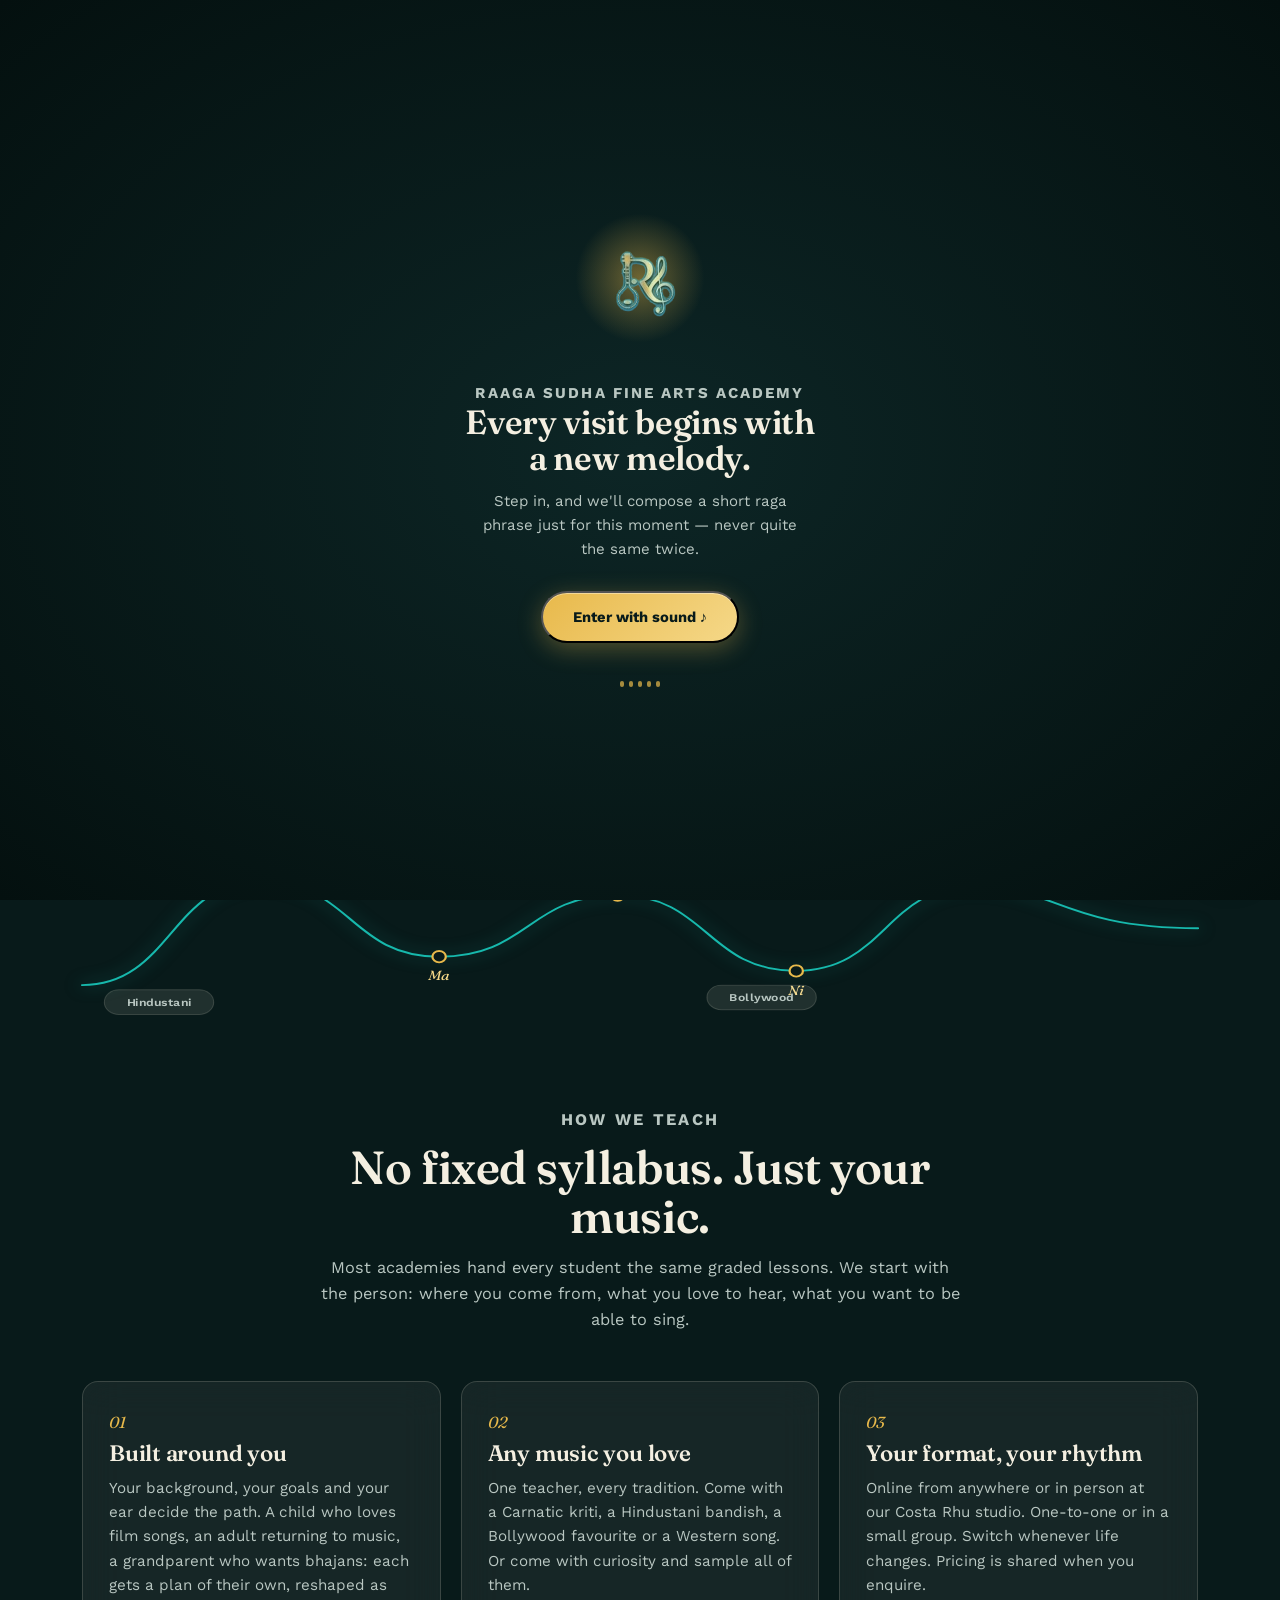
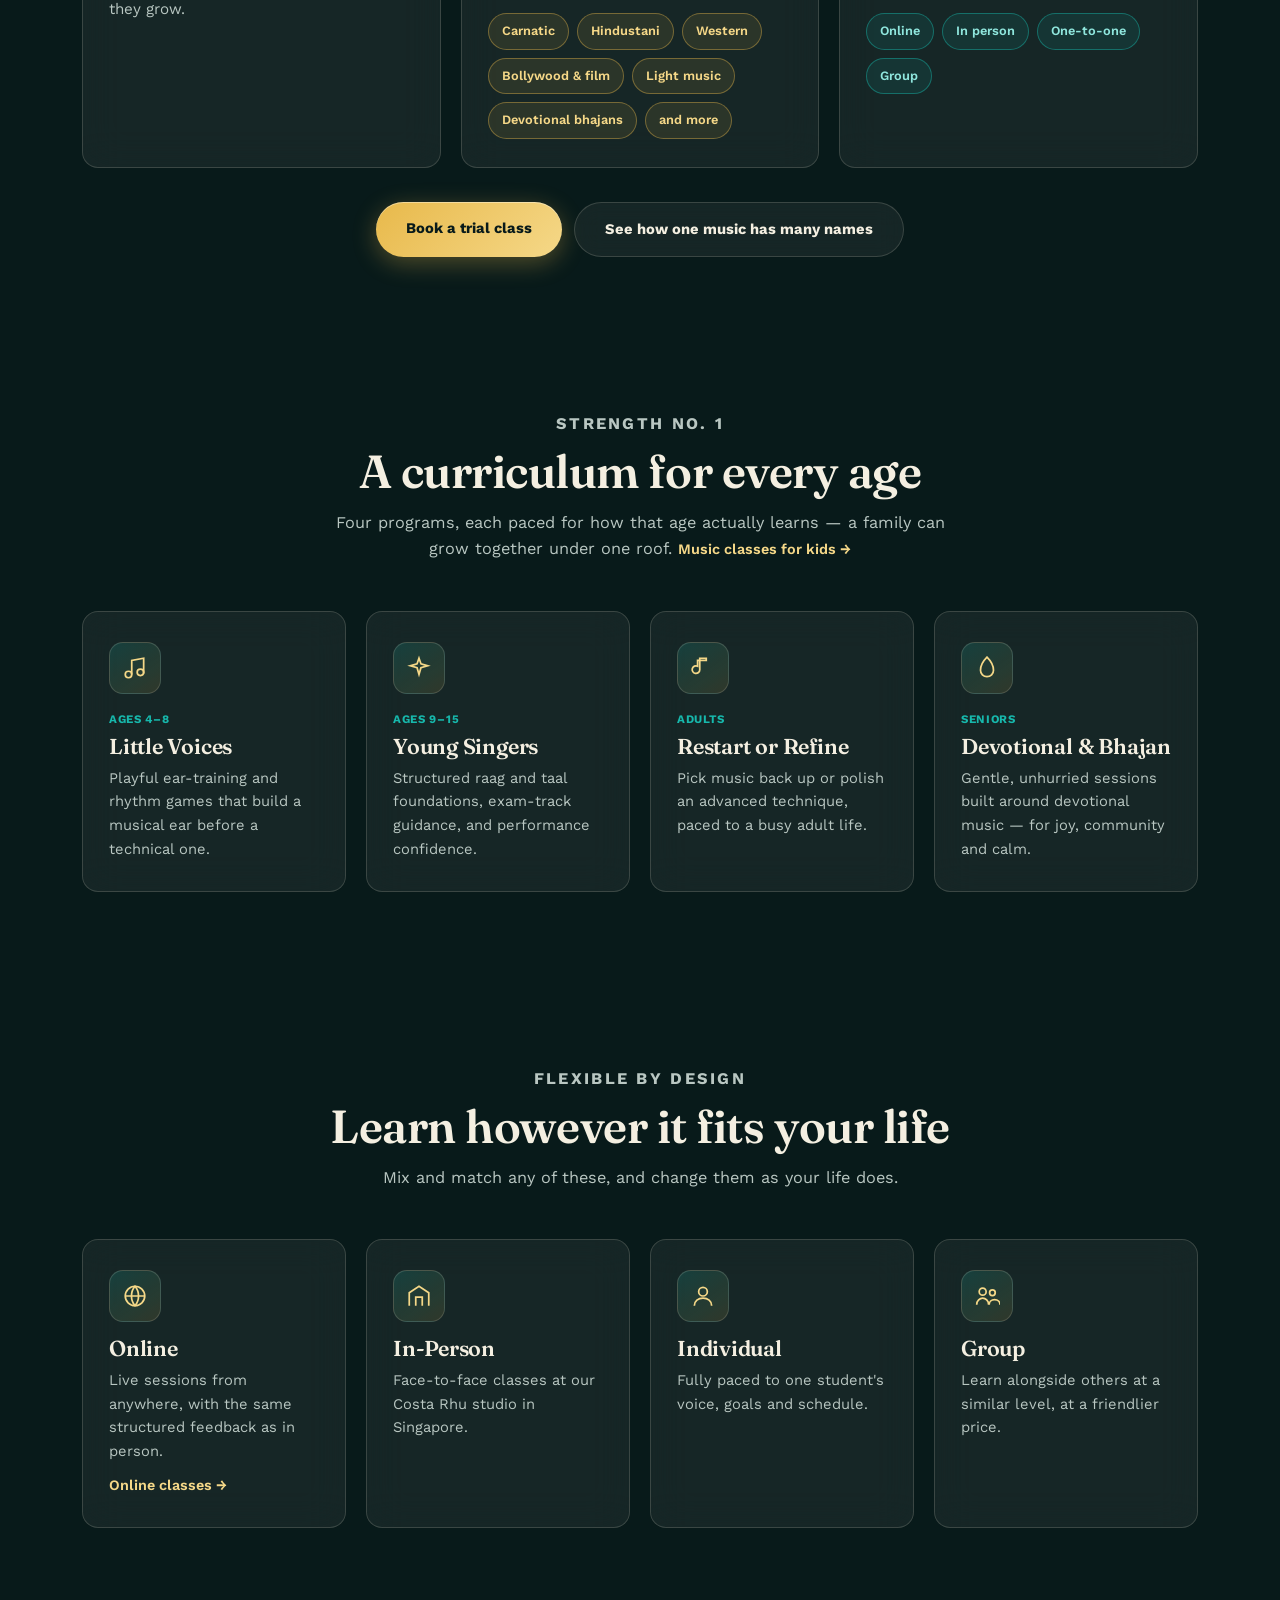
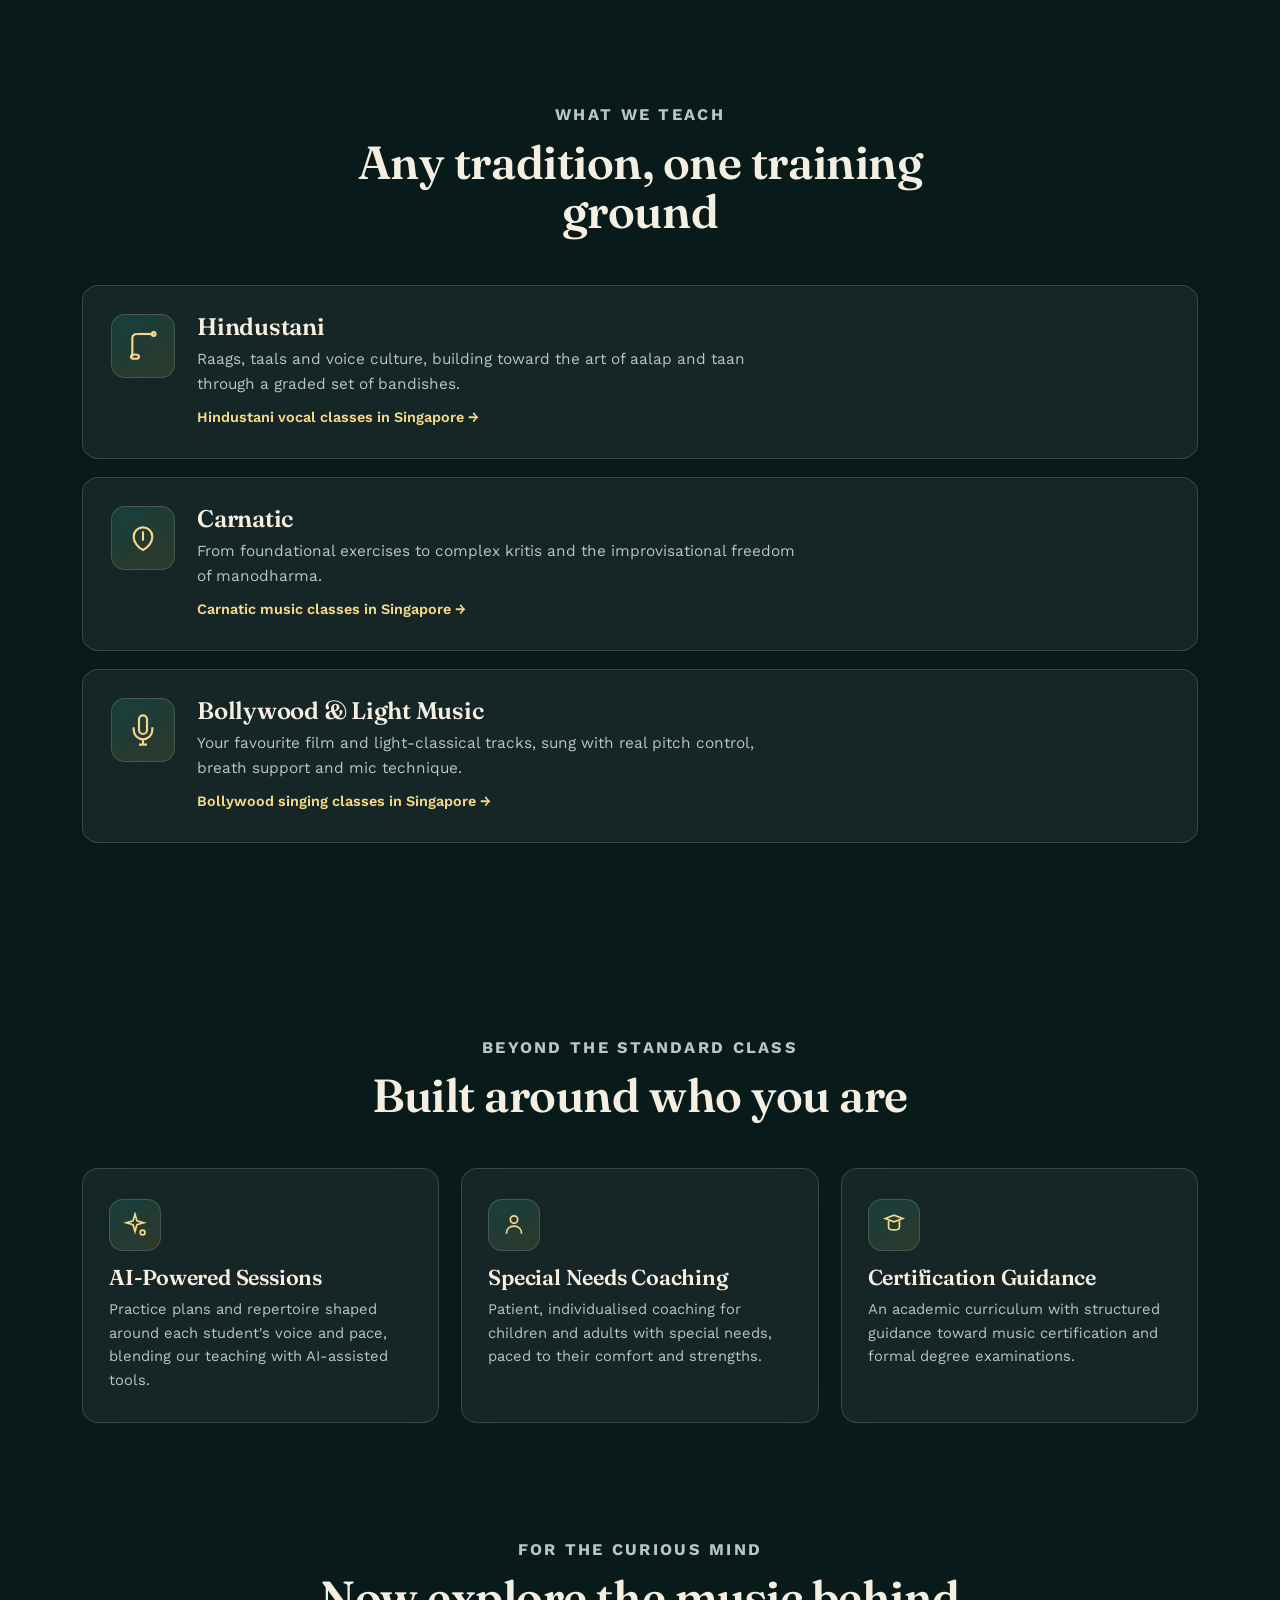
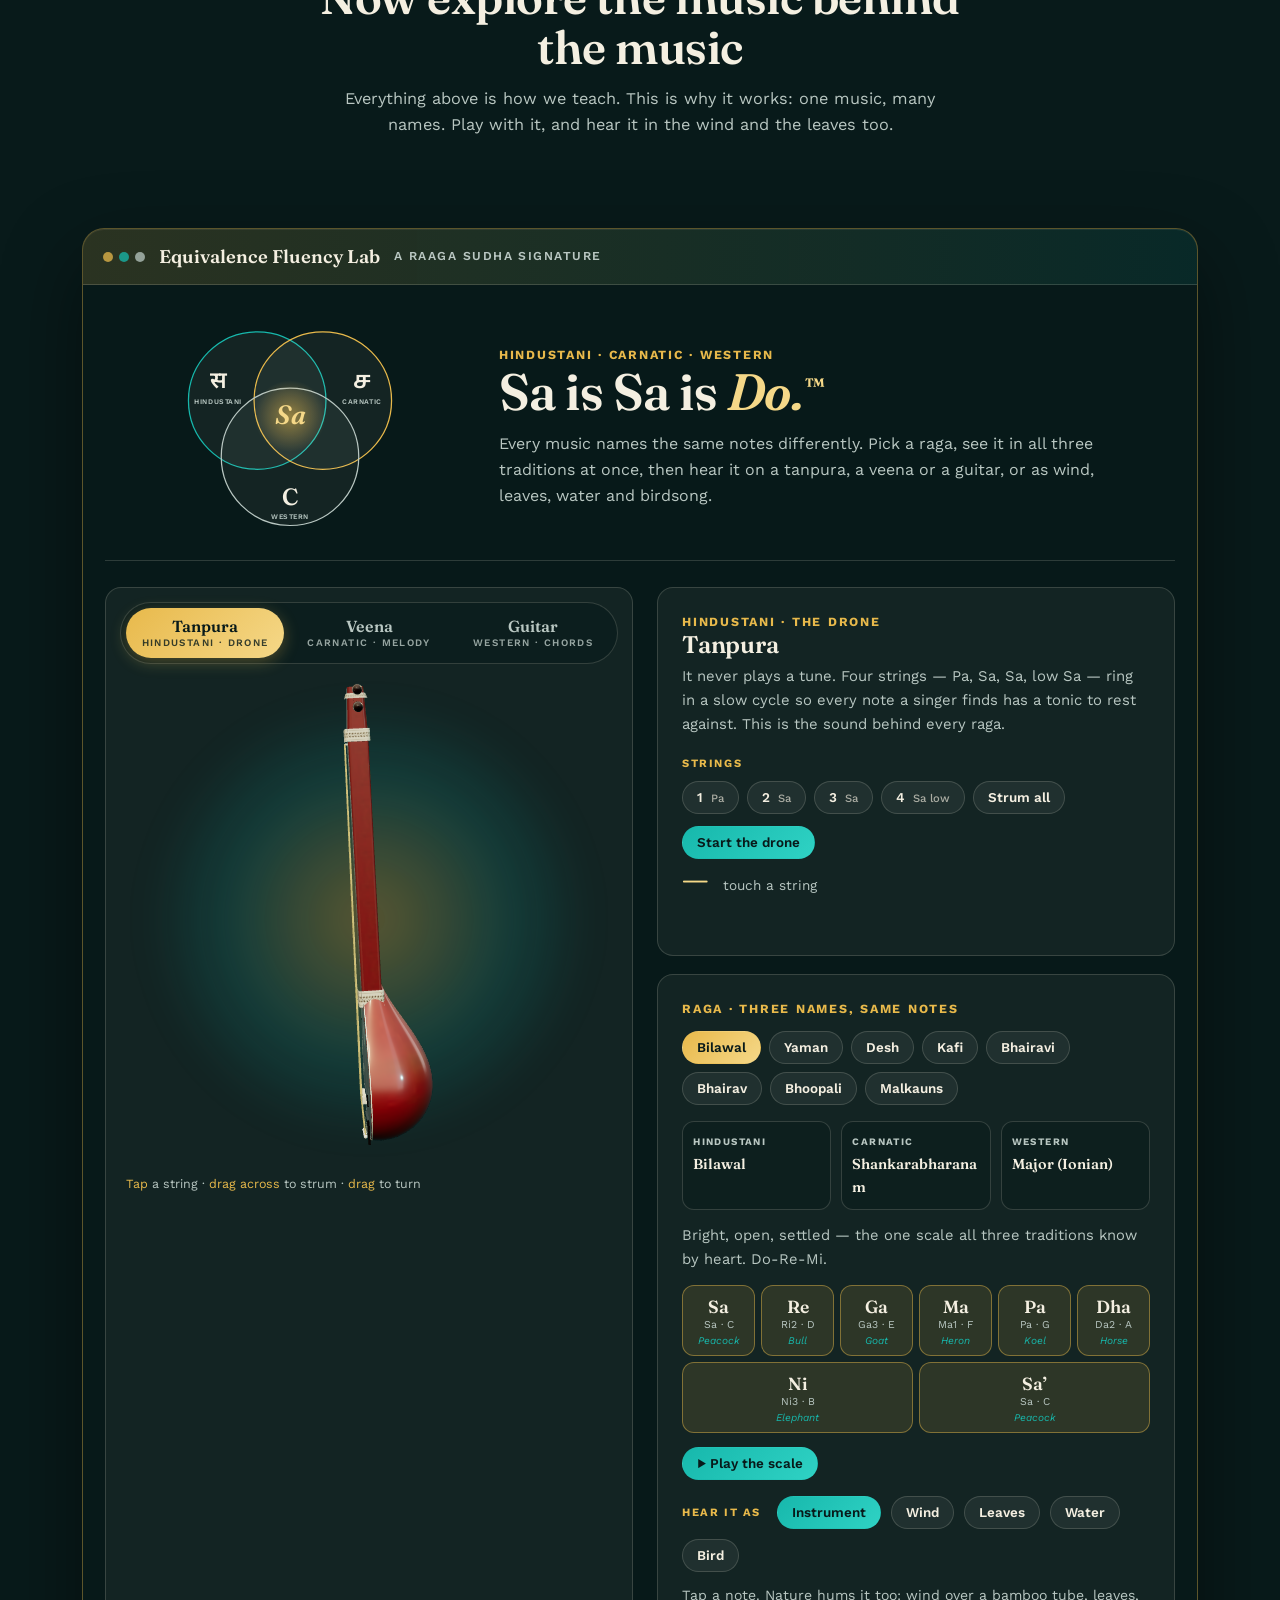
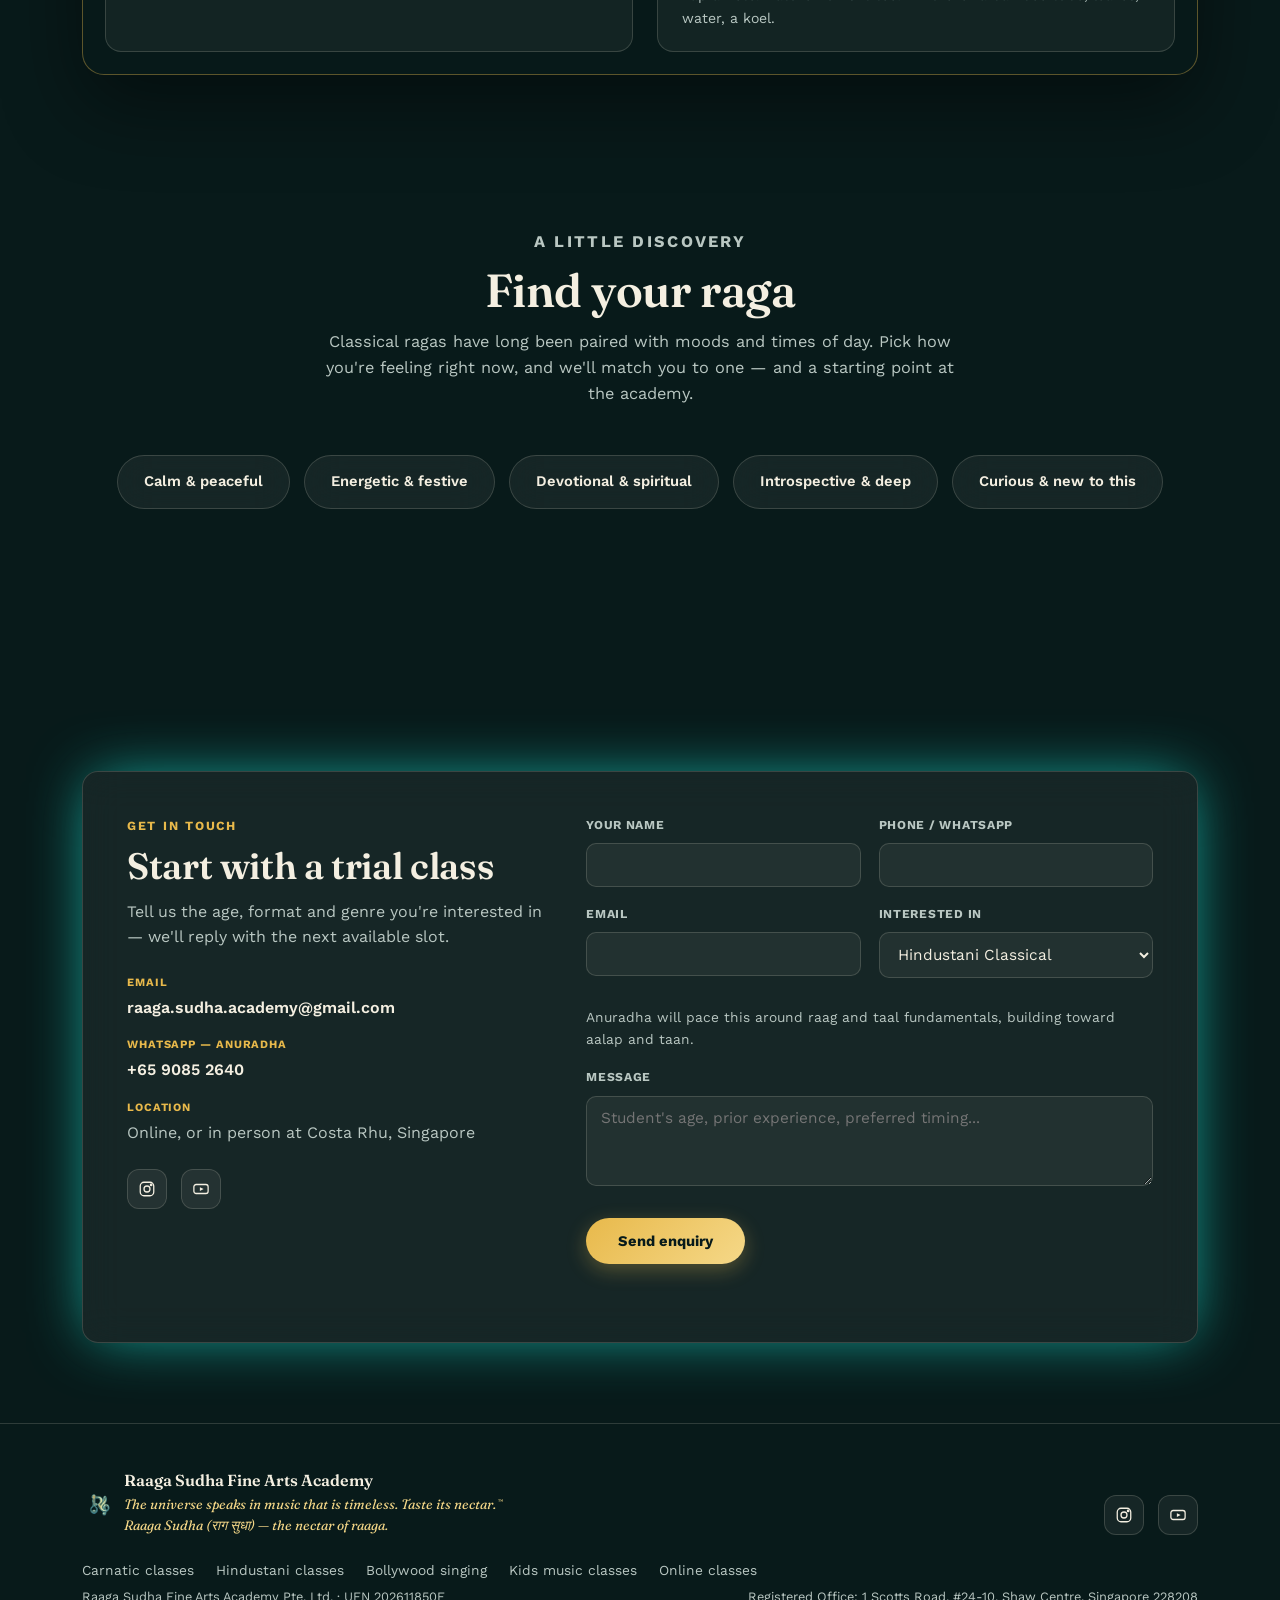
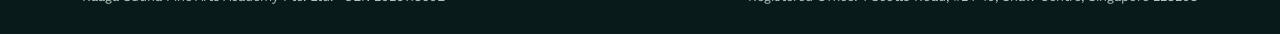
<file: index.html>
<!DOCTYPE html>
<html lang="en">
<head>
<!-- Google tag (gtag.js) -->
<script async src="https://www.googletagmanager.com/gtag/js?id=G-V64N5V9QJD"></script>
<script>
  window.dataLayer = window.dataLayer || [];
  function gtag(){dataLayer.push(arguments);}
  gtag('js', new Date());

  gtag('config', 'G-V64N5V9QJD');
</script>
<!-- Microsoft Clarity (heatmaps and session recordings) -->
<script type="text/javascript">
    (function(c,l,a,r,i,t,y){
        c[a]=c[a]||function(){(c[a].q=c[a].q||[]).push(arguments)};
        t=l.createElement(r);t.async=1;t.src="https://www.clarity.ms/tag/"+i;
        y=l.getElementsByTagName(r)[0];y.parentNode.insertBefore(t,y);
    })(window, document, "clarity", "script", "z2lc5nm26w");
</script>
<meta charset="UTF-8">
<meta name="viewport" content="width=device-width, initial-scale=1.0">
<title>Raaga Sudha Fine Arts Academy — Music Classes in Singapore</title>
<meta name="description" content="Raaga Sudha Fine Arts Academy — Hindustani, Carnatic, Bollywood and light music vocal training in Singapore, for every age, online or in person, one-to-one or in a group.">
<!-- SEO: canonical URL, crawler hints -->
<link rel="canonical" href="https://raagasudha.academy/">
<meta name="robots" content="index, follow, max-image-preview:large">
<meta name="theme-color" content="#081A1A">
<link rel="icon" type="image/png" href="https://raagasudha.academy/logo.PNG">
<link rel="apple-touch-icon" href="https://raagasudha.academy/logo.PNG">
<link rel="preload" as="image" href="logo.PNG">
<!-- Social previews: WhatsApp, Facebook, Instagram, LinkedIn, X -->
<meta property="og:type" content="website">
<meta property="og:site_name" content="Raaga Sudha Fine Arts Academy">
<meta property="og:locale" content="en_SG">
<meta property="og:url" content="https://raagasudha.academy/">
<meta property="og:title" content="Raaga Sudha Fine Arts Academy — Music Classes in Singapore">
<meta property="og:description" content="Carnatic, Hindustani, Western and Bollywood vocal classes for every age. No fixed syllabus — lessons shaped around you. Online or in person in Singapore. Book a trial class.">
<meta property="og:image" content="https://raagasudha.academy/og-image.jpg">
<meta property="og:image:width" content="1200">
<meta property="og:image:height" content="630">
<meta property="og:image:alt" content="Raaga Sudha Fine Arts Academy — music classes in Singapore for every age">
<meta name="twitter:card" content="summary_large_image">
<meta name="twitter:title" content="Raaga Sudha Fine Arts Academy — Music Classes in Singapore">
<meta name="twitter:description" content="Carnatic, Hindustani, Western and Bollywood vocal classes for every age, online or in person in Singapore.">
<meta name="twitter:image" content="https://raagasudha.academy/og-image.jpg">
<!-- Structured data for Google (business + courses) -->
<script type="application/ld+json">
{
  "@context": "https://schema.org",
  "@graph": [
    {
      "@type": ["MusicSchool", "LocalBusiness"],
      "@id": "https://raagasudha.academy/#academy",
      "name": "Raaga Sudha Fine Arts Academy",
      "legalName": "Raaga Sudha Fine Arts Academy Pte. Ltd.",
      "alternateName": "Raaga Sudha",
      "slogan": "The universe speaks in music that is timeless. Taste its nectar.",
      "description": "Hindustani, Carnatic, Western, Bollywood and light music vocal training in Singapore for every age, online or in person, one-to-one or in a group.",
      "url": "https://raagasudha.academy/",
      "logo": "https://raagasudha.academy/logo.PNG",
      "image": "https://raagasudha.academy/logo.PNG",
      "email": "raaga.sudha.academy@gmail.com",
      "telephone": "+6590852640",
      "address": {
        "@type": "PostalAddress",
        "streetAddress": "1 Scotts Road, #24-10, Shaw Centre",
        "addressLocality": "Singapore",
        "postalCode": "228208",
        "addressCountry": "SG"
      },
      "areaServed": [
        {"@type": "Country", "name": "Singapore"},
        {"@type": "Place", "name": "Online (worldwide)"}
      ],
      "knowsAbout": ["Carnatic music", "Hindustani classical music", "Western vocal music", "Bollywood singing", "Light music", "Devotional bhajans", "Voice training"],
      "sameAs": [
        "https://www.instagram.com/raagasudhafineartsacademy",
        "https://www.youtube.com/@raagasudha2026"
      ],
      "hasOfferCatalog": {
        "@type": "OfferCatalog",
        "name": "Vocal music classes",
        "itemListElement": [
          {"@type": "Offer", "itemOffered": {"@type": "Course", "name": "Carnatic vocal classes", "description": "From foundational exercises to kritis and manodharma, online or in person in Singapore.", "provider": {"@id": "https://raagasudha.academy/#academy"}}},
          {"@type": "Offer", "itemOffered": {"@type": "Course", "name": "Hindustani vocal classes", "description": "Raags, taals and voice culture building toward aalap and taan through graded bandishes.", "provider": {"@id": "https://raagasudha.academy/#academy"}}},
          {"@type": "Offer", "itemOffered": {"@type": "Course", "name": "Bollywood and light music singing classes", "description": "Film and light-classical songs with pitch control, breath support and mic technique.", "provider": {"@id": "https://raagasudha.academy/#academy"}}},
          {"@type": "Offer", "itemOffered": {"@type": "Course", "name": "Music classes for children (ages 4-15)", "description": "Little Voices (4-8) and Young Singers (9-15): ear training, rhythm, raag and taal foundations.", "provider": {"@id": "https://raagasudha.academy/#academy"}}},
          {"@type": "Offer", "itemOffered": {"@type": "Course", "name": "Adult and senior singing classes", "description": "Restart or refine for adults; devotional and bhajan sessions for seniors.", "provider": {"@id": "https://raagasudha.academy/#academy"}}}
        ]
      }
    },
    {
      "@type": "WebSite",
      "@id": "https://raagasudha.academy/#website",
      "url": "https://raagasudha.academy/",
      "name": "Raaga Sudha Fine Arts Academy",
      "publisher": {"@id": "https://raagasudha.academy/#academy"},
      "inLanguage": "en-SG"
    }
  ]
}
</script>
<link rel="preconnect" href="https://fonts.googleapis.com">
<link rel="preconnect" href="https://fonts.gstatic.com" crossorigin>
<link href="https://fonts.googleapis.com/css2?family=Fraunces:opsz,wght@9..144,300;9..144,450;9..144,600;9..144,700&family=Work+Sans:wght@300;400;500;600;700&family=Noto+Sans+Devanagari:wght@600&family=Noto+Sans+Tamil:wght@600&display=swap" rel="stylesheet">
<style>
  :root{
    --ink:#081A1A;
    --ink-2:#0D2626;
    --teal:#17B8AC;
    --teal-deep:#0A5C63;
    --gold:#E8B94B;
    --gold-soft:#F5D888;
    --ivory:#F4EFE1;
    --ivory-dim:#B9C7C2;
    --glass:rgba(244,239,225,0.06);
    --glass-strong:rgba(244,239,225,0.10);
    --glass-line:rgba(244,239,225,0.16);
    --display:'Fraunces', serif;
    --body:'Work Sans', sans-serif;
  }
  *{box-sizing:border-box; margin:0; padding:0;}
  html{scroll-behavior:smooth;}
  body{
    background:var(--ink);
    color:var(--ivory);
    font-family:var(--body);
    line-height:1.6;
    -webkit-font-smoothing:antialiased;
    overflow-x:hidden;
    position:relative;
  }
  img{max-width:100%; display:block;}
  a{color:inherit;}
  .wrap{max-width:1180px; margin:0 auto; padding:0 32px;}
  @media(max-width:640px){.wrap{padding:0 20px;}}

  h1,h2,h3{font-family:var(--display); font-weight:600; line-height:1.06; letter-spacing:-0.01em; color:var(--ivory);}
  h2{font-size:clamp(2rem,4vw,2.9rem);}
  .kicker{font-family:var(--body); font-size:0.78rem; font-weight:700; letter-spacing:0.14em; text-transform:uppercase; color:var(--gold);}

  /* ---------- ambient background blobs (glassmorphism backdrop) ---------- */
  .bg-blobs{position:fixed; inset:0; z-index:0; overflow:hidden; pointer-events:none;}
  .blob{position:absolute; border-radius:50%; filter:blur(70px); opacity:0.35; animation:drift 26s ease-in-out infinite;}
  .blob-1{width:520px; height:520px; background:var(--teal); top:-160px; left:-120px; animation-delay:0s;}
  .blob-2{width:460px; height:460px; background:var(--gold); top:20%; right:-160px; animation-delay:-8s;}
  .blob-3{width:420px; height:420px; background:var(--teal-deep); bottom:-140px; left:20%; animation-delay:-16s;}
  @keyframes drift{
    0%,100%{transform:translate(0,0) scale(1);}
    33%{transform:translate(40px,-30px) scale(1.08);}
    66%{transform:translate(-30px,20px) scale(0.96);}
  }
  @media (prefers-reduced-motion: reduce){ .blob{animation:none;} }

  main, header, footer{position:relative; z-index:1;}

  /* ---------- glass surface utility ---------- */
  .glass{
    background:var(--glass);
    border:1px solid var(--glass-line);
    backdrop-filter:blur(18px);
    -webkit-backdrop-filter:blur(18px);
    border-radius:16px;
  }

  /* ---------- header ---------- */
  header{position:sticky; top:0; z-index:100; background:rgba(8,26,26,0.55); backdrop-filter:blur(14px); -webkit-backdrop-filter:blur(14px); border-bottom:1px solid var(--glass-line);}
  .nav{display:flex; align-items:center; justify-content:space-between; padding:12px 32px; max-width:1180px; margin:0 auto;}
  .brand{display:flex; align-items:center; gap:12px; text-decoration:none;}
  .brand img{width:46px; height:46px; border-radius:10px;}
  .brand-text{font-family:var(--display); font-weight:600; font-size:1.12rem; color:var(--ivory);}
  .brand-text span{display:block; font-family:var(--body); font-size:0.6rem; letter-spacing:0.16em; text-transform:uppercase; color:var(--gold); font-weight:600;}
  nav.links{display:flex; gap:28px; align-items:center;}
  nav.links a{text-decoration:none; font-size:0.88rem; font-weight:600; color:var(--ivory-dim); transition:color .2s ease;}
  nav.links a:hover{color:var(--gold);}
  .nav-cta{background:linear-gradient(135deg,var(--gold),var(--gold-soft)); color:var(--ink) !important; padding:10px 20px; border-radius:999px; font-weight:700 !important; box-shadow:0 4px 18px rgba(232,185,75,0.35);}
  .menu-toggle{display:none; background:none; border:none; cursor:pointer;}
  .menu-toggle span{display:block; width:22px; height:2px; background:var(--ivory); margin:5px 0;}

  /* ---------- hero ---------- */
  .hero{padding:76px 0 40px; text-align:center;}
  .logo-halo{position:relative; width:150px; height:150px; margin:0 auto 30px;}
  .halo-ring{position:absolute; inset:0; border-radius:50%; background:radial-gradient(circle, rgba(232,185,75,0.45) 0%, rgba(232,185,75,0) 70%); animation:pulse 4s ease-in-out infinite;}
  @keyframes pulse{0%,100%{transform:scale(0.92); opacity:0.7;} 50%{transform:scale(1.12); opacity:1;}}
  @media (prefers-reduced-motion: reduce){ .halo-ring{animation:none;} }
  .logo-halo img{position:relative; z-index:2; width:112px; height:112px; margin:19px auto; border-radius:24px; box-shadow:0 10px 40px rgba(0,0,0,0.45);}

  .hero-eyebrow{display:flex; align-items:center; justify-content:center; gap:10px; margin-bottom:18px;}
  .hero-eyebrow .dot{width:6px; height:6px; border-radius:50%; background:var(--gold);}
  .hero h1{font-size:clamp(2.1rem,4.4vw,3.5rem); max-width:22ch; margin:0 auto;}
  .hero h1 em{font-style:italic; background:linear-gradient(100deg,#c99a2e,var(--gold) 40%,var(--gold-soft) 60%,#c99a2e); background-size:220% auto; -webkit-background-clip:text; background-clip:text; -webkit-text-fill-color:transparent; animation:shimmer 6s ease-in-out infinite;}
  @keyframes shimmer{0%,100%{background-position:0% center;} 50%{background-position:100% center;}}
  @media (prefers-reduced-motion: reduce){ .hero h1 em{animation:none;} }
  .hero p.lede{font-size:1.08rem; color:var(--ivory-dim); max-width:52ch; margin:22px auto 34px;}
  .hero-ctas{display:flex; gap:16px; flex-wrap:wrap; justify-content:center;}
  .btn{display:inline-block; padding:15px 30px; border-radius:999px; font-weight:700; font-size:0.92rem; text-decoration:none; transition:all .2s ease; font-family:var(--body);}
  .btn-solid{background:linear-gradient(135deg,var(--gold),var(--gold-soft)); color:var(--ink); box-shadow:0 6px 24px rgba(232,185,75,0.32), inset 0 1px 0 rgba(255,255,255,0.4);}
  .btn-solid:hover{transform:translateY(-2px); box-shadow:0 10px 30px rgba(232,185,75,0.45);}
  .btn-glass{color:var(--ivory); border:1px solid var(--glass-line); background:var(--glass); backdrop-filter:blur(12px);}
  .btn-glass:hover{border-color:var(--teal); color:var(--teal);}

  /* ---------- voice-contour hero graphic ---------- */
  .contour-stage{position:relative; margin-top:60px; height:180px;}
  .contour-stage svg{width:100%; height:100%; overflow:visible;}
  .contour-path{fill:none; stroke:var(--teal); stroke-width:2; stroke-linecap:round; filter:drop-shadow(0 0 8px rgba(23,184,172,0.5));
    stroke-dasharray:1500; stroke-dashoffset:1500; animation:draw 2.6s ease forwards .2s;}
  @keyframes draw{to{stroke-dashoffset:0;}}
  .sargam{opacity:0; animation:pop .5s ease forwards;}
  .sargam circle{fill:var(--ink); stroke:var(--gold); stroke-width:2;}
  .sargam text{font-family:var(--display); font-style:italic; font-size:14px; fill:var(--gold-soft);}
  @keyframes pop{to{opacity:1;}}
  .genre-pill{opacity:0; animation:pop .5s ease forwards; cursor:pointer;}
  .genre-pill rect{fill:var(--glass-strong); stroke:var(--glass-line); transition:fill .2s ease, stroke .2s ease;}
  .genre-pill:hover rect{stroke:var(--gold); fill:rgba(232,185,75,0.16);}
  .genre-pill text{font-family:var(--body); font-size:11px; font-weight:600; fill:var(--ivory-dim); transition:fill .2s ease;}
  .genre-pill:hover text{fill:var(--gold-soft);}
  .contour-path.active-glow{filter:drop-shadow(0 0 14px currentColor);}
  @media (prefers-reduced-motion: reduce){
    .contour-path{animation:none; stroke-dashoffset:0;}
    .sargam, .genre-pill{animation:none; opacity:1;}
  }

  /* ---------- section shells ---------- */
  section{padding:80px 0;}
  .section-head{max-width:640px; margin:0 auto 48px; text-align:center;}
  .section-head h2{margin-top:10px;}
  .section-head p{margin-top:14px; color:var(--ivory-dim); font-size:1.02rem;}

  /* ---------- icon tiles (ages / formats / genres / programs) ---------- */
  .icon-badge{width:52px; height:52px; border-radius:14px; display:flex; align-items:center; justify-content:center; background:linear-gradient(145deg, rgba(23,184,172,0.18), rgba(232,185,75,0.12)); border:1px solid var(--glass-line); margin-bottom:16px;}
  .icon-badge svg{width:26px; height:26px; stroke:var(--gold-soft); fill:none; stroke-width:1.6;}

  .grid-4{display:grid; grid-template-columns:repeat(4,1fr); gap:20px;}
  .grid-3{display:grid; grid-template-columns:repeat(3,1fr); gap:22px;}
  @media(max-width:920px){.grid-4{grid-template-columns:1fr 1fr;} .grid-3{grid-template-columns:1fr 1fr;}}
  @media(max-width:560px){.grid-4{grid-template-columns:1fr;} .grid-3{grid-template-columns:1fr;}}

  .tile{padding:30px 26px; transition:transform .25s ease, border-color .25s ease, background .25s ease;}
  .tile:hover{transform:translateY(-4px); border-color:rgba(232,185,75,0.4); background:var(--glass-strong);}
  .tile .tag{font-size:0.72rem; font-weight:700; color:var(--teal); letter-spacing:0.06em; text-transform:uppercase;}
  .tile h3{font-family:var(--display); font-size:1.35rem; font-weight:600; margin:8px 0 8px;}
  .tile p{font-size:0.92rem; color:var(--ivory-dim);}

  /* ---------- genres full rows ---------- */
  .genre-row{display:grid; grid-template-columns:auto 1fr; gap:22px; align-items:flex-start; padding:28px; margin-bottom:18px;}
  .genre-row h3{font-size:1.5rem; margin-bottom:8px;}
  .genre-row p{color:var(--ivory-dim); font-size:0.96rem; max-width:60ch;}
  @media(max-width:640px){.genre-row{grid-template-columns:1fr;}}

  /* ---------- enquire ---------- */
  .enquire-wrap{display:grid; grid-template-columns:0.85fr 1.15fr; gap:40px; align-items:start; padding:44px;}
  .contact-line{margin-top:24px; display:flex; flex-direction:column; gap:16px;}
  .contact-line a{text-decoration:none; font-weight:600;}
  .contact-line .label{display:block; font-size:0.7rem; font-weight:700; color:var(--gold); text-transform:uppercase; letter-spacing:0.08em; margin-bottom:3px;}
  .social-row{display:flex; gap:14px; margin-top:24px;}
  .social-row a{width:40px; height:40px; border-radius:12px; display:flex; align-items:center; justify-content:center; border:1px solid var(--glass-line); background:var(--glass); transition:border-color .2s ease, transform .2s ease;}
  .social-row a:hover{border-color:var(--gold); transform:translateY(-2px);}
  .social-row svg{width:18px; height:18px; stroke:var(--ivory); fill:none; stroke-width:1.7;}

  form{display:flex; flex-direction:column; gap:18px;}
  .field-row{display:grid; grid-template-columns:1fr 1fr; gap:18px;}
  label{display:block; font-size:0.76rem; font-weight:700; color:var(--ivory-dim); text-transform:uppercase; letter-spacing:0.06em; margin-bottom:8px;}
  input,select,textarea{width:100%; background:rgba(244,239,225,0.05); border:1px solid var(--glass-line); border-radius:10px; padding:12px 14px; font-family:var(--body); font-size:0.96rem; color:var(--ivory); outline:none; transition:border-color .2s ease;}
  input:focus,select:focus,textarea:focus{border-color:var(--teal);}
  textarea{resize:vertical; min-height:90px;}
  select option{background:var(--ink-2); color:var(--ivory);}
  form button{align-self:flex-start; margin-top:6px; background:linear-gradient(135deg,var(--gold),var(--gold-soft)); color:var(--ink); border:none; padding:14px 32px; font-weight:700; font-size:0.92rem; border-radius:999px; cursor:pointer; font-family:var(--body); box-shadow:0 6px 20px rgba(232,185,75,0.3);}
  form button:hover{transform:translateY(-2px);}
  form button:disabled{opacity:0.6; cursor:wait; transform:none;}
  #form-status{font-size:0.86rem; color:var(--ivory-dim); min-height:1.2em;}
  @media(max-width:760px){.enquire-wrap{grid-template-columns:1fr; padding:28px;} .field-row{grid-template-columns:1fr;}}

  /* ---------- footer ---------- */
  footer{padding:44px 0 26px; border-top:1px solid var(--glass-line);}
  .footer-top{display:flex; align-items:center; justify-content:space-between; flex-wrap:wrap; gap:20px; margin-bottom:22px;}
  .footer-brand{display:flex; align-items:center; gap:10px;}
  .footer-brand img{width:32px; height:32px; border-radius:8px;}
  .footer-row{display:flex; justify-content:space-between; flex-wrap:wrap; gap:12px; font-size:0.8rem; color:var(--ivory-dim);}
  .footer-row a:hover{color:var(--gold);}

  button:focus-visible, a:focus-visible, input:focus-visible, select:focus-visible, textarea:focus-visible{outline:2px solid var(--teal); outline-offset:2px;}

  /* ---------- entrance gate ---------- */
  #gate{position:fixed; inset:0; z-index:1000; background:radial-gradient(ellipse at center, #0D2626 0%, #04100F 100%); display:flex; flex-direction:column; align-items:center; justify-content:center; text-align:center; transition:opacity .8s ease, visibility .8s ease;}
  #gate.hidden{opacity:0; visibility:hidden; pointer-events:none;}
  .gate-halo{position:relative; width:130px; height:130px; margin-bottom:26px;}
  .gate-halo .halo-ring{animation-duration:3s;}
  .gate-halo img{position:relative; z-index:2; width:98px; height:98px; margin:16px auto; border-radius:22px;}
  #gate h2{font-size:clamp(1.5rem,3.4vw,2.1rem); max-width:16ch;}
  #gate p{color:var(--ivory-dim); margin-top:12px; max-width:38ch; font-size:0.94rem;}
  #enterBtn{margin-top:30px;}
  .gate-eq{display:flex; gap:5px; align-items:flex-end; height:22px; margin-top:22px;}
  .gate-eq span{width:4px; background:var(--gold); border-radius:2px; height:6px; opacity:0.7;}
  .gate-eq.playing span{animation:eq 0.9s ease-in-out infinite;}
  .gate-eq span:nth-child(1){animation-delay:0s;} .gate-eq span:nth-child(2){animation-delay:.15s;}
  .gate-eq span:nth-child(3){animation-delay:.3s;} .gate-eq span:nth-child(4){animation-delay:.45s;}
  .gate-eq span:nth-child(5){animation-delay:.6s;}
  @keyframes eq{0%,100%{height:6px;} 50%{height:22px;}}

  /* ---------- ambient note particles ---------- */
  #noteField{position:fixed; inset:0; z-index:0; pointer-events:none; overflow:hidden;}
  .note-glyph{position:absolute; bottom:-40px; color:var(--gold); opacity:0; font-family:var(--display); font-style:italic; animation:rise linear infinite;}
  @keyframes rise{
    0%{transform:translateY(0) rotate(0deg); opacity:0;}
    10%{opacity:0.5;}
    90%{opacity:0.35;}
    100%{transform:translateY(-110vh) rotate(20deg); opacity:0;}
  }
  @media (prefers-reduced-motion: reduce){ .note-glyph{display:none;} }

  /* ---------- sticky sound control ---------- */
  #soundToggle{position:relative; width:54px; height:54px; border-radius:50%; display:flex; align-items:center; justify-content:center; cursor:pointer; box-shadow:0 8px 24px rgba(0,0,0,0.35);}
  #soundToggle svg{width:22px; height:22px; stroke:var(--gold-soft); fill:none; stroke-width:1.7;}
  #soundToggle .mini-eq{position:absolute; bottom:6px; display:flex; gap:2px; align-items:flex-end; height:8px;}
  #soundToggle .mini-eq span{width:2px; background:var(--teal); height:2px; border-radius:1px;}
  #soundToggle.playing .mini-eq span{animation:eq 0.9s ease-in-out infinite;}

  /* ---------- genre-reactive enquire panel ---------- */
  .enquire-wrap{transition:box-shadow .6s ease, border-color .6s ease;}
  .enquire-wrap.genre-glow{box-shadow:0 0 60px -10px var(--genre-color, var(--gold));}
  #genrePreview{font-size:0.86rem; color:var(--ivory-dim); margin-top:10px; min-height:1.3em; transition:color .4s ease;}

  /* ---------- success modal ---------- */
  #successModal{position:fixed; inset:0; z-index:900; background:rgba(4,16,15,0.82); backdrop-filter:blur(6px); display:flex; align-items:center; justify-content:center; opacity:0; visibility:hidden; transition:opacity .4s ease, visibility .4s ease;}
  #successModal.show{opacity:1; visibility:visible;}
  .success-card{max-width:420px; padding:40px 34px; text-align:center; position:relative;}
  .success-card h3{font-size:1.6rem; margin-bottom:12px;}
  .success-card p{color:var(--ivory-dim); font-size:0.96rem;}
  .success-close{margin-top:24px; display:inline-block;}
  #burstField{position:absolute; inset:0; pointer-events:none; overflow:visible;}
  .burst-note{position:absolute; bottom:20%; left:50%; color:var(--gold); font-family:var(--display); font-style:italic; opacity:0; animation:burst 1.4s ease forwards;}
  @keyframes burst{
    0%{transform:translate(-50%,0) scale(0.6); opacity:0;}
    15%{opacity:1;}
    100%{transform:translate(calc(-50% + var(--bx,0px)), -140px) scale(1.1); opacity:0;}
  }
  @media (prefers-reduced-motion: reduce){ .burst-note{display:none;} }

  /* ---------- sitar-string scroll progress ---------- */
  #stringBar{position:fixed; top:0; left:0; width:100%; height:26px; z-index:99; pointer-events:none;}
  #stringBar svg{width:100%; height:100%; display:block;}
  #stringPath{stroke:url(#stringGrad); stroke-width:1.6; fill:none; filter:drop-shadow(0 0 4px rgba(232,185,75,0.5));}

  /* ---------- time-of-day raga line ---------- */
  #timeRaga{font-size:0.86rem; color:var(--ivory-dim); margin:6px auto 0; font-style:italic; font-family:var(--display); max-width:56ch;}

  /* ---------- control cluster (replay + drone) ---------- */
  #controlCluster{position:fixed; right:24px; bottom:24px; z-index:60; display:flex; flex-direction:column; gap:12px; align-items:flex-end;}
  #droneToggle{width:54px; height:54px; border-radius:50%; display:flex; align-items:center; justify-content:center; cursor:pointer; box-shadow:0 8px 24px rgba(0,0,0,0.35); position:relative;}
  #droneToggle svg{width:20px; height:20px; stroke:var(--ivory-dim); fill:none; stroke-width:1.6; transition:stroke .3s ease;}
  #droneToggle.active svg{stroke:var(--teal);}
  #droneToggle.active{box-shadow:0 0 0 0 rgba(23,184,172,0.5); animation:droneglow 2.2s ease-in-out infinite;}
  @keyframes droneglow{0%,100%{box-shadow:0 0 0 0 rgba(23,184,172,0.35);} 50%{box-shadow:0 0 0 10px rgba(23,184,172,0);}}
  .control-label{position:absolute; right:64px; top:50%; transform:translateY(-50%); background:var(--ink-2); border:1px solid var(--glass-line); padding:5px 10px; border-radius:6px; font-size:0.72rem; white-space:nowrap; opacity:0; pointer-events:none; transition:opacity .2s ease;}
  #droneToggle:hover .control-label, #soundToggle:hover .control-label{opacity:1;}

  /* ---------- cursor notes (hero only) ---------- */
  .cursor-note{position:fixed; z-index:5; pointer-events:none; color:var(--gold); font-family:var(--display); font-style:italic; opacity:0; animation:cursorRise 1s ease forwards;}
  @keyframes cursorRise{0%{transform:translateY(0) scale(0.8); opacity:0.8;} 100%{transform:translateY(-46px) scale(1.1); opacity:0;}}

  /* ---------- mood quiz ---------- */
  .mood-grid{display:flex; flex-wrap:wrap; gap:14px; justify-content:center; margin-top:8px;}
  .mood-chip{padding:14px 26px; border-radius:999px; font-weight:600; font-size:0.92rem; cursor:pointer; transition:all .25s ease;}
  .mood-chip:hover{border-color:var(--gold); transform:translateY(-2px);}
  .mood-chip.selected{background:linear-gradient(135deg,var(--gold),var(--gold-soft)); color:var(--ink); border-color:transparent;}
  #moodResult{max-width:560px; margin:36px auto 0; padding:32px; text-align:center; opacity:0; max-height:0; overflow:hidden; transition:opacity .5s ease, max-height .5s ease, padding .5s ease;}
  #moodResult.show{opacity:1; max-height:400px; padding:32px;}
  #moodResult .raga-name{font-family:var(--display); font-style:italic; font-size:1.7rem; color:var(--gold-soft); margin:6px 0 12px;}
  #moodResult p{color:var(--ivory-dim); font-size:0.94rem;}
  #moodResult .btn{margin-top:20px;}



  @media(max-width:760px){
    nav.links{display:none;}
    .menu-toggle{display:block;}
    nav.links.open{display:flex; flex-direction:column; position:absolute; top:100%; left:0; right:0; background:rgba(8,26,26,0.97); padding:20px 28px 26px; border-bottom:1px solid var(--glass-line); gap:18px;}
  }

  /* ---------- instruments: touch · listen · compare ---------- */
  #instruments{padding-top:40px; scroll-margin-top:64px;}
  .instr{display:grid; grid-template-columns:minmax(0,1.02fr) minmax(0,1fr); gap:24px; align-items:stretch;}
  .inst-stage-card{padding:14px 14px 16px; display:flex; flex-direction:column; gap:12px; min-width:0;}
  .itabs{display:grid; grid-template-columns:repeat(3,1fr); gap:6px; padding:5px; border-radius:999px; background:rgba(8,26,26,.45); border:1px solid var(--glass-line);}
  .itab{appearance:none; border:0; background:transparent; color:var(--ivory-dim); font-family:var(--body); cursor:pointer; padding:9px 8px; border-radius:999px; line-height:1.15; transition:background .25s ease,color .25s ease;}
  .itab b{display:block; font-family:var(--display); font-weight:600; font-size:1rem; letter-spacing:0;}
  .itab small{display:block; font-size:.62rem; letter-spacing:.14em; text-transform:uppercase; font-weight:600; opacity:.8; margin-top:2px;}
  .itab:hover{color:var(--ivory);}
  .itab[aria-selected="true"]{background:linear-gradient(135deg,var(--gold),var(--gold-soft)); color:var(--ink); box-shadow:0 4px 16px rgba(232,185,75,.3);}
  .itab:focus-visible,.nchip:focus-visible,.rchip:focus-visible,.schip:focus-visible,.swtile:focus-visible,.rbtn:focus-visible{outline:2px solid var(--gold); outline-offset:2px;}
  .stage{position:relative; width:100%; height:clamp(420px,68vh,620px); border-radius:12px; overflow:hidden; touch-action:pan-y;}
  .stage-halo{position:absolute; inset:6% 4%; border-radius:50%; background:radial-gradient(circle, rgba(232,185,75,.34) 0%, rgba(23,184,172,.16) 45%, transparent 70%); filter:blur(18px); pointer-events:none; animation:pulse 6s ease-in-out infinite;}
  .gl3d{position:absolute; inset:0; width:100%; height:100%; display:block; cursor:grab; touch-action:pan-y; -webkit-tap-highlight-color:transparent;}
  .gl3d:active{cursor:grabbing;}
  .stage .fallback{display:none; position:absolute; inset:0; align-items:center; justify-content:center; text-align:center; padding:24px; color:var(--ivory-dim); font-size:.95rem;}
  .stage.no-gl .gl3d{display:none;}
  .stage.no-gl .fallback{display:flex;}
  .stage-hint{display:flex; justify-content:space-between; gap:10px; flex-wrap:wrap; font-size:.78rem; color:var(--ivory-dim); padding:0 6px;}
  .stage-hint i{font-style:normal; color:var(--gold);}
  .note-pop{position:absolute; z-index:4; transform:translate(-50%,-50%); font-family:var(--display); font-style:italic; font-weight:600; font-size:1.6rem; color:var(--gold-soft); text-shadow:0 0 18px rgba(232,185,75,.9),0 2px 10px rgba(0,0,0,.6); pointer-events:none; animation:npop 1.1s ease-out forwards;}
  @keyframes npop{0%{opacity:0; transform:translate(-50%,-20%) scale(.8);} 20%{opacity:1;} 100%{opacity:0; transform:translate(-50%,-210%) scale(1.12);}}

  .inst-side{display:flex; flex-direction:column; gap:18px; min-width:0;}
  .inst-card{padding:24px 24px 22px; min-width:0;}
  .inst-card h3{font-size:1.5rem;}
  .inst-card .sub{color:var(--ivory-dim); font-size:.93rem; margin-top:8px;}
  .row-label{font-size:.7rem; font-weight:700; letter-spacing:.14em; text-transform:uppercase; color:var(--gold); margin:18px 0 8px;}
  .chips{display:flex; flex-wrap:wrap; gap:8px;}
  .schip,.rchip,.nchip,.rbtn{appearance:none; font-family:var(--body); cursor:pointer; color:var(--ivory); background:var(--glass); border:1px solid var(--glass-line); border-radius:999px; padding:8px 14px; font-size:.84rem; font-weight:600; transition:all .2s ease;}
  .schip:hover,.rchip:hover,.nchip:hover,.rbtn:hover{border-color:var(--gold); transform:translateY(-1px);}
  .schip small{opacity:.65; font-weight:500; margin-left:4px;}
  .rchip[aria-pressed="true"],.nchip[aria-pressed="true"]{background:linear-gradient(135deg,var(--gold),var(--gold-soft)); color:var(--ink); border-color:transparent;}
  .rbtn.solid{background:linear-gradient(135deg,var(--teal),#2fd2c4); color:var(--ink); border-color:transparent;}
  .rbtn[aria-pressed="true"]{background:var(--teal); color:var(--ink);}
  .nseg{display:flex; gap:6px; flex-wrap:wrap;}
  .now{display:flex; align-items:baseline; gap:14px; flex-wrap:wrap; min-height:2.6rem; margin-top:4px;}
  .now .big{font-family:var(--display); font-size:2rem; font-weight:600; color:var(--gold-soft); line-height:1;}
  .now .alt{font-size:.85rem; color:var(--ivory-dim);}
  .fretguide{font-size:.82rem; color:var(--ivory-dim); margin-top:12px; min-height:1.3em;}
  .fretguide b{color:var(--gold-soft); font-weight:600; letter-spacing:.04em;}

  .raga-top{display:grid; grid-template-columns:1fr; gap:6px;}
  .raga-names{display:grid; grid-template-columns:repeat(3,minmax(0,1fr)); gap:10px; margin-top:16px;}
  .raga-names div{padding:12px 10px 10px; border-radius:12px; background:rgba(8,26,26,.4); border:1px solid var(--glass-line); min-width:0;}
  .raga-names span{display:block; font-size:.62rem; letter-spacing:.14em; text-transform:uppercase; color:var(--ivory-dim); font-weight:700;}
  .raga-names strong{display:block; font-family:var(--display); font-weight:600; font-size:.9rem; margin-top:3px; color:var(--ivory); overflow-wrap:anywhere;}
  .raga-blurb{margin-top:14px; font-size:.92rem; color:var(--ivory-dim);}
  .ribbon{display:flex; gap:6px; flex-wrap:wrap; margin-top:14px;}
  .rib{flex:1 1 56px; min-width:54px; text-align:center; padding:9px 4px 8px; border-radius:12px; background:rgba(232,185,75,.12); border:1px solid rgba(232,185,75,.45); cursor:pointer; color:var(--ivory); font-family:var(--body); transition:all .18s ease;}
  .rib b{display:block; font-family:var(--display); font-size:1.02rem; font-weight:600;}
  .rib small{display:block; font-size:.66rem; color:var(--ivory-dim); margin-top:1px;}
  .rib:hover{transform:translateY(-2px);}
  .rib.on,.swtile.on{background:var(--gold); color:var(--ink); box-shadow:0 0 22px rgba(232,185,75,.55);}
  .rib.on small,.swtile.on small,.swtile.on .nm{color:var(--ink);}

  .swara-map{margin-top:28px; padding:26px 24px 24px;}
  .swara-map h3{font-size:1.4rem;}
  .swara-map .sub{color:var(--ivory-dim); font-size:.93rem; margin-top:6px; max-width:62ch;}
  .swgrid{display:grid; grid-template-columns:repeat(12,minmax(0,1fr)); gap:8px; margin-top:20px;}
  .swtile{appearance:none; font-family:var(--body); cursor:pointer; text-align:center; padding:12px 4px 10px; border-radius:12px; color:var(--ivory); background:rgba(244,239,225,.04); border:1px solid var(--glass-line); opacity:.5; transition:all .2s ease; min-width:0;}
  .swtile.in{opacity:1; background:rgba(232,185,75,.12); border-color:rgba(232,185,75,.5);}
  .swtile:hover{opacity:1; transform:translateY(-2px);}
  .swtile .st{display:block; font-size:.6rem; letter-spacing:.1em; color:var(--ivory-dim); margin-bottom:6px;}
  .swtile .nm{display:block; font-size:.78rem; line-height:1.35; color:var(--ivory-dim); overflow-wrap:anywhere;}
  .swtile .nm.p{font-family:var(--display); font-weight:600; font-size:1rem; color:var(--gold-soft);}
  .swtile.on .nm.p{color:var(--ink);}

  @media(max-width:980px){
    .instr{grid-template-columns:1fr;}
    .stage{height:clamp(380px,62vh,520px);}
    .swgrid{grid-template-columns:repeat(6,minmax(0,1fr));}
  }
  @media(max-width:520px){
    .inst-card,.swara-map{padding:20px 16px;}
    .itab b{font-size:.9rem;} .itab small{font-size:.54rem; letter-spacing:.08em;}
    .raga-names{grid-template-columns:1fr;}
    .raga-names div{display:flex; align-items:baseline; justify-content:space-between; gap:10px;}
    .swgrid{grid-template-columns:repeat(4,minmax(0,1fr));}
  }
  @media (prefers-reduced-motion: reduce){ .stage-halo{animation:none;} .note-pop{animation-duration:.01s;} }

  /* ---------- fluency band, fees, boxed lab ---------- */
  #fluency{padding:30px 0 70px;}
  .flu{display:grid; grid-template-columns:minmax(0,.9fr) minmax(0,1.1fr); gap:34px; align-items:center; padding:34px 36px;}
  .emblem{width:100%; max-width:340px; margin:0 auto; display:block;}
  .emblem .lobe{fill:rgba(244,239,225,.05); stroke-width:1.6;}
  .emblem .l1{stroke:var(--teal);} .emblem .l2{stroke:var(--gold);} .emblem .l3{stroke:var(--ivory-dim);}
  .emblem .glyph{font-size:30px; fill:var(--ivory); text-anchor:middle; font-weight:600;}
  .emblem .cap{font-family:var(--body); font-size:9px; letter-spacing:.08em; text-transform:uppercase; fill:var(--ivory-dim); text-anchor:middle; font-weight:600;}
  .emblem .core{font-family:var(--display); font-size:34px; font-weight:600; fill:var(--gold-soft); text-anchor:middle; font-style:italic;}
  .emblem .coreglow{fill:url(#coreg); animation:pulse 4.5s ease-in-out infinite; transform-origin:160px 132px;}
  .flu h2{margin-top:10px;}
  .flu .copy{color:var(--ivory-dim); margin-top:14px; max-width:56ch;}
  .scales{display:grid; gap:8px; margin-top:20px;}
  .scale{display:grid; grid-template-columns:96px 1fr; gap:12px; align-items:center; padding:10px 14px; border-radius:12px; background:rgba(8,26,26,.4); border:1px solid var(--glass-line);}
  .scale span{font-size:.64rem; letter-spacing:.14em; text-transform:uppercase; font-weight:700; color:var(--gold);}
  .scale b{font-family:var(--display); font-weight:600; font-size:1.05rem; letter-spacing:.04em; color:var(--ivory); overflow-wrap:anywhere;}
  .flu .btnrow{display:flex; gap:12px; flex-wrap:wrap; margin-top:22px;}
  .tagline{font-family:var(--display); font-style:italic; font-size:1.1rem; color:var(--gold-soft); margin-top:6px;}

  .fee-row{display:grid; grid-template-columns:repeat(3,minmax(0,1fr)); gap:20px; margin-top:26px;}
  .fee{padding:28px 26px; display:flex; flex-direction:column; gap:10px; min-width:0;}
  .fee .tag{font-size:.72rem; font-weight:700; letter-spacing:.14em; text-transform:uppercase; color:var(--gold);}
  .fee .price{display:flex; align-items:baseline; gap:8px;}
  .fee .price b{font-family:var(--display); font-size:2.5rem; font-weight:600; color:var(--ivory); line-height:1;}
  .fee .price span{color:var(--ivory-dim); font-size:.9rem;}
  .fee ul{list-style:none; display:grid; gap:7px; color:var(--ivory-dim); font-size:.92rem; margin-top:4px;}
  .fee li{padding-left:20px; position:relative;}
  .fee li::before{content:""; position:absolute; left:2px; top:.62em; width:8px; height:8px; border-radius:50%; background:var(--gold);}
  .fee.featured{border-color:rgba(232,185,75,.55); background:var(--glass-strong); box-shadow:0 10px 40px rgba(232,185,75,.12);}
  .fee .btn{margin-top:auto; text-align:center;}
  .fee-note{margin-top:16px; text-align:center; color:var(--ivory-dim); font-size:.86rem;}

  .lab-box{border:1px solid rgba(232,185,75,.38); border-radius:22px; background:rgba(8,26,26,.6); box-shadow:0 30px 80px rgba(0,0,0,.45), inset 0 1px 0 rgba(244,239,225,.08); overflow:hidden;}
  .lab-bar{display:flex; align-items:center; gap:14px; flex-wrap:wrap; padding:13px 20px; border-bottom:1px solid var(--glass-line); background:linear-gradient(90deg,rgba(232,185,75,.16),rgba(23,184,172,.10));}
  .lab-dots{display:flex; gap:6px;} .lab-dots i{width:10px; height:10px; border-radius:50%; background:var(--gold); opacity:.75;} .lab-dots i:nth-child(2){background:var(--teal);} .lab-dots i:nth-child(3){background:var(--ivory-dim);}
  .lab-title{font-family:var(--display); font-weight:600; font-size:1.15rem;}
  .lab-sub{font-size:.76rem; letter-spacing:.12em; text-transform:uppercase; color:var(--ivory-dim); font-weight:600;}
  .lab-body{padding:22px;}
  .lab-intro{max-width:70ch; color:var(--ivory-dim); margin-bottom:20px; font-size:.98rem;}
  .lab-box .glass{backdrop-filter:none; -webkit-backdrop-filter:none; background:rgba(244,239,225,.05);}
  .lab-box .stage{height:clamp(360px,54vh,500px);}
  #instruments{padding:60px 0;}

  @media(max-width:920px){ .flu{grid-template-columns:1fr; padding:26px 22px;} .fee-row{grid-template-columns:1fr;} }
  @media(max-width:520px){ .lab-body{padding:14px;} .scale{grid-template-columns:1fr; gap:2px;} }

  /* ---------- how we teach + lab hero ---------- */
  #different{padding:30px 0 60px;}
  .pillars{display:grid; grid-template-columns:repeat(3,minmax(0,1fr)); gap:20px;}
  .pillar{padding:28px 26px; min-width:0;}
  .pillar .num{font-family:var(--display); font-style:italic; color:var(--gold); font-size:1rem;}
  .pillar h3{font-size:1.4rem; margin:6px 0 10px;}
  .pillar p{color:var(--ivory-dim); font-size:.95rem;}
  .tags{display:flex; flex-wrap:wrap; gap:8px; margin-top:16px;}
  .tags span{padding:7px 13px; border-radius:999px; font-size:.8rem; font-weight:600; background:rgba(232,185,75,.10); border:1px solid rgba(232,185,75,.4); color:var(--gold-soft);}
  .tags.teal span{background:rgba(23,184,172,.10); border-color:rgba(23,184,172,.45); color:#8fe6dd;}
  .diff-cta{display:flex; gap:12px; flex-wrap:wrap; justify-content:center; margin-top:34px;}
  .lab-hero{display:grid; grid-template-columns:minmax(0,.7fr) minmax(0,1.3fr); gap:28px; align-items:center; margin-bottom:26px; padding:6px 4px 20px; border-bottom:1px solid var(--glass-line);}
  .lab-hero .emblem{max-width:250px;}
  .lab-hero h2{font-size:clamp(2rem,4.4vw,3.2rem);}
  .lab-hero h2 em{font-style:italic; color:var(--gold-soft);}
  .lab-hero .copy{color:var(--ivory-dim); margin-top:12px; max-width:60ch;}
  @media(max-width:920px){ .pillars{grid-template-columns:1fr;} .lab-hero{grid-template-columns:1fr;} .lab-hero .emblem{max-width:220px;} }

  /* ---------- nature equivalents ---------- */
  .tm{font-size:.38em; vertical-align:super; font-style:normal; color:var(--gold-soft); margin-left:2px;}
  #curious{padding:20px 0 30px;}
  .heardrow{display:flex; align-items:center; gap:10px; flex-wrap:wrap; margin-top:18px;}
  .heardrow .row-label{margin:0 6px 0 0;}
  .heardrow .hchip{appearance:none; font-family:var(--body); cursor:pointer; color:var(--ivory); background:var(--glass); border:1px solid var(--glass-line); border-radius:999px; padding:8px 14px; font-size:.84rem; font-weight:600; transition:all .2s ease;}
  .heardrow .hchip:hover{border-color:var(--teal);}
  .heardrow .hchip[aria-pressed="true"]{background:linear-gradient(135deg,var(--teal),#2fd2c4); color:var(--ink); border-color:transparent;}
  .natureline{margin-top:12px; font-size:.88rem; color:var(--ivory-dim); min-height:1.4em;}
  .natureline b{color:var(--gold-soft); font-weight:600;}
  .nature{margin-top:22px; padding-top:20px; border-top:1px solid var(--glass-line);}
  .nature h4{font-family:var(--display); font-size:1.15rem; font-weight:600;}
  .nature .sub2{color:var(--ivory-dim); font-size:.9rem; margin-top:6px; max-width:68ch;}
  .ngrid{display:grid; grid-template-columns:repeat(7,minmax(0,1fr)); gap:8px; margin-top:16px;}
  .ncard{appearance:none; font-family:var(--body); cursor:pointer; text-align:center; padding:12px 4px; border-radius:12px; color:var(--ivory); background:rgba(23,184,172,.07); border:1px solid rgba(23,184,172,.35); transition:all .2s ease; min-width:0;}
  .ncard:hover{transform:translateY(-2px); border-color:var(--teal);}
  .ncard.on{background:var(--teal); color:var(--ink);}
  .ncard.on small,.ncard.on em{color:var(--ink);}
  .ncard b{display:block; font-family:var(--display); font-size:1.05rem; color:var(--gold-soft);}
  .ncard.on b{color:var(--ink);}
  .ncard span{display:block; font-size:.86rem; margin-top:2px;}
  .ncard em{display:block; font-size:.7rem; font-style:italic; color:var(--ivory-dim); margin-top:1px;}
  @media(max-width:920px){ .ngrid{grid-template-columns:repeat(4,minmax(0,1fr));} }
  @media(max-width:520px){ .ngrid{grid-template-columns:repeat(2,minmax(0,1fr));} }

  .rib{flex:1 1 66px; padding:10px 4px 9px;}
  .rib b{font-size:1.1rem;}
  .rib em{display:block; font-size:.64rem; font-style:italic; color:var(--teal); margin-top:3px;}
  .rib.on em{color:var(--ink);}
  .heardrow{margin-top:16px;}

  .gloss{margin:16px 0 18px; font-size:.95rem; letter-spacing:.04em; color:var(--gold-soft);}
  .gloss b{font-family:var(--display); font-weight:600; color:var(--ivory);}
  .gloss span{font-family:'Noto Sans Devanagari',var(--body); margin-left:4px;}
  h1 .tm{font-size:.3em;}
  .more-link{display:inline-block; margin-top:10px; font-size:.9rem; font-weight:600; color:var(--gold-soft); text-decoration:none;}
  .more-link:hover{color:var(--gold);}
  .footer-explore{display:flex; flex-wrap:wrap; gap:10px 22px; margin:18px 0 6px; font-size:.86rem;}
  .footer-explore a{color:var(--ivory-dim); text-decoration:none;}
  .footer-explore a:hover{color:var(--gold-soft);}
</style>
</head>
<body>

<div id="stringBar" aria-hidden="true">
  <svg viewBox="0 0 1000 26" preserveAspectRatio="none">
    <defs>
      <linearGradient id="stringGrad" x1="0" y1="0" x2="1" y2="0">
        <stop offset="0%" stop-color="#E8B94B"/>
        <stop offset="100%" stop-color="#17B8AC"/>
      </linearGradient>
    </defs>
    <path id="stringPath" d="M0,13 Q500,13 1000,13"/>
  </svg>
</div>

<div class="bg-blobs" aria-hidden="true">
  <div class="blob blob-1"></div>
  <div class="blob blob-2"></div>
  <div class="blob blob-3"></div>
</div>

<div id="noteField" aria-hidden="true"></div>

<div id="gate">
  <div class="gate-halo"><div class="halo-ring"></div><img id="gateLogo" alt="Raaga Sudha Fine Arts Academy logo" width="360" height="346"></div>
  <p class="kicker">Raaga Sudha Fine Arts Academy</p>
  <h2>Every visit begins with a new melody.</h2>
  <p>Step in, and we'll compose a short raga phrase just for this moment — never quite the same twice.</p>
  <button id="enterBtn" class="btn btn-solid">Enter with sound ♪</button>
  <div class="gate-eq" id="gateEq"><span></span><span></span><span></span><span></span><span></span></div>
</div>

<div id="controlCluster">
  <div id="droneToggle" class="glass" role="button" tabindex="0" aria-label="Toggle tanpura drone">
    <span class="control-label">Tanpura drone</span>
    <svg viewBox="0 0 24 24"><path d="M9 18V5l11-2v14"/><circle cx="6" cy="18" r="3"/><circle cx="17" cy="16" r="3"/></svg>
  </div>
  <div id="soundToggle" class="glass" role="button" tabindex="0" aria-label="Play a new melody">
    <span class="control-label">New melody</span>
    <svg id="soundIcon" viewBox="0 0 24 24"><path d="M4 9v6h4l5 5V4L8 9H4z"/><path d="M16.5 8.5a5 5 0 0 1 0 7"/></svg>
    <div class="mini-eq" id="miniEq"><span></span><span></span><span></span><span></span></div>
  </div>
</div>

<div id="successModal">
  <div class="success-card glass">
    <div id="burstField"></div>
    <h3 id="successHeadline">Thank you!</h3>
    <p id="successBody">We've received your enquiry and will be in touch soon.</p>
    <a href="#" class="btn btn-glass success-close" id="successClose">Close</a>
  </div>
</div>

<header>
  <div class="nav">
    <a href="#top" class="brand">
      <img src="logo.PNG" alt="Raaga Sudha Fine Arts Academy logo" width="360" height="346" decoding="async">
      <span class="brand-text">Raaga Sudha<span>Fine Arts Academy</span></span>
    </a>
    <button class="menu-toggle" id="menuToggle" aria-label="Toggle navigation" aria-expanded="false"><span></span><span></span><span></span></button>
    <nav class="links" id="navLinks">
      <a href="#different">How we teach</a>
      <a href="#ages">All Ages</a>
      <a href="#genres">Genres</a>
      <a href="#instruments">Fluency Lab</a>
      <a href="#programs">Programs</a>
      <a href="#enquire" class="nav-cta">Book a trial class</a>
    </nav>
  </div>
</header>

<main id="top">

  <section class="hero">
    <div class="wrap">
      <div class="logo-halo">
        <div class="halo-ring"></div>
        <img src="logo.PNG" alt="Raaga Sudha Fine Arts Academy logo" width="360" height="346" decoding="async">
      </div>
      <div class="hero-eyebrow"><span class="dot"></span><span class="kicker">Raaga Sudha Fine Arts Academy · Singapore</span></div>
      <p id="timeRaga"></p>
      <h1>The universe speaks in music that is <em>timeless.</em> Taste its nectar.<span class="tm">™</span></h1>
      <p class="gloss"><b>Raaga Sudha</b> <span lang="sa">(राग सुधा)</span> &mdash; the nectar of raaga</p>
      <p class="lede">All it asks is a curious mind. No fixed syllabus: just lessons shaped around your background, goals and ear — Carnatic, Hindustani, Western, Bollywood, bhajans, anything — online or in person.</p>
      <div class="hero-ctas">
        <a href="#enquire" class="btn btn-solid">Book a trial class</a>
        <a href="#different" class="btn btn-glass">How we teach</a>
        <a href="#instruments" class="btn btn-glass">Try the Fluency Lab</a>
      </div>

      <div class="contour-stage" aria-hidden="true">
        <svg viewBox="0 0 1000 190" preserveAspectRatio="none">
          <path class="contour-path" d="M0,150 C80,150 80,40 160,40 C240,40 240,120 320,120 C400,120 400,55 480,55 C560,55 560,135 640,135 C720,135 720,45 800,45 C870,45 880,90 1000,90"/>
          <g class="sargam" style="animation-delay:1.1s"><circle cx="160" cy="40" r="6"/><text x="160" y="24" text-anchor="middle">Sa</text></g>
          <g class="sargam" style="animation-delay:1.35s"><circle cx="320" cy="120" r="6"/><text x="320" y="145" text-anchor="middle">Ma</text></g>
          <g class="sargam" style="animation-delay:1.6s"><circle cx="480" cy="55" r="6"/><text x="480" y="39" text-anchor="middle">Pa</text></g>
          <g class="sargam" style="animation-delay:1.85s"><circle cx="640" cy="135" r="6"/><text x="640" y="160" text-anchor="middle">Ni</text></g>
          <g class="sargam" style="animation-delay:2.1s"><circle cx="800" cy="45" r="6"/><text x="800" y="29" text-anchor="middle">Sa</text></g>
          <g class="genre-pill" data-genre="Hindustani Classical" style="animation-delay:2.3s"><rect x="20" y="155" width="98" height="26" rx="13" stroke-width="1"/><text x="69" y="172" text-anchor="middle">Hindustani</text></g>
          <g class="genre-pill" data-genre="Carnatic Classical" style="animation-delay:2.45s"><rect x="230" y="12" width="90" height="26" rx="13" stroke-width="1"/><text x="275" y="29" text-anchor="middle">Carnatic</text></g>
          <g class="genre-pill" data-genre="Bollywood & Light Music" style="animation-delay:2.6s"><rect x="560" y="150" width="98" height="26" rx="13" stroke-width="1"/><text x="609" y="167" text-anchor="middle">Bollywood</text></g>
          <g class="genre-pill" data-genre="Light Music" style="animation-delay:2.75s"><rect x="850" y="8" width="120" height="26" rx="13" stroke-width="1"/><text x="910" y="25" text-anchor="middle">Light Music</text></g>
        </svg>
      </div>
    </div>
  </section>

  <section id="different">
    <div class="wrap">
      <div class="section-head">
        <p class="kicker">How we teach</p>
        <h2>No fixed syllabus. Just your music.</h2>
        <p>Most academies hand every student the same graded lessons. We start with the person: where you come from, what you love to hear, what you want to be able to sing.</p>
      </div>
      <div class="pillars">
        <div class="pillar glass">
          <span class="num">01</span>
          <h3>Built around you</h3>
          <p>Your background, your goals and your ear decide the path. A child who loves film songs, an adult returning to music, a grandparent who wants bhajans: each gets a plan of their own, reshaped as they grow.</p>
        </div>
        <div class="pillar glass">
          <span class="num">02</span>
          <h3>Any music you love</h3>
          <p>One teacher, every tradition. Come with a Carnatic kriti, a Hindustani bandish, a Bollywood favourite or a Western song. Or come with curiosity and sample all of them.</p>
          <div class="tags"><span>Carnatic</span><span>Hindustani</span><span>Western</span><span>Bollywood &amp; film</span><span>Light music</span><span>Devotional bhajans</span><span>and more</span></div>
        </div>
        <div class="pillar glass">
          <span class="num">03</span>
          <h3>Your format, your rhythm</h3>
          <p>Online from anywhere or in person at our Costa Rhu studio. One-to-one or in a small group. Switch whenever life changes. Pricing is shared when you enquire.</p>
          <div class="tags teal"><span>Online</span><span>In person</span><span>One-to-one</span><span>Group</span></div>
        </div>
      </div>
      <div class="diff-cta"><a href="#enquire" class="btn btn-solid">Book a trial class</a><a href="#instruments" class="btn btn-glass">See how one music has many names</a></div>
    </div>
  </section>

  <section id="ages">
    <div class="wrap">
      <div class="section-head">
        <p class="kicker">Strength No. 1</p>
        <h2>A curriculum for every age</h2>
        <p>Four programs, each paced for how that age actually learns — a family can grow together under one roof. <a class="more-link" style="margin-top:0" href="/kids-music-classes-singapore/">Music classes for kids &rarr;</a></p>
      </div>
      <div class="grid-4">
        <div class="tile glass">
          <div class="icon-badge"><svg viewBox="0 0 24 24"><path d="M9 18V5l11-2v14"/><circle cx="6" cy="18" r="3"/><circle cx="17" cy="16" r="3"/></svg></div>
          <p class="tag">Ages 4–8</p>
          <h3>Little Voices</h3>
          <p>Playful ear-training and rhythm games that build a musical ear before a technical one.</p>
        </div>
        <div class="tile glass">
          <div class="icon-badge"><svg viewBox="0 0 24 24"><path d="M12 3 L13.8 8.2 L20 10 L13.8 11.8 L12 18 L10.2 11.8 L4 10 L10.2 8.2 Z"/></svg></div>
          <p class="tag">Ages 9–15</p>
          <h3>Young Singers</h3>
          <p>Structured raag and taal foundations, exam-track guidance, and performance confidence.</p>
        </div>
        <div class="tile glass">
          <div class="icon-badge"><svg viewBox="0 0 24 24"><path d="M9 3v10.5a3.5 3.5 0 1 1-2-3.16V5h8V3z"/></svg></div>
          <p class="tag">Adults</p>
          <h3>Restart or Refine</h3>
          <p>Pick music back up or polish an advanced technique, paced to a busy adult life.</p>
        </div>
        <div class="tile glass">
          <div class="icon-badge"><svg viewBox="0 0 24 24"><path d="M12 2 C8 6 6 10 6 14a6 6 0 0 0 12 0c0-4-2-8-6-12z"/></svg></div>
          <p class="tag">Seniors</p>
          <h3>Devotional &amp; Bhajan</h3>
          <p>Gentle, unhurried sessions built around devotional music — for joy, community and calm.</p>
        </div>
      </div>
    </div>
  </section>

  <section id="formats">
    <div class="wrap">
      <div class="section-head">
        <p class="kicker">Flexible by design</p>
        <h2>Learn however it fits your life</h2>
        <p>Mix and match any of these, and change them as your life does.</p>
      </div>
      <div class="grid-4">
        <div class="tile glass">
          <div class="icon-badge"><svg viewBox="0 0 24 24"><circle cx="12" cy="12" r="9"/><path d="M3 12h18M12 3a14 14 0 0 1 0 18 14 14 0 0 1 0-18z"/></svg></div>
          <h3>Online</h3>
          <p>Live sessions from anywhere, with the same structured feedback as in person.</p>
          <a class="more-link" href="/online-indian-music-classes/">Online classes &rarr;</a>
        </div>
        <div class="tile glass">
          <div class="icon-badge"><svg viewBox="0 0 24 24"><path d="M3 21V9l9-6 9 6v12"/><path d="M9 21v-8h6v8"/></svg></div>
          <h3>In-Person</h3>
          <p>Face-to-face classes at our Costa Rhu studio in Singapore.</p>
        </div>
        <div class="tile glass">
          <div class="icon-badge"><svg viewBox="0 0 24 24"><circle cx="12" cy="8" r="4"/><path d="M4 21c0-4.4 3.6-7 8-7s8 2.6 8 7"/></svg></div>
          <h3>Individual</h3>
          <p>Fully paced to one student's voice, goals and schedule.</p>
        </div>
        <div class="tile glass">
          <div class="icon-badge"><svg viewBox="0 0 24 24"><circle cx="8" cy="8" r="3.2"/><circle cx="17" cy="9" r="2.6"/><path d="M2.5 20c0-3.6 2.9-6 5.5-6s5.5 2.4 5.5 6M14 20c0-2.6 2-4.6 5-4.6s5 2 5 4.6"/></svg></div>
          <h3>Group</h3>
          <p>Learn alongside others at a similar level, at a friendlier price.</p>
        </div>
      </div>
          
    </div>
  </section>

  <section id="genres">
    <div class="wrap">
      <div class="section-head">
        <p class="kicker">What We Teach</p>
        <h2>Any tradition, one training ground</h2>
      </div>
      <div class="genre-row glass">
        <div class="icon-badge" style="width:64px; height:64px;"><svg viewBox="0 0 24 24" style="width:32px; height:32px;"><path d="M4 20 L4 6 Q4 3 8 3 L8 3" /><ellipse cx="6" cy="20" rx="3" ry="1.6"/><path d="M8 3 L20 3"/><circle cx="20" cy="3" r="1.4"/></svg></div>
        <div>
          <h3>Hindustani</h3>
          <p>Raags, taals and voice culture, building toward the art of aalap and taan through a graded set of bandishes.</p>
          <a class="more-link" href="/hindustani-vocal-classes-singapore/">Hindustani vocal classes in Singapore &rarr;</a>
        </div>
      </div>
      <div class="genre-row glass">
        <div class="icon-badge" style="width:64px; height:64px;"><svg viewBox="0 0 24 24" style="width:32px; height:32px;"><path d="M12 21c-4-2-7-6-7-10a7 7 0 0 1 14 0c0 4-3 8-7 10z"/><path d="M12 7v7"/></svg></div>
        <div>
          <h3>Carnatic</h3>
          <p>From foundational exercises to complex kritis and the improvisational freedom of manodharma.</p>
          <a class="more-link" href="/carnatic-music-classes-singapore/">Carnatic music classes in Singapore &rarr;</a>
        </div>
      </div>
      <div class="genre-row glass">
        <div class="icon-badge" style="width:64px; height:64px;"><svg viewBox="0 0 24 24" style="width:32px; height:32px;"><path d="M12 1a3 3 0 0 0-3 3v8a3 3 0 0 0 6 0V4a3 3 0 0 0-3-3z"/><path d="M19 10v2a7 7 0 0 1-14 0v-2M12 19v4M9 23h6"/></svg></div>
        <div>
          <h3>Bollywood &amp; Light Music</h3>
          <p>Your favourite film and light-classical tracks, sung with real pitch control, breath support and mic technique.</p>
          <a class="more-link" href="/bollywood-singing-classes-singapore/">Bollywood singing classes in Singapore &rarr;</a>
        </div>
      </div>
    </div>
  </section>

  <section id="programs">
    <div class="wrap">
      <div class="section-head">
        <p class="kicker">Beyond The Standard Class</p>
        <h2>Built around who you are</h2>
      </div>
      <div class="grid-3">
        <div class="tile glass">
          <div class="icon-badge"><svg viewBox="0 0 24 24"><path d="M12 2 L13.8 8.2 L20 10 L13.8 11.8 L12 18 L10.2 11.8 L4 10 L10.2 8.2 Z"/><circle cx="19" cy="19" r="2.2"/></svg></div>
          <h3>AI-Powered Sessions</h3>
          <p>Practice plans and repertoire shaped around each student's voice and pace, blending our teaching with AI-assisted tools.</p>
        </div>
        <div class="tile glass">
          <div class="icon-badge"><svg viewBox="0 0 24 24"><circle cx="12" cy="7" r="3.4"/><path d="M5 20c0-4.5 3-7 7-7s7 2.5 7 7"/></svg></div>
          <h3>Special Needs Coaching</h3>
          <p>Patient, individualised coaching for children and adults with special needs, paced to their comfort and strengths.</p>
        </div>
        <div class="tile glass">
          <div class="icon-badge"><svg viewBox="0 0 24 24"><path d="M4 6l8-3 8 3-8 3z"/><path d="M7 8v6c0 1.4 2.2 2.5 5 2.5s5-1.1 5-2.5V8"/></svg></div>
          <h3>Certification Guidance</h3>
          <p>An academic curriculum with structured guidance toward music certification and formal degree examinations.</p>
        </div>
      </div>
    </div>
  </section>

  <section id="curious">
    <div class="wrap">
      <div class="section-head" style="margin-bottom:0;">
        <p class="kicker">For the curious mind</p>
        <h2>Now explore the music behind the music</h2>
        <p>Everything above is how we teach. This is why it works: one music, many names. Play with it, and hear it in the wind and the leaves too.</p>
      </div>
    </div>
  </section>

  <section id="instruments">
    <div class="wrap">
      <div class="lab-box">
        <div class="lab-bar"><span class="lab-dots"><i></i><i></i><i></i></span><span class="lab-title">Equivalence Fluency Lab</span><span class="lab-sub">A Raaga Sudha signature</span></div>
        <div class="lab-body">
          <div class="lab-hero">
            <svg class="emblem" viewBox="0 0 320 290" role="img" aria-label="Three overlapping circles: Hindustani Sa, Carnatic Sa and Western C meeting at the same note">
          <defs><radialGradient id="coreg"><stop offset="0" stop-color="#E8B94B" stop-opacity=".55"/><stop offset="1" stop-color="#E8B94B" stop-opacity="0"/></radialGradient></defs>
          <circle class="lobe l1" cx="118" cy="112" r="88"/><circle class="lobe l2" cx="202" cy="112" r="88"/><circle class="lobe l3" cx="160" cy="184" r="88"/>
          <circle class="coreglow" cx="160" cy="132" r="46"/>
          <text class="glyph" x="68" y="96" style="font-family:'Noto Sans Devanagari',sans-serif">स</text><text class="cap" x="68" y="116">Hindustani</text>
          <text class="glyph" x="252" y="96" style="font-family:'Noto Sans Tamil',sans-serif">ச</text><text class="cap" x="252" y="116">Carnatic</text>
          <text class="glyph" x="160" y="246" style="font-family:var(--display)">C</text><text class="cap" x="160" y="264">Western</text>
          <text class="core" x="160" y="142">Sa</text>
        </svg>
            <div>
              <p class="kicker">Hindustani · Carnatic · Western</p>
              <h2>Sa is Sa is <em>Do.</em><span class="tm">™</span></h2>
              <p class="copy">Every music names the same notes differently. Pick a raga, see it in all three traditions at once, then hear it on a tanpura, a veena or a guitar, or as wind, leaves, water and birdsong.</p>
            </div>
          </div>
<div class="instr">
        <div class="inst-stage-card glass">
          <div class="itabs" role="tablist" aria-label="Choose an instrument">
            <button class="itab" role="tab" id="tab-tanpura" data-inst="tanpura" aria-selected="true"><b>Tanpura</b><small>Hindustani · Drone</small></button>
            <button class="itab" role="tab" id="tab-veena" data-inst="veena" aria-selected="false"><b>Veena</b><small>Carnatic · Melody</small></button>
            <button class="itab" role="tab" id="tab-guitar" data-inst="guitar" aria-selected="false"><b>Guitar</b><small>Western · Chords</small></button>
          </div>
          <div class="stage" id="stage">
            <div class="stage-halo" aria-hidden="true"></div>
            <canvas class="gl3d" id="gl3d" role="img" aria-label="Interactive 3D instrument. Tap or drag across the strings to play; drag sideways to turn it."></canvas>
            <div class="fallback">3D view isn’t available on this device — use the string buttons on the right to play.</div>
          </div>
          <div class="stage-hint"><span id="stageHint"><i>Tap</i> a string · <i>drag across</i> to strum · <i>drag</i> to turn</span><span id="stageFret"></span></div>
        </div>

        <div class="inst-side">
          <div class="inst-card glass">
            <p class="kicker" id="instKicker">Hindustani · the drone</p>
            <h3 id="instTitle">Tanpura</h3>
            <p class="sub" id="instBlurb"></p>
            <p class="row-label">Strings</p>
            <div class="chips" id="strChips"></div>
            <div id="droneRow" style="margin-top:12px;"><button class="rbtn solid" id="droneBtn2" aria-pressed="false">Start the drone</button></div>
            <div class="now" aria-live="polite"><span class="big" id="nowBig">—</span><span class="alt" id="nowAlt">touch a string</span></div>
            <p class="fretguide" id="fretGuide"></p>
          </div>

          <div class="inst-card glass">
            <p class="kicker">Raga · three names, same notes</p>
            <div class="chips" id="ragaChips" style="margin-top:12px;"></div>
            <div class="raga-names">
              <div><span>Hindustani</span><strong id="rgH">—</strong></div>
              <div><span>Carnatic</span><strong id="rgC">—</strong></div>
              <div><span>Western</span><strong id="rgW">—</strong></div>
            </div>
            <p class="raga-blurb" id="rgBlurb"></p>
            <div class="ribbon" id="ribbon"></div>
            <div class="chips" style="margin-top:14px; align-items:center;">
              <button class="rbtn solid" id="playScale">▶ Play the scale</button>
            </div>
            <div class="heardrow" id="heardrow"><span class="row-label">Hear it as</span>
              <button class="hchip" data-h="inst" aria-pressed="true">Instrument</button><button class="hchip" data-h="wind" aria-pressed="false">Wind</button><button class="hchip" data-h="leaves" aria-pressed="false">Leaves</button><button class="hchip" data-h="water" aria-pressed="false">Water</button><button class="hchip" data-h="bird" aria-pressed="false">Bird</button></div>
            <p class="natureline" id="natureLine">Tap a note. Nature hums it too: wind over a bamboo tube, leaves, water, a koel.</p>
          </div>
        </div>
      </div>

      
        </div>
      </div>
    </div>
  </section>

  <section id="moodquiz">
    <div class="wrap" style="text-align:center;">
      <div class="section-head">
        <p class="kicker">A Little Discovery</p>
        <h2>Find your raga</h2>
        <p>Classical ragas have long been paired with moods and times of day. Pick how you're feeling right now, and we'll match you to one — and a starting point at the academy.</p>
      </div>
      <div class="mood-grid" id="moodGrid">
        <div class="mood-chip glass" data-mood="calm">Calm &amp; peaceful</div>
        <div class="mood-chip glass" data-mood="energetic">Energetic &amp; festive</div>
        <div class="mood-chip glass" data-mood="devotional">Devotional &amp; spiritual</div>
        <div class="mood-chip glass" data-mood="introspective">Introspective &amp; deep</div>
        <div class="mood-chip glass" data-mood="curious">Curious &amp; new to this</div>
      </div>
      <div id="moodResult" class="glass">
        <p class="kicker" id="moodFor"></p>
        <div class="raga-name" id="moodRaga"></div>
        <p id="moodBlurb"></p>
        <a href="#instruments" class="btn btn-glass" style="margin-right:8px;">See it on the instruments</a>
        <a href="#enquire" class="btn btn-solid" id="moodCta">Use this for my enquiry</a>
      </div>
    </div>
  </section>

  <section id="enquire">
    <div class="wrap">
      <div class="enquire-wrap glass">
        <div>
          <p class="kicker">Get In Touch</p>
          <h2 style="font-size:clamp(1.7rem,3vw,2.3rem); margin-top:10px;">Start with a trial class</h2>
          <p style="color:var(--ivory-dim); margin-top:14px;">Tell us the age, format and genre you're interested in — we'll reply with the next available slot.</p>
          <div class="contact-line">
            <div><span class="label">Email</span><a href="mailto:raaga.sudha.academy@gmail.com">raaga.sudha.academy@gmail.com</a></div>
            <div><span class="label">WhatsApp — Anuradha</span><a href="https://wa.me/6590852640">+65 9085 2640</a></div>
            <div><span class="label">Location</span><span style="color:var(--ivory-dim);">Online, or in person at Costa Rhu, Singapore</span></div>
          </div>
          <div class="social-row">
            <a href="https://www.instagram.com/raagasudhafineartsacademy?igsh=cXFyNjFoOTN6cHNw" aria-label="Instagram" target="_blank" rel="noopener">
              <svg viewBox="0 0 24 24"><rect x="3" y="3" width="18" height="18" rx="5"/><circle cx="12" cy="12" r="4"/><circle cx="17.5" cy="6.5" r="1"/></svg>
            </a>
            <a href="https://www.youtube.com/@raagasudha2026" aria-label="YouTube" target="_blank" rel="noopener">
              <svg viewBox="0 0 24 24"><rect x="2.5" y="6" width="19" height="12" rx="3"/><path d="M10.5 9.5l5 2.5-5 2.5z" fill="currentColor" stroke="none"/></svg>
            </a>
          </div>
        </div>
        <form id="enquiryForm" action="https://formspree.io/f/mpqvkjgg" method="POST">
          <div class="field-row">
            <div><label for="name">Your name</label><input type="text" id="name" name="name" required></div>
            <div><label for="phone">Phone / WhatsApp</label><input type="tel" id="phone" name="phone" required></div>
          </div>
          <div class="field-row">
            <div><label for="email">Email</label><input type="email" id="email" name="email" required></div>
            <div>
              <label for="interest">Interested in</label>
              <select id="interest" name="interest">
                <option>Hindustani Classical</option>
                <option>Carnatic Classical</option>
                <option>Bollywood &amp; Light Music</option>
                <option>AI-Powered Custom Sessions</option>
                <option>Special Needs Coaching</option>
                <option>Devotional &amp; Bhajan Training</option>
                <option>Certification / Degree Guidance</option>
                <option>Not sure yet</option>
              </select>
            </div>
          </div>
          <p id="genrePreview"></p>
          <div><label for="message">Message</label><textarea id="message" name="message" placeholder="Student's age, prior experience, preferred timing..."></textarea></div>
          <button type="submit" id="submitBtn">Send enquiry</button>
          <p id="form-status"></p>
        </form>
      </div>
    </div>
  </section>

</main>

<footer>
  <div class="wrap">
    <div class="footer-top">
      <div class="footer-brand">
        <img src="logo.PNG" alt="Raaga Sudha Fine Arts Academy logo" width="360" height="346" decoding="async">
        <span style="font-family:var(--display); font-weight:600;">Raaga Sudha Fine Arts Academy <em style="display:block; font-weight:400; font-size:.85rem; color:var(--gold-soft);">The universe speaks in music that is timeless. Taste its nectar.<span class="tm">™</span><br>Raaga Sudha (राग सुधा) &mdash; the nectar of raaga.</em></span>
      </div>
      <div class="social-row">
        <a href="https://www.instagram.com/raagasudhafineartsacademy?igsh=cXFyNjFoOTN6cHNw" aria-label="Instagram" target="_blank" rel="noopener">
          <svg viewBox="0 0 24 24"><rect x="3" y="3" width="18" height="18" rx="5"/><circle cx="12" cy="12" r="4"/><circle cx="17.5" cy="6.5" r="1"/></svg>
        </a>
        <a href="https://www.youtube.com/@raagasudha2026" aria-label="YouTube" target="_blank" rel="noopener">
          <svg viewBox="0 0 24 24"><rect x="2.5" y="6" width="19" height="12" rx="3"/><path d="M10.5 9.5l5 2.5-5 2.5z" fill="currentColor" stroke="none"/></svg>
        </a>
      </div>
    </div>
    <nav class="footer-explore" aria-label="Classes">
      <a href="/carnatic-music-classes-singapore/">Carnatic classes</a>
      <a href="/hindustani-vocal-classes-singapore/">Hindustani classes</a>
      <a href="/bollywood-singing-classes-singapore/">Bollywood singing</a>
      <a href="/kids-music-classes-singapore/">Kids music classes</a>
      <a href="/online-indian-music-classes/">Online classes</a>
    </nav>
    <div class="footer-row">
      <span>Raaga Sudha Fine Arts Academy Pte. Ltd. · UEN 202611850E</span>
      <span>Registered Office: 1 Scotts Road, #24-10, Shaw Centre, Singapore 228208</span>
    </div>
  </div>
</footer>

<script src="three.min.js"></script>
<script src="photos.js"></script>
<script src="instruments3d.js"></script>
<script>
document.getElementById('menuToggle').addEventListener('click', function(){
  var nav = document.getElementById('navLinks');
  var open = nav.classList.toggle('open');
  this.setAttribute('aria-expanded', open);
});
document.querySelectorAll('#navLinks a').forEach(function(a){
  a.addEventListener('click', function(){
    document.getElementById('navLinks').classList.remove('open');
    document.getElementById('menuToggle').setAttribute('aria-expanded', false);
  });
});

// share the already-embedded logo image with the entrance gate, without duplicating the base64 data
document.getElementById('gateLogo').src = document.querySelector('.brand img').src;

var reduceMotion = window.matchMedia('(prefers-reduced-motion: reduce)').matches;

/* ============================================================
   GENERATIVE MELODY ENGINE — pure synthesis, nothing recorded.
   Every play is a freshly randomised phrase over an Indian
   classical pentatonic (Bhoop-style) scale, so no two visits
   sound quite the same.
   ============================================================ */
var audioCtx = null;
function getCtx(){
  if(!audioCtx){
    audioCtx = new (window.AudioContext || window.webkitAudioContext)();
    // a light echo/space send so melody notes sound produced rather than dry/thin
    var delay = audioCtx.createDelay(1.0); delay.delayTime.value = 0.26;
    var feedback = audioCtx.createGain(); feedback.gain.value = 0.26;
    var wet = audioCtx.createGain(); wet.gain.value = 0.24;
    delay.connect(feedback); feedback.connect(delay);
    delay.connect(wet); wet.connect(audioCtx.destination);
    audioCtx._fxSend = delay;
  }
  if(audioCtx.state === 'suspended') audioCtx.resume();
  return audioCtx;
}

// Sa Re Ga Pa Dha across two octaves — the Bhoopali/major pentatonic
var SCALE = [261.6, 293.7, 329.6, 392.0, 440.0, 523.3, 587.3, 659.3];
// Slightly different colour per genre: which scale degrees to favour, and tempo
var GENRE_FLAVOR = {
  'Hindustani Classical':      { degrees:[0,2,3,4,5], tempo:300, color:'#17B8AC', gamaka:false },
  'Carnatic Classical':        { degrees:[0,1,3,4,6], tempo:230, color:'#E8B94B', gamaka:true },
  'Bollywood & Light Music':   { degrees:[0,2,4,5,7], tempo:190, color:'#F5D888', gamaka:false },
  'Light Music':               { degrees:[0,2,4,7],   tempo:240, color:'#B9C7C2', gamaka:false },
  'AI-Powered Custom Sessions':{ degrees:[0,2,3,5,6], tempo:230, color:'#17B8AC', gamaka:false },
  'Special Needs Coaching':    { degrees:[0,2,4],     tempo:340, color:'#B9C7C2', gamaka:false },
  'Devotional & Bhajan Training': { degrees:[0,2,3,4],tempo:380, color:'#E8B94B', gamaka:false },
  'Certification / Degree Guidance': { degrees:[0,1,2,4,5], tempo:250, color:'#17B8AC', gamaka:false },
  'Not sure yet':              { degrees:[0,2,4,5],   tempo:280, color:'#E8B94B', gamaka:false }
};

// A plucked note with a touch of body: fundamental + upper partial + a
// short filtered "pluck" transient, so it reads as an instrument rather
// than a plain tone. slideFrom (optional) adds a quick pitch-bend into
// the note — used for Carnatic-style gamaka ornamentation.
function pluckNote(ctx, freq, startTime, duration, gain, slideFrom){
  var osc = ctx.createOscillator();
  var osc2 = ctx.createOscillator();
  var filt = ctx.createBiquadFilter();
  filt.type = 'lowpass'; filt.frequency.value = 3200; filt.Q.value = 0.7;
  var env = ctx.createGain();
  osc.type = 'triangle';
  osc2.type = 'sine';
  if(slideFrom){
    osc.frequency.setValueAtTime(slideFrom, startTime);
    osc.frequency.linearRampToValueAtTime(freq, startTime + Math.min(0.09, duration*0.3));
    osc2.frequency.setValueAtTime(slideFrom*2.01, startTime);
    osc2.frequency.linearRampToValueAtTime(freq*2.01, startTime + Math.min(0.09, duration*0.3));
  } else {
    osc.frequency.setValueAtTime(freq, startTime);
    osc2.frequency.setValueAtTime(freq*2.01, startTime);
  }
  env.gain.setValueAtTime(0, startTime);
  env.gain.linearRampToValueAtTime(gain, startTime + 0.03);
  env.gain.exponentialRampToValueAtTime(0.0001, startTime + duration);
  var env2 = ctx.createGain(); env2.gain.value = 0.32;
  osc.connect(filt); filt.connect(env);
  osc2.connect(env2); env2.connect(env);
  env.connect(ctx.destination);
  if(ctx._fxSend){ env.connect(ctx._fxSend); }
  osc.start(startTime); osc2.start(startTime);
  osc.stop(startTime + duration + 0.05); osc2.stop(startTime + duration + 0.05);
}

// Plays a freshly-generated random phrase. Returns total duration in ms.
function playMelody(flavorKey, noteCount){
  var ctx = getCtx();
  var flavor = GENRE_FLAVOR[flavorKey] || { degrees:[0,2,3,4,5], tempo:300, color:'#E8B94B' };
  var count = noteCount || (5 + Math.floor(Math.random()*4));
  var t = ctx.currentTime + 0.05;
  var stepSec = flavor.tempo / 1000;
  var prevIdx = null;
  for(var i=0;i<count;i++){
    var idx = flavor.degrees[Math.floor(Math.random()*flavor.degrees.length)];
    if(idx === prevIdx) idx = flavor.degrees[(flavor.degrees.indexOf(idx)+1) % flavor.degrees.length];
    var slideFrom = null;
    if(flavor.gamaka && Math.random() < 0.55 && idx > 0){
      // Carnatic-style gamaka: slide in from a neighbouring scale tone
      slideFrom = SCALE[idx-1];
    }
    prevIdx = idx;
    var isLast = i === count-1;
    var dur = isLast ? stepSec*3.0 : stepSec*1.7; // longer overlap — smoother, more legato phrasing
    pluckNote(ctx, SCALE[idx], t, dur, isLast ? 0.15 : 0.11, slideFrom);
    t += stepSec;
  }
  return Math.round((t - ctx.currentTime) * 1000) + 400; // pad so the echo tail finishes before we call it "done"
}

function setEqPlaying(on){
  document.getElementById('gateEq').classList.toggle('playing', on);
  document.getElementById('soundToggle').classList.toggle('playing', on);
}

// Runs a melody and ducks the tanpura drone for its duration, if the
// drone is currently wanted on — resuming automatically once the last
// note (and its echo tail) has finished.
function runMelody(flavorKey, noteCount){
  setEqPlaying(true);
  if(droneWanted) pauseDroneTicking();
  var ms = playMelody(flavorKey, noteCount);
  setTimeout(function(){
    setEqPlaying(false);
    if(droneWanted) resumeDroneTicking();
  }, ms);
  return ms;
}

/* ---------------- entrance gate ---------------- */
document.getElementById('enterBtn').addEventListener('click', function(){
  var ms = runMelody();
  var gate = document.getElementById('gate');
  setTimeout(function(){ gate.classList.add('hidden'); }, 650);
  // tanpura plays by default in the background — off switch is the drone button
  setTimeout(function(){ startDrone(); }, ms + 200);
});

/* ---------------- sticky replay control ---------------- */
var soundBtn = document.getElementById('soundToggle');
function replay(){ if(!soundBtn.classList.contains('playing')) runMelody(); }
soundBtn.addEventListener('click', replay);
soundBtn.addEventListener('keydown', function(e){ if(e.key==='Enter'||e.key===' '){ e.preventDefault(); replay(); } });

/* ---------------- ambient floating note glyphs ---------------- */
if(!reduceMotion){
  var glyphs = ['♪','♫','♩','♬'];
  var field = document.getElementById('noteField');
  for(var i=0;i<9;i++){
    var g = document.createElement('span');
    g.className = 'note-glyph';
    g.textContent = glyphs[Math.floor(Math.random()*glyphs.length)];
    g.style.left = (Math.random()*100) + 'vw';
    g.style.fontSize = (16 + Math.random()*22) + 'px';
    g.style.animationDuration = (14 + Math.random()*12) + 's';
    g.style.animationDelay = (Math.random()*14) + 's';
    field.appendChild(g);
  }
}

/* ---------------- genre-reactive enquiry panel ---------------- */
var interestSelect = document.getElementById('interest');
var enquireWrap = document.querySelector('.enquire-wrap');
var genrePreview = document.getElementById('genrePreview');
var GENRE_COPY = {
  'Hindustani Classical': "Anuradha will pace this around raag and taal fundamentals, building toward aalap and taan.",
  'Carnatic Classical': "Expect a path from foundational exercises toward kritis and manodharma improvisation.",
  'Bollywood & Light Music': "Focused on pitch control, breath support and mic technique for the songs you love.",
  'AI-Powered Custom Sessions': "Practice plans shaped session-by-session around this student's own voice and pace.",
  'Special Needs Coaching': "A patient, individualised pace — we'll ask a few extra questions to get this right.",
  'Devotional & Bhajan Training': "Gentle, unhurried sessions centred on devotional repertoire, for joy over grades.",
  'Certification / Degree Guidance': "We'll map this toward the relevant certification or degree examination track.",
  'Not sure yet': "No problem — tell us a bit more in the message below and we'll suggest a starting point."
};
function updateGenrePreview(){
  var val = interestSelect.value;
  var flavor = GENRE_FLAVOR[val];
  genrePreview.textContent = GENRE_COPY[val] || '';
  if(flavor){
    enquireWrap.style.setProperty('--genre-color', flavor.color);
    enquireWrap.classList.add('genre-glow');
  }
}
interestSelect.addEventListener('change', function(){
  updateGenrePreview();
  runMelody(interestSelect.value, 6);
});
updateGenrePreview();

/* ============================================================
   WAVE-LINE MORPH — hovering or clicking a genre pill reshapes
   the hero's voice-contour line into that genre's own melodic
   silhouette, tints it to that genre's colour, and plays a
   phrase in that genre's flavour. Leaving the pill eases back
   to the resting contour.
   ============================================================ */
var contourPath = document.querySelector('.contour-path');
var CONTOUR_X = [0,160,320,480,640,800,1000];
function buildContour(ys){
  var d = 'M' + CONTOUR_X[0] + ',' + ys[0];
  for(var i=1;i<CONTOUR_X.length;i++){
    var mid = (CONTOUR_X[i-1] + CONTOUR_X[i]) / 2;
    d += ' C' + mid + ',' + ys[i-1] + ' ' + mid + ',' + ys[i] + ' ' + CONTOUR_X[i] + ',' + ys[i];
  }
  return d;
}
var CONTOUR_DEFAULT = buildContour([150,40,120,55,135,45,90]);
var CONTOUR_SHAPES = {
  'Hindustani Classical':    buildContour([140,30,150,30,150,35,80]),   // broad, spacious waves
  'Carnatic Classical':      buildContour([130,90,40,110,50,120,70]),   // tighter, more ornamented zig-zag
  'Bollywood & Light Music': buildContour([160,20,150,15,160,20,60]),   // bouncy, dramatic swings
  'Light Music':             buildContour([110,95,120,90,115,95,100])  // gentle, near-flat, relaxed
};
contourPath.setAttribute('data-currentd', CONTOUR_DEFAULT);

function morphContour(toD, color){
  var fromD = contourPath.getAttribute('data-currentd') || contourPath.getAttribute('d');
  var fromNums = fromD.match(/-?\d*\.?\d+/g).map(Number);
  var toNums = toD.match(/-?\d*\.?\d+/g).map(Number);
  var structure = toD.split(/-?\d*\.?\d+/g);
  if(fromNums.length !== toNums.length){ contourPath.setAttribute('d', toD); contourPath.setAttribute('data-currentd', toD); return; }
  var start = performance.now(), duration = reduceMotion ? 1 : 700;
  contourPath.style.stroke = color;
  contourPath.style.filter = 'drop-shadow(0 0 14px ' + color + ')';
  function frame(now){
    var t = Math.min(1, (now-start)/duration);
    var ease = t<0.5 ? 2*t*t : -1+(4-2*t)*t;
    var d = structure[0];
    for(var i=0;i<fromNums.length;i++){
      var v = fromNums[i] + (toNums[i]-fromNums[i])*ease;
      d += (Math.round(v*10)/10) + structure[i+1];
    }
    contourPath.setAttribute('d', d);
    if(t<1) requestAnimationFrame(frame); else contourPath.setAttribute('data-currentd', toD);
  }
  requestAnimationFrame(frame);
}
function resetContour(){
  morphContour(CONTOUR_DEFAULT, '#17B8AC');
  contourPath.style.filter = 'drop-shadow(0 0 8px rgba(23,184,172,0.5))';
}

var pillLeaveTimer = null;
document.querySelectorAll('.genre-pill').forEach(function(pill){
  var genre = pill.dataset.genre;
  pill.addEventListener('mouseenter', function(){
    clearTimeout(pillLeaveTimer);
    var flavor = GENRE_FLAVOR[genre];
    morphContour(CONTOUR_SHAPES[genre] || CONTOUR_DEFAULT, flavor ? flavor.color : '#E8B94B');
  });
  pill.addEventListener('mouseleave', function(){
    pillLeaveTimer = setTimeout(resetContour, 250);
  });
  pill.addEventListener('click', function(){
    runMelody(genre, 9);
  });
});

/* ---------------- personalised success moment ---------------- */
var form = document.getElementById('enquiryForm');
var status = document.getElementById('form-status');
var btn = document.getElementById('submitBtn');
var modal = document.getElementById('successModal');
var burstField = document.getElementById('burstField');

function fireBurst(){
  if(reduceMotion) return;
  var glyphs = ['♪','♫','♩'];
  for(var i=0;i<10;i++){
    var n = document.createElement('span');
    n.className = 'burst-note';
    n.textContent = glyphs[Math.floor(Math.random()*glyphs.length)];
    n.style.setProperty('--bx', (Math.random()*160-80)+'px');
    n.style.left = (40+Math.random()*20)+'%';
    n.style.fontSize = (18+Math.random()*16)+'px';
    n.style.animationDelay = (Math.random()*0.4)+'s';
    burstField.appendChild(n);
    setTimeout(function(el){ el.remove(); }, 2000, n);
  }
}

form.addEventListener('submit', function(e){
  e.preventDefault();
  btn.disabled = true;
  status.textContent = 'Sending...';
  var name = document.getElementById('name').value.trim() || 'there';
  var interest = interestSelect.value;
  fetch(form.action, {
    method: 'POST',
    body: new FormData(form),
    headers: { 'Accept': 'application/json' }
  }).then(function(r){
    if(r.ok){
      status.textContent = "Thank you — we'll be in touch soon.";
      if(typeof gtag === 'function'){ gtag('event', 'generate_lead', { form_name: 'trial_enquiry', interest: interest }); }
      document.getElementById('successHeadline').textContent = 'Thank you, ' + name + '!';
      document.getElementById('successBody').textContent =
        "We've received your enquiry about " + interest.toLowerCase() + ". Anuradha will reach out with the next available trial slot.";
      modal.classList.add('show');
      runMelody(interest, 9);
      fireBurst();
      form.reset();
      updateGenrePreview();
    } else {
      status.textContent = 'Something went wrong. Please email us directly.';
    }
  }).catch(function(){ status.textContent = 'Something went wrong. Please email us directly.'; })
    .finally(function(){ btn.disabled = false; });
});
document.getElementById('successClose').addEventListener('click', function(e){
  e.preventDefault();
  modal.classList.remove('show');
});

/* ============================================================
   TANPURA DRONE — layered harmonics + a short filtered "jawari"
   buzz on each pluck, with long overlapping decays so notes
   blend into a continuous ambient hum rather than a repeated
   ping. Classic Pa–Sa–Sa–Sa (or Sa–Pa–Sa–Sa) cycle.
   ============================================================ */
var droneWanted = false, droneTimer = null, droneStep = 0;
var DRONE_CYCLE = [392.0, 261.6, 261.6, 130.8]; // Pa, Sa, Sa, Sa (lower octave) — classic 4-string tanpura tuning

function droneNote(ctx, freq, startTime){
  var duration = 4.2;
  var lp = ctx.createBiquadFilter();
  lp.type = 'lowpass'; lp.frequency.value = 1800; lp.Q.value = 0.5;
  var master = ctx.createGain();
  master.gain.setValueAtTime(0, startTime);
  master.gain.linearRampToValueAtTime(0.09, startTime + 0.4);
  master.gain.exponentialRampToValueAtTime(0.0001, startTime + duration);
  master.connect(lp); lp.connect(ctx.destination);

  // fundamental + a few harmonics at decreasing strength, like a real string
  [1, 2, 3, 4].forEach(function(mult, i){
    var o = ctx.createOscillator();
    o.type = i === 0 ? 'sine' : 'triangle';
    o.frequency.value = freq * mult;
    var g = ctx.createGain();
    g.gain.value = [0.5, 0.5, 0.22, 0.1][i];
    o.connect(g); g.connect(master);
    o.start(startTime); o.stop(startTime + duration + 0.1);
  });

  // brief bright "jawari" buzz right at the pluck, filtered noise burst
  var bufferSize = ctx.sampleRate * 0.12;
  var buf = ctx.createBuffer(1, bufferSize, ctx.sampleRate);
  var data = buf.getChannelData(0);
  for(var i=0;i<bufferSize;i++){ data[i] = (Math.random()*2-1) * (1 - i/bufferSize); }
  var noise = ctx.createBufferSource(); noise.buffer = buf;
  var bp = ctx.createBiquadFilter(); bp.type = 'bandpass'; bp.frequency.value = freq*3; bp.Q.value = 4;
  var noiseGain = ctx.createGain(); noiseGain.gain.setValueAtTime(0.05, startTime);
  noiseGain.gain.exponentialRampToValueAtTime(0.0001, startTime + 0.12);
  noise.connect(bp); bp.connect(noiseGain); noiseGain.connect(ctx.destination);
  noise.start(startTime);
}
function droneTick(){
  var ctx = getCtx();
  droneNote(ctx, DRONE_CYCLE[droneStep % DRONE_CYCLE.length], ctx.currentTime + 0.02);
  droneStep++;
}
// pause/resume just the scheduling — used to duck the drone under a
// genre melody without touching the user's actual on/off preference
function pauseDroneTicking(){
  if(droneTimer){ clearInterval(droneTimer); droneTimer = null; }
}
function resumeDroneTicking(){
  if(droneTimer) return; // already running
  droneTick();
  droneTimer = setInterval(droneTick, 2600);
}
function startDrone(){
  getCtx();
  droneWanted = true;
  document.getElementById('droneToggle').classList.add('active');
  resumeDroneTicking();
}
function stopDrone(){
  droneWanted = false;
  document.getElementById('droneToggle').classList.remove('active');
  pauseDroneTicking();
}
var droneBtn = document.getElementById('droneToggle');
droneBtn.addEventListener('click', function(){ droneWanted ? stopDrone() : startDrone(); });
droneBtn.addEventListener('keydown', function(e){ if(e.key==='Enter'||e.key===' '){ e.preventDefault(); droneWanted ? stopDrone() : startDrone(); } });

/* ============================================================
   TIME-OF-DAY RAGA — real Hindustani "prahar" time-theory, each
   stretch of the day traditionally paired with certain ragas —
   shown alongside its Carnatic counterpart and nearest Western
   mode, so all three traditions get equal billing.
   ============================================================ */
(function(){
  var hour = new Date().getHours();
  var slot;
  if(hour>=4 && hour<8)        slot = {greet:'morning',   hind:'Bhairav',    carn:'Mayamalavagowla', west:'Double harmonic scale', note:'a grounding, devotional dawn feeling'};
  else if(hour>=8 && hour<12)  slot = {greet:'morning',   hind:'Bilawal',    carn:'Shankarabharanam', west:'Major scale (Ionian)', note:'bright and open'};
  else if(hour>=12 && hour<16) slot = {greet:'afternoon', hind:'Bhimpalasi', carn:'Abheri',           west:'Dorian mode', note:'warm and contemplative'};
  else if(hour>=16 && hour<20) slot = {greet:'evening',   hind:'Yaman',      carn:'Kalyani',          west:'Lydian mode', note:'the classic serene evening feeling'};
  else if(hour>=20 && hour<24) slot = {greet:'evening',   hind:'Bageshree',  carn:'Abhogi',           west:'Natural minor (Aeolian)', note:'romantic and reflective'};
  else                          slot = {greet:'night',     hind:'Malkauns',   carn:'Hindolam',         west:'Minor pentatonic', note:'deep and meditative'};
  document.getElementById('timeRaga').textContent =
    'Good ' + slot.greet + ' — ' + slot.note + ': Raag ' + slot.hind + ' (Hindustani) · ' + slot.carn + ' (Carnatic) · ' + slot.west + ' (Western)';
})();

/* ============================================================
   CURSOR NOTES — hero only, throttled.
   ============================================================ */
if(!reduceMotion){
  var lastCursorNote = 0;
  var heroEl = document.querySelector('.hero');
  heroEl.addEventListener('mousemove', function(e){
    var now = Date.now();
    if(now - lastCursorNote < 110) return;
    lastCursorNote = now;
    var glyphs = ['♪','♫','♩'];
    var n = document.createElement('span');
    n.className = 'cursor-note';
    n.textContent = glyphs[Math.floor(Math.random()*glyphs.length)];
    n.style.left = e.clientX + 'px';
    n.style.top = e.clientY + 'px';
    n.style.fontSize = (14 + Math.random()*10) + 'px';
    document.body.appendChild(n);
    setTimeout(function(){ n.remove(); }, 1000);
  });
}

/* ============================================================
   MOOD → RAGA QUIZ
   ============================================================ */
var MOOD_DATA = {
  calm:          { hind:'Yaman',     carn:'Kalyani',          west:'Lydian mode',            interest:'Hindustani Classical',     flavor:'Hindustani Classical',
                   blurb:'A gentle, spacious place to begin. We\u2019d suggest starting in Hindustani Classical — though its Carnatic and Western cousins carry the same calm.' },
  energetic:     { hind:'Desh',      carn:'Kamas',             west:'Mixolydian mode',        interest:'Bollywood & Light Music',  flavor:'Bollywood & Light Music',
                   blurb:'Festive and full of movement — heard across film, folk and light-classical music alike. Bollywood & Light Music is your natural start.' },
  devotional:    { hind:'Bhairav',   carn:'Mayamalavagowla',   west:'Double harmonic scale',  interest:'Devotional & Bhajan Training', flavor:'Devotional & Bhajan Training',
                   blurb:'A grounding, devotional character shared across traditions. Our Devotional & Bhajan Training path is built around this feeling.' },
  introspective: { hind:'Malkauns',  carn:'Hindolam',          west:'Minor pentatonic',       interest:'Carnatic Classical',       flavor:'Carnatic Classical',
                   blurb:'Spare, deep and inward-looking — the same five notes, three names. Carnatic Classical is a rich place to explore it.' },
  curious:       { hind:'Bilawal',   carn:'Shankarabharanam',  west:'Major scale (Ionian)',   interest:'AI-Powered Custom Sessions', flavor:'AI-Powered Custom Sessions',
                   blurb:'The most approachable starting point in every tradition — the same notes as a Western major scale. Our AI-Powered Custom Sessions ease you in at your own pace.' }
};
var moodResult = document.getElementById('moodResult');
document.querySelectorAll('.mood-chip').forEach(function(chip){
  chip.addEventListener('click', function(){
    document.querySelectorAll('.mood-chip').forEach(function(c){ c.classList.remove('selected'); });
    chip.classList.add('selected');
    var data = MOOD_DATA[chip.dataset.mood];
    document.getElementById('moodFor').textContent = 'For ' + chip.textContent.toLowerCase();
    document.getElementById('moodRaga').innerHTML =
      data.hind + ' <span style="font-size:0.55em; color:var(--ivory-dim); font-style:normal;">Hindustani</span> · ' +
      data.carn + ' <span style="font-size:0.55em; color:var(--ivory-dim); font-style:normal;">Carnatic</span> · ' +
      data.west + ' <span style="font-size:0.55em; color:var(--ivory-dim); font-style:normal;">Western</span>';
    document.getElementById('moodBlurb').textContent = data.blurb;
    moodResult.dataset.interest = data.interest;
    moodResult.classList.add('show');
    runMelody(data.flavor, 8);
  });
});
document.getElementById('moodCta').addEventListener('click', function(){
  var interest = moodResult.dataset.interest;
  if(interest){
    interestSelect.value = interest;
    interestSelect.dispatchEvent(new Event('change'));
  }
});

/* ============================================================
   SITAR-STRING SCROLL PROGRESS
   ============================================================ */
(function(){
  var path = document.getElementById('stringPath');
  var ticking = false;
  function updateString(){
    var scrollTop = window.scrollY || document.documentElement.scrollTop;
    var height = document.documentElement.scrollHeight - document.documentElement.clientHeight;
    var frac = height > 0 ? Math.min(1, scrollTop / height) : 0;
    var sag = (1 - frac) * 10;
    path.setAttribute('d', 'M0,13 Q500,' + (13 + sag) + ' 1000,13');
    ticking = false;
  }
  window.addEventListener('scroll', function(){
    if(!ticking){ requestAnimationFrame(updateString); ticking = true; }
  });
  updateString();
})();
</script>
<script>
/* ============================================================
   INSTRUMENTS — page side: voices, notation, ragas, swara map
   ============================================================ */
(function(){
  var NAMES = {
    hind: ['Sa','Re♭','Re','Ga♭','Ga','Ma','Ma♯','Pa','Dha♭','Dha','Ni♭','Ni'],
    carn: ['Sa','Ri1','Ri2','Ga2','Ga3','Ma1','Ma2','Pa','Da1','Da2','Ni2','Ni3'],
    west: ['C','D♭','D','E♭','E','F','F♯','G','A♭','A','B♭','B']
  };
  var SA = 261.6256; // C4
  var notation = 'hind';
  var CREATURE_BY_PC = {0:'Peacock',2:'Bull',4:'Goat',5:'Heron',7:'Koel',9:'Horse',11:'Elephant'};

  var INST = {
    tanpura: { kicker:'Hindustani · the drone', title:'Tanpura', voice:'tanpura', nFret:0,
      open:[196.00, 261.63, 261.63, 130.81], labels:['Pa','Sa','Sa','Sa low'],
      blurb:'It never plays a tune. Four strings — Pa, Sa, Sa, low Sa — ring in a slow cycle so every note a singer finds has a tonic to rest against. This is the sound behind every raga.',
      hint:'<i>Tap</i> a string · <i>drag across</i> to strum · <i>drag</i> to turn' },
    veena:   { kicker:'Carnatic · the melody', title:'Veena', voice:'veena', nFret:24,
      open:[261.63, 196.00, 130.81, 98.00], labels:['Sa','Pa','Sa low','Pa low'],
      blurb:'The great string instrument of the Carnatic tradition. Raised frets mark the swaras: press along the neck to choose the note, and pluck the open strings past the last fret.',
      hint:'<i>Press</i> along the neck for a note · <i>past the frets</i> = open string' },
    guitar:  { kicker:'Western · the equivalent', title:'Guitar', voice:'guitar', nFret:19,
      open:[82.41, 110.00, 146.83, 196.00, 246.94, 329.63], labels:['E','A','D','G','B','E'],
      blurb:'Six strings, equal-tempered frets — every fret a semitone, the same twelve steps the swara map below names. Standard tuning E A D G B E.',
      hint:'<i>Press</i> along the neck for a note · <i>past the frets</i> = open string' }
  };
  var curInst = 'tanpura', lastString = 0, lastFret = 0;

  var RAGAS = [
    { id:'bilawal', h:'Bilawal', c:'Shankarabharanam', w:'Major (Ionian)', set:[0,2,4,5,7,9,11],
      blurb:'Bright, open, settled — the one scale all three traditions know by heart. Do-Re-Mi.' },
    { id:'yaman', h:'Yaman', c:'Kalyani', w:'Lydian mode', set:[0,2,4,6,7,9,11],
      blurb:'An evening raga of calm and wonder: a major scale with a lifted fourth, which gives it its shimmer.' },
    { id:'desh', h:'Desh', c:'Kamas', w:'Mixolydian mode', set:[0,2,4,5,7,9,10],
      blurb:'Festive and full of movement — a major scale with a flattened seventh, heard across film and folk song.' },
    { id:'kafi', h:'Kafi', c:'Kharaharapriya', w:'Dorian mode', set:[0,2,3,5,7,9,10],
      blurb:'Soft, tender and a little wistful; a favourite for light classical and the songs of spring.' },
    { id:'bhairavi', h:'Bhairavi', c:'Hanumatodi', w:'Phrygian mode', set:[0,1,3,5,7,8,10],
      blurb:'The raga that closes a concert — yearning and devotional, every note leaning gently downward.' },
    { id:'bhairav', h:'Bhairav', c:'Mayamalavagowla', w:'Double harmonic scale', set:[0,1,4,5,7,8,11],
      blurb:'A dawn raga, grounding and devotional. Two flat notes wrapped around a bright major third.' },
    { id:'bhoopali', h:'Bhoopali', c:'Mohanam', w:'Major pentatonic', set:[0,2,4,7,9],
      blurb:'Five notes, pure joy. Among the first ragas every student learns, and the heart of countless melodies.' },
    { id:'malkauns', h:'Malkauns', c:'Hindolam', w:'Minor-pentatonic flavour', set:[0,3,5,8,10],
      blurb:'Spare, deep and inward-looking: the same five notes, three names. (Its Western cousin is the minor pentatonic.)' }
  ];
  var raga = RAGAS[0];

  var $ = function(id){ return document.getElementById(id); };
  var stage = $('stage');
  function pc(freq){ return ((Math.round(12 * Math.log2(freq / SA)) % 12) + 12) % 12; }
  function nm(p, kind){ return NAMES[kind || notation][p]; }

  /* ---------------- voices ---------------- */
  function out(ctx, node, level){
    var g = ctx.createGain(); g.gain.value = level; node.connect(g);
    g.connect(ctx.destination);
    if(ctx._fxSend){ var s = ctx.createGain(); s.gain.value = 0.45; g.connect(s); s.connect(ctx._fxSend); }
  }
  function vTanpura(ctx, f, v, t){
    var d = 3.6, m = ctx.createGain();
    m.gain.setValueAtTime(0, t); m.gain.linearRampToValueAtTime(0.5 * v, t + 0.05);
    m.gain.exponentialRampToValueAtTime(0.0001, t + d);
    var lp = ctx.createBiquadFilter(); lp.type = 'lowpass'; lp.frequency.setValueAtTime(3200, t);
    lp.frequency.exponentialRampToValueAtTime(900, t + d); lp.Q.value = 0.6; m.connect(lp);
    [1,2,3,4,5,6].forEach(function(k, i){
      var o = ctx.createOscillator(); o.type = i ? 'triangle' : 'sine'; o.frequency.value = f * k;
      var g = ctx.createGain(); g.gain.value = [0.55,0.5,0.3,0.2,0.12,0.07][i];
      o.connect(g); g.connect(m); o.start(t); o.stop(t + d + 0.1);
    });
    out(ctx, lp, 0.55);
  }
  function vVeena(ctx, f, v, t){
    var d = 2.4, m = ctx.createGain();
    m.gain.setValueAtTime(0, t); m.gain.linearRampToValueAtTime(0.42 * v, t + 0.006);
    m.gain.exponentialRampToValueAtTime(0.0001, t + d);
    var lp = ctx.createBiquadFilter(); lp.type = 'lowpass'; lp.Q.value = 1.2;
    lp.frequency.setValueAtTime(Math.min(9000, f * 14), t); lp.frequency.exponentialRampToValueAtTime(Math.max(500, f * 2), t + 1.3);
    m.connect(lp);
    var o = ctx.createOscillator(); o.type = 'sawtooth';
    o.frequency.setValueAtTime(f * 1.012, t); o.frequency.exponentialRampToValueAtTime(f, t + 0.09);
    var g1 = ctx.createGain(); g1.gain.value = 0.55; o.connect(g1); g1.connect(m); o.start(t); o.stop(t + d + 0.1);
    var o2 = ctx.createOscillator(); o2.type = 'sine'; o2.frequency.value = f * 2;
    var g2 = ctx.createGain(); g2.gain.value = 0.3; o2.connect(g2); g2.connect(m); o2.start(t); o2.stop(t + d + 0.1);
    out(ctx, lp, 0.6);
  }
  var ksCache = {};
  function ksBuffer(ctx, f){
    var key = Math.round(f * 4);
    if(ksCache[key]) return ksCache[key];
    var sr = ctx.sampleRate, len = Math.floor(sr * 2.6), N = Math.max(2, Math.round(sr / f));
    var buf = ctx.createBuffer(1, len, sr), d = buf.getChannelData(0), ring = new Float32Array(N), i;
    for(i = 0; i < N; i++) ring[i] = Math.random() * 2 - 1;
    var p = 0;
    for(i = 0; i < len; i++){
      var a = ring[p], b = ring[(p + 1) % N];
      d[i] = a;
      ring[p] = (a + b) * 0.5 * 0.9965;
      p = (p + 1) % N;
    }
    ksCache[key] = buf; return buf;
  }
  function vGuitar(ctx, f, v, t){
    var s = ctx.createBufferSource(); s.buffer = ksBuffer(ctx, f);
    var g = ctx.createGain(); g.gain.setValueAtTime(0.0001, t); g.gain.linearRampToValueAtTime(0.9 * v, t + 0.004);
    g.gain.setValueAtTime(0.9 * v, t + 1.6); g.gain.exponentialRampToValueAtTime(0.0001, t + 2.5);
    s.connect(g); out(ctx, g, 0.7); s.start(t);
  }
  /* ---- nature voices: the same pitches, made the way nature makes them ---- */
  var noiseBuf = null;
  function noise(ctx){
    if(!noiseBuf){ var n = ctx.sampleRate * 2, b = ctx.createBuffer(1, n, ctx.sampleRate), d = b.getChannelData(0); for(var i = 0; i < n; i++) d[i] = Math.random() * 2 - 1; noiseBuf = b; }
    return noiseBuf;
  }
  function vWind(ctx, f, v, t){
    var d = 2.6, s = ctx.createBufferSource(); s.buffer = noise(ctx); s.loop = true;
    var g = ctx.createGain(); g.gain.setValueAtTime(0.0001, t); g.gain.linearRampToValueAtTime(v, t + 0.5); g.gain.exponentialRampToValueAtTime(0.0001, t + d);
    [[1, 1], [2, 0.4], [3, 0.18]].forEach(function(h){
      var bp = ctx.createBiquadFilter(); bp.type = 'bandpass'; bp.frequency.value = f * h[0]; bp.Q.value = 30;
      var lfo = ctx.createOscillator(); lfo.frequency.value = 4.6 + h[0]; var lg = ctx.createGain(); lg.gain.value = f * h[0] * 0.007; lfo.connect(lg); lg.connect(bp.frequency); lfo.start(t); lfo.stop(t + d + 0.1);
      var hg = ctx.createGain(); hg.gain.value = h[1] * 5; s.connect(bp); bp.connect(hg); hg.connect(g);
    });
    out(ctx, g, 0.9); s.start(t); s.stop(t + d + 0.1);
  }
  function vLeaves(ctx, f, v, t){
    var c = Math.min(6000, Math.max(1600, f * 6)), k;
    for(k = 0; k < 28; k++){
      var at = t + Math.random() * 1.5, s = ctx.createBufferSource(); s.buffer = noise(ctx);
      var hp = ctx.createBiquadFilter(); hp.type = 'highpass'; hp.frequency.value = 1200;
      var bp = ctx.createBiquadFilter(); bp.type = 'bandpass'; bp.frequency.value = c * (0.75 + Math.random() * 0.5); bp.Q.value = 2.2;
      var g = ctx.createGain(), pk = (0.3 + Math.random() * 0.6) * v;
      g.gain.setValueAtTime(0.0001, at); g.gain.linearRampToValueAtTime(pk, at + 0.008); g.gain.exponentialRampToValueAtTime(0.0001, at + 0.05 + Math.random() * 0.1);
      s.connect(hp); hp.connect(bp); bp.connect(g); out(ctx, g, 0.8); s.start(at, Math.random()); s.stop(at + 0.22);
    }
    var o = ctx.createOscillator(); o.type = 'sine'; o.frequency.value = f; var og = ctx.createGain();
    og.gain.setValueAtTime(0.0001, t); og.gain.linearRampToValueAtTime(0.07 * v, t + 0.3); og.gain.exponentialRampToValueAtTime(0.0001, t + 1.9);
    o.connect(og); out(ctx, og, 1); o.start(t); o.stop(t + 2);
  }
  function drop(ctx, f, v, t, amp){
    var o = ctx.createOscillator(); o.type = 'sine';
    o.frequency.setValueAtTime(f * 0.75, t); o.frequency.exponentialRampToValueAtTime(f * 1.12, t + 0.06); o.frequency.exponentialRampToValueAtTime(f, t + 0.14);
    var g = ctx.createGain(); g.gain.setValueAtTime(0.0001, t); g.gain.linearRampToValueAtTime(0.5 * amp * v, t + 0.008); g.gain.exponentialRampToValueAtTime(0.0001, t + 0.7);
    o.connect(g); out(ctx, g, 1); o.start(t); o.stop(t + 0.8);
  }
  function vWater(ctx, f, v, t){ var ff = f < 200 ? f * 2 : f; drop(ctx, ff, v, t, 1); drop(ctx, ff * 1.5, v, t + 0.24, 0.55); drop(ctx, ff * 2, v, t + 0.46, 0.35); }
  function vBird(ctx, f, v, t){
    var ff = f; while(ff < 900) ff *= 2;
    for(var k = 0; k < 3; k++){
      var at = t + k * 0.21, o = ctx.createOscillator(); o.type = 'sine';
      o.frequency.setValueAtTime(ff * 0.8, at); o.frequency.exponentialRampToValueAtTime(ff, at + 0.17);
      var vib = ctx.createOscillator(); vib.frequency.value = 26; var vg = ctx.createGain(); vg.gain.value = ff * 0.012; vib.connect(vg); vg.connect(o.frequency);
      var g = ctx.createGain(); g.gain.setValueAtTime(0.0001, at); g.gain.linearRampToValueAtTime(0.32 * v, at + 0.03); g.gain.exponentialRampToValueAtTime(0.0001, at + 0.28);
      o.connect(g); out(ctx, g, 1); o.start(at); vib.start(at); o.stop(at + 0.3); vib.stop(at + 0.3);
    }
  }
  var VOICES = { tanpura: vTanpura, veena: vVeena, guitar: vGuitar, wind: vWind, leaves: vLeaves, water: vWater, bird: vBird };
  var heardAs = 'inst';
  function snd(f, v){ sound(f, v, heardAs === 'inst' ? undefined : heardAs); }
  function sound(freq, vel, kind){
    var ctx = getCtx();
    (VOICES[kind || INST[curInst].voice])(ctx, freq, Math.max(0.35, Math.min(1.1, vel || 0.8)), ctx.currentTime + 0.01);
  }

  /* ---------------- readout / pops / tiles ---------------- */
  var tiles = [], ribs = [];
  function flash(p){
    if(tiles[p]){ tiles[p].classList.add('on'); setTimeout(function(){ tiles[p].classList.remove('on'); }, 420); }
    ribs.forEach(function(r){
      if(+r.dataset.pc === p){ r.classList.add('on'); setTimeout(function(){ r.classList.remove('on'); }, 420); }
    });
  }
  function readout(freq){
    var p = pc(freq);
    $('nowBig').textContent = nm(p);
    $('nowAlt').textContent = [nm(p,'hind'), nm(p,'carn'), nm(p,'west')].filter(function(x,i,a){ return a.indexOf(x) === i; }).join(' · ') + (raga.set.indexOf(p) >= 0 ? '  — in ' + raga.h : '  — outside ' + raga.h);
    flash(p);
    var cm = 34300 / (4 * freq), tl = $('natureLine');
    if(tl) tl.innerHTML = 'A bamboo tube <b>' + cm.toFixed(1) + ' cm</b> long, closed at one end, hums this note when the wind crosses it.';
  }
  function pop(cx, cy, text){
    var r = stage.getBoundingClientRect(), el = document.createElement('span');
    el.className = 'note-pop'; el.textContent = text;
    el.style.left = (cx - r.left) + 'px'; el.style.top = (cy - r.top) + 'px';
    stage.appendChild(el); setTimeout(function(){ el.remove(); }, 1200);
  }
  function freqOf(i, fret){ return INST[curInst].open[i] * Math.pow(2, (fret || 0) / 12); }

  function fretGuide(){
    var d = INST[curInst], el = $('fretGuide');
    if(!d.nFret){ el.innerHTML = ''; return; }
    var i = Math.min(lastString, d.open.length - 1), op = d.open[i], po = pc(op), list = [];
    for(var f = 0; f <= Math.min(12, d.nFret); f++) if(raga.set.indexOf((po + f) % 12) >= 0 || f === 0 && false) list.push(f);
    el.innerHTML = 'String ' + (i + 1) + ' (' + d.labels[i] + ') — frets for ' + raga.h + ': <b>' + list.join(' · ') + '</b>';
  }

  /* ---------------- the pluck callback from the 3D module ---------------- */
  window.RS = window.RS || {};
  window.RS.pluck = function(i, o){
    o = o || {};
    var d = INST[curInst]; if(i >= d.open.length) return;
    var fret = d.nFret ? (o.fret || 0) : 0, vel = o.vel == null ? 0.8 : o.vel;
    lastString = i; lastFret = fret;
    var f = freqOf(i, fret);
    sound(f, vel);
    if(window.Inst3D) window.Inst3D.vibrate(i, vel);
    readout(f);
    var cx = o.cx, cy = o.cy;
    if((cx == null || cy == null) && window.Inst3D){ var sp = window.Inst3D.stringPoint(i, 0.5); cx = sp.x; cy = sp.y; }
    if(cx != null) pop(cx, cy, nm(pc(f)));
    $('stageFret').textContent = d.nFret ? (fret ? 'fret ' + fret : 'open string') : '';
    fretGuide();
  };

  /* ---------------- instrument tabs + string chips ---------------- */
  function buildChips(){
    var d = INST[curInst], box = $('strChips'); box.innerHTML = '';
    d.open.forEach(function(op, i){
      var b = document.createElement('button'); b.className = 'schip';
      b.innerHTML = (i + 1) + ' <small>' + d.labels[i] + '</small>';
      b.setAttribute('aria-label', 'Pluck string ' + (i + 1) + ', ' + d.labels[i]);
      b.addEventListener('click', function(){ window.RS.pluck(i, { vel: 0.85, fret: 0 }); });
      box.appendChild(b);
    });
    var strum = document.createElement('button'); strum.className = 'schip'; strum.textContent = 'Strum all';
    strum.addEventListener('click', function(){
      d.open.forEach(function(op, i){ setTimeout(function(){ window.RS.pluck(i, { vel: 0.75, fret: 0 }); }, i * 110); });
    });
    box.appendChild(strum);
  }
  function selectInst(name){
    if(!INST[name]) return;
    curInst = name; lastString = 0;
    var d = INST[name];
    document.querySelectorAll('.itab').forEach(function(t){ t.setAttribute('aria-selected', t.dataset.inst === name ? 'true' : 'false'); });
    $('instKicker').textContent = d.kicker; $('instTitle').textContent = d.title; $('instBlurb').textContent = d.blurb;
    $('stageHint').innerHTML = d.hint; $('stageFret').textContent = '';
    $('droneRow').hidden = name !== 'tanpura';
    $('nowBig').textContent = '—'; $('nowAlt').textContent = 'touch a string';
    buildChips(); fretGuide();
    if(window.Inst3D) window.Inst3D.setInstrument(name);
  }
  document.querySelectorAll('.itab').forEach(function(t){ t.addEventListener('click', function(){ selectInst(t.dataset.inst); }); });
  $('tab-tanpura').parentNode.addEventListener('keydown', function(e){
    var order = ['tanpura','veena','guitar'], k = order.indexOf(curInst);
    if(e.key === 'ArrowRight') k = (k + 1) % 3; else if(e.key === 'ArrowLeft') k = (k + 2) % 3; else return;
    selectInst(order[k]); $('tab-' + order[k]).focus();
  });

  /* tanpura drone button shares the site's global drone */
  function syncDrone(){ var on = !!window.droneWanted || (typeof droneWanted !== 'undefined' && droneWanted); $('droneBtn2').setAttribute('aria-pressed', on); $('droneBtn2').textContent = on ? 'Stop the drone' : 'Start the drone'; }
  $('droneBtn2').addEventListener('click', function(){ (typeof droneWanted !== 'undefined' && droneWanted) ? stopDrone() : startDrone(); syncDrone(); });
  $('droneToggle').addEventListener('click', function(){ setTimeout(syncDrone, 30); });

  /* ---------------- swara map ---------------- */
  function buildMap(){
    var g = $('swgrid'); if(!g) return; g.innerHTML = ''; tiles = [];
    for(var p = 0; p < 12; p++){
      (function(p){
        var b = document.createElement('button'); b.className = 'swtile'; b.dataset.pc = p;
        b.setAttribute('aria-label', NAMES.hind[p] + ', ' + NAMES.carn[p] + ', ' + NAMES.west[p]);
        g.appendChild(b); tiles[p] = b;
        b.addEventListener('click', function(){
          var f = SA * Math.pow(2, p / 12); snd(f, 0.85); readout(f);
        });
      })(p);
    }
  }
  function paintMap(){
    if(!tiles.length) return;
    for(var p = 0; p < 12; p++){
      var b = tiles[p], order = ['hind','carn','west'];
      b.classList.toggle('in', raga.set.indexOf(p) >= 0);
      b.innerHTML = '<span class="st">' + p + '</span>' + order.map(function(k){ return '<span class="nm' + (k === notation ? ' p' : '') + '">' + NAMES[k][p] + '</span>'; }).join('');
    }
  }

  /* ---------------- raga picker ---------------- */
  function paintRibbon(){
    var r = $('ribbon'); r.innerHTML = ''; ribs = [];
    raga.set.concat([12]).forEach(function(st){
      var p = st % 12, b = document.createElement('button'); b.className = 'rib'; b.dataset.pc = p; b.dataset.st = st;
      var other = nm(p, 'carn') + ' · ' + nm(p, 'west'), cr = CREATURE_BY_PC[p];
      b.innerHTML = '<b>' + nm(p) + (st === 12 ? '’' : '') + '</b><small>' + other + '</small>' + (cr ? '<em>' + cr + '</em>' : '');
      b.addEventListener('click', function(){ var f = SA * Math.pow(2, st / 12); snd(f, 0.85); readout(f); });
      r.appendChild(b); ribs.push(b);
    });
  }
  function selectRaga(id, quiet){
    var found = RAGAS.filter(function(x){ return x.id === id || x.h === id; })[0]; if(!found) return;
    raga = found;
    document.querySelectorAll('.rchip').forEach(function(c){ c.setAttribute('aria-pressed', c.dataset.id === raga.id ? 'true' : 'false'); });
    $('rgH').textContent = raga.h; $('rgC').textContent = raga.c; $('rgW').textContent = raga.w; $('rgBlurb').textContent = raga.blurb;
    paintRibbon(); paintMap(); fretGuide();
    if(!quiet) playScale();
  }
  var scaleTimer = [];
  function playScale(){
    scaleTimer.forEach(clearTimeout); scaleTimer = [];
    var seq = raga.set.concat([12]); seq = seq.concat(seq.slice(0, -1).reverse());
    seq.forEach(function(st, k){
      scaleTimer.push(setTimeout(function(){
        var f = SA * Math.pow(2, st / 12); snd(f, 0.8); readout(f);
      }, k * 380));
    });
  }
  function buildRagaChips(){
    var box = $('ragaChips');
    RAGAS.forEach(function(rg){
      var b = document.createElement('button'); b.className = 'rchip'; b.dataset.id = rg.id; b.textContent = rg.h; b.setAttribute('aria-pressed', 'false');
      b.addEventListener('click', function(){ selectRaga(rg.id); });
      box.appendChild(b);
    });
  }
  $('playScale').addEventListener('click', playScale);
  document.querySelectorAll('.nchip').forEach(function(c){
    c.addEventListener('click', function(){
      notation = c.dataset.n;
      document.querySelectorAll('.nchip').forEach(function(x){ x.setAttribute('aria-pressed', x === c ? 'true' : 'false'); });
      paintRibbon(); paintMap(); paintNature();
    });
  });

  /* mood quiz → raga: the quiz result picks the same raga here */
  document.querySelectorAll('.mood-chip').forEach(function(chip){
    chip.addEventListener('click', function(){
      var data = (typeof MOOD_DATA !== 'undefined') && MOOD_DATA[chip.dataset.mood];
      if(data) selectRaga(data.hind, true);
    });
  });

  var CREATURES = [[0,'Peacock','Mayura'],[2,'Bull','Vrishabha'],[4,'Goat','Aja'],[5,'Heron','Krauncha'],[7,'Koel','Kokila'],[9,'Horse','Ashva'],[11,'Elephant','Gaja']], ncards = [];
  function buildNature(){
    var g = $('ngrid'); if(!g) return; g.innerHTML = ''; ncards = [];
    CREATURES.forEach(function(c){
      var b = document.createElement('button'); b.className = 'ncard'; b.dataset.pc = c[0];
      b.addEventListener('click', function(){ var f = SA * Math.pow(2, c[0] / 12); snd(f, 0.85); readout(f); b.classList.add('on'); setTimeout(function(){ b.classList.remove('on'); }, 600); });
      g.appendChild(b); ncards.push(b);
    });
    paintNature();
  }
  function paintNature(){ ncards.forEach(function(b, i){ var c = CREATURES[i]; b.innerHTML = '<b>' + nm(c[0]) + '</b><span>' + c[1] + '</span><em>' + c[2] + '</em>'; b.setAttribute('aria-label', nm(c[0]) + ', the ' + c[1].toLowerCase()); }); }
  document.querySelectorAll('.hchip').forEach(function(c){
    c.addEventListener('click', function(){
      heardAs = c.dataset.h;
      document.querySelectorAll('.hchip').forEach(function(x){ x.setAttribute('aria-pressed', x === c ? 'true' : 'false'); });
      var f = SA * Math.pow(2, raga.set[0] / 12); snd(f, 0.8); readout(f);
    });
  });
  window.RS.voices = VOICES; window.RS.selectRaga = selectRaga; window.RS.selectInst = selectInst;
  buildRagaChips(); buildMap(); buildNature(); selectRaga('bilawal', true); selectInst('tanpura');
  if(window.location.hash === '#veena' || window.location.hash === '#guitar') selectInst(window.location.hash.slice(1));
})();

</script>

<script>
/* Google Analytics: track contact clicks (WhatsApp, email, Instagram, YouTube) and trial-class buttons */
(function(){
  if (typeof gtag !== 'function') return;
  document.addEventListener('click', function(e){
    var a = e.target.closest && e.target.closest('a');
    if (!a) return;
    var href = a.getAttribute('href') || '';
    if (href.indexOf('wa.me') !== -1) {
      gtag('event', 'whatsapp_click', { link_url: href });
    } else if (href.indexOf('mailto:') === 0) {
      gtag('event', 'email_click', { link_url: href });
    } else if (href.indexOf('instagram.com') !== -1) {
      gtag('event', 'social_click', { platform: 'instagram' });
    } else if (href.indexOf('youtube.com') !== -1) {
      gtag('event', 'social_click', { platform: 'youtube' });
    } else if (href === '#enquire') {
      gtag('event', 'trial_cta_click', { cta_text: (a.textContent || '').trim().slice(0, 60) });
    } else if (href === '#instruments') {
      gtag('event', 'fluency_lab_click', { cta_text: (a.textContent || '').trim().slice(0, 60) });
    }
  }, true);
})();
</script>
<script>
/* Google Analytics: engagement events (form started, raga quiz, Fluency Lab use, sound on, sections reached) */
(function(){
  if (typeof gtag !== 'function') return;
  var sent = {};
  function once(key, name, params){ if (sent[key]) return; sent[key] = 1; gtag('event', name, params || {}); }

  // 1. Visitor clicks "Enter with sound" on the opening screen
  var enter = document.getElementById('enterBtn');
  if (enter) enter.addEventListener('click', function(){ once('audio_enter', 'audio_enter'); });

  // 2. Visitor starts filling in the enquiry form (sent once per visit)
  var form = document.getElementById('enquiryForm');
  if (form) form.addEventListener('focusin', function(e){
    once('form_start', 'form_start', { form_name: 'trial_enquiry', first_field: (e.target && e.target.id) || '' });
  });

  // 3. Mood picked in "Find your raga"
  document.addEventListener('click', function(e){
    var chip = e.target.closest && e.target.closest('.mood-chip');
    if (chip) gtag('event', 'raga_quiz_answer', { mood: chip.getAttribute('data-mood') || '' });
  }, true);

  // 4. Fluency Lab use: instrument tabs, strings, scale, raga, "hear it as", drone (once per instrument + action per visit)
  function currentInstrument(){
    var t = document.querySelector('.itab[aria-selected="true"]');
    return t ? t.getAttribute('data-inst') : 'tanpura';
  }
  document.addEventListener('pointerdown', function(e){
    var lab = document.getElementById('instruments');
    if (!lab || !e.target.closest || !lab.contains(e.target)) return;
    var el = e.target, action = null, extra = {};
    if (el.closest('.itab')) { action = 'choose_instrument'; extra.instrument = el.closest('.itab').getAttribute('data-inst'); }
    else if (el.closest('#gl3d')) action = 'play_3d_strings';
    else if (el.closest('#strChips')) action = 'play_string';
    else if (el.closest('#playScale')) action = 'play_scale';
    else if (el.closest('#ragaChips')) { action = 'choose_raga'; extra.raga = (el.closest('button') || el).textContent.trim().slice(0, 40); }
    else if (el.closest('.hchip')) { action = 'hear_as'; extra.sound = el.closest('.hchip').getAttribute('data-h'); }
    else if (el.closest('#droneBtn2')) action = 'drone';
    else if (el.closest('button')) action = 'other_button';
    if (!action) return;
    var inst = extra.instrument || currentInstrument();
    var key = 'lab:' + inst + ':' + action + ':' + (extra.raga || extra.sound || '');
    once(key, 'instrument_play', Object.assign({ instrument: inst, lab_action: action }, extra));
  }, true);

  // 5. How far down the page visitors get (each section sent once per visit)
  if ('IntersectionObserver' in window) {
    var names = { different: 'how_we_teach', ages: 'all_ages', formats: 'formats', genres: 'genres',
                  programs: 'programs', instruments: 'fluency_lab', moodquiz: 'find_your_raga', enquire: 'enquire' };
    var io = new IntersectionObserver(function(entries){
      entries.forEach(function(en){
        if (!en.isIntersecting) return;
        var id = en.target.id;
        once('sec:' + id, 'section_view', { section: names[id] || id });
        io.unobserve(en.target);
      });
    }, { threshold: 0.35 });
    Object.keys(names).forEach(function(id){ var s = document.getElementById(id); if (s) io.observe(s); });
  }
})();
</script>

</body>
</html>
</file>
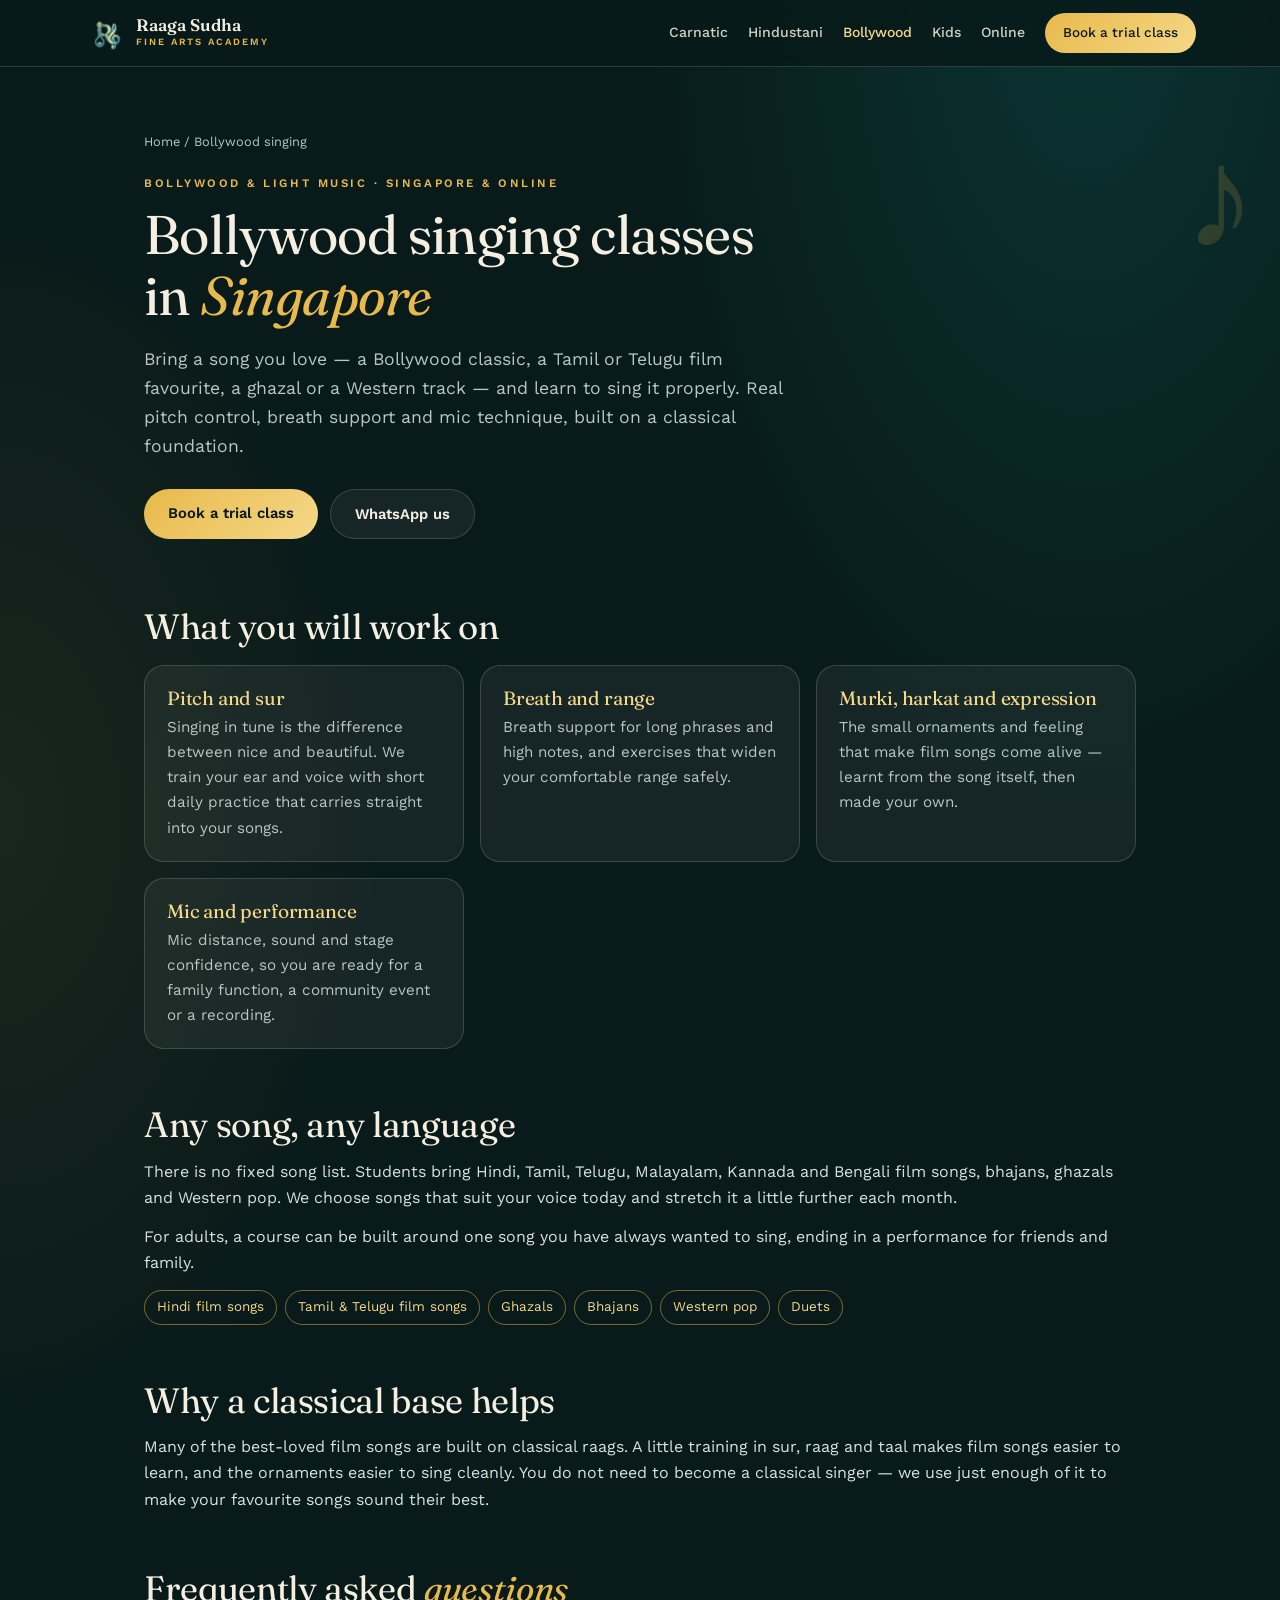
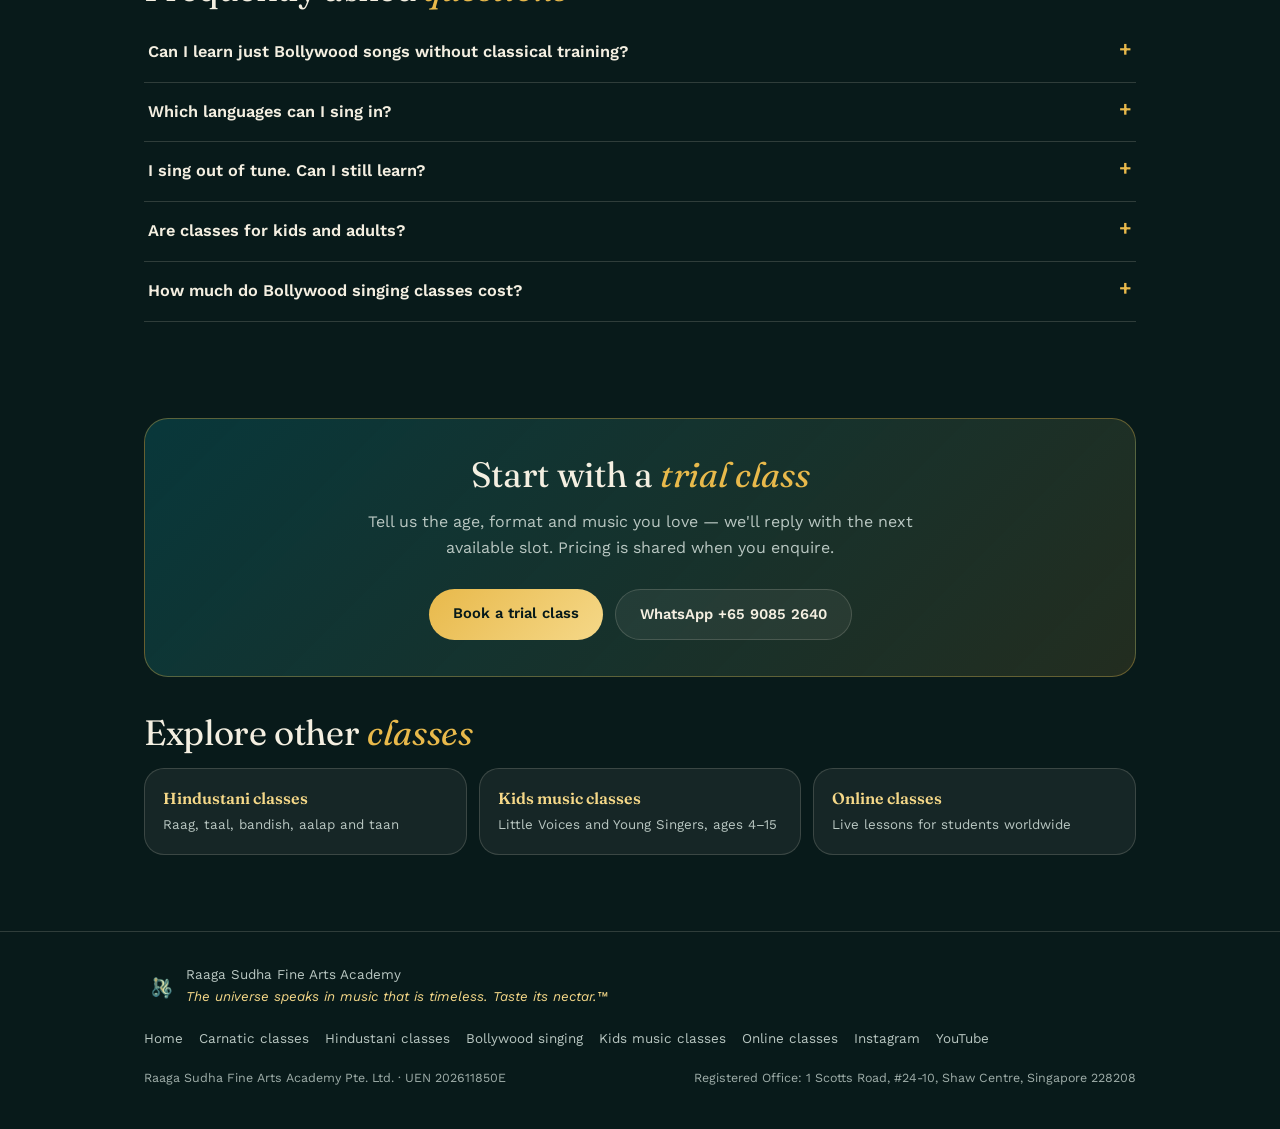
<file: bollywood-singing-classes-singapore/index.html>
<!DOCTYPE html>
<html lang="en">
<head>
<!-- Google tag (gtag.js) -->
<script async src="https://www.googletagmanager.com/gtag/js?id=G-V64N5V9QJD"></script>
<script>
  window.dataLayer = window.dataLayer || [];
  function gtag(){dataLayer.push(arguments);}
  gtag('js', new Date());

  gtag('config', 'G-V64N5V9QJD');
</script>
<!-- Microsoft Clarity (heatmaps and session recordings) -->
<script type="text/javascript">
    (function(c,l,a,r,i,t,y){
        c[a]=c[a]||function(){(c[a].q=c[a].q||[]).push(arguments)};
        t=l.createElement(r);t.async=1;t.src="https://www.clarity.ms/tag/"+i;
        y=l.getElementsByTagName(r)[0];y.parentNode.insertBefore(t,y);
    })(window, document, "clarity", "script", "z2lc5nm26w");
</script>
<meta charset="UTF-8">
<meta name="viewport" content="width=device-width, initial-scale=1.0">
<title>Bollywood Singing Classes in Singapore — Film &amp; Light Music Lessons | Raaga Sudha</title>
<meta name="description" content="Bollywood and film song singing classes in Singapore. Learn the songs you love with real pitch control, breath support and mic technique. Online or in person. Book a trial class.">
<link rel="canonical" href="https://raagasudha.academy/bollywood-singing-classes-singapore/">
<meta name="robots" content="index, follow, max-image-preview:large">
<meta name="theme-color" content="#081A1A">
<link rel="icon" type="image/png" href="/logo.PNG">
<link rel="apple-touch-icon" href="/logo.PNG">
<meta property="og:type" content="website">
<meta property="og:site_name" content="Raaga Sudha Fine Arts Academy">
<meta property="og:locale" content="en_SG">
<meta property="og:url" content="https://raagasudha.academy/bollywood-singing-classes-singapore/">
<meta property="og:title" content="Bollywood Singing Classes in Singapore — Film &amp; Light Music Lessons | Raaga Sudha">
<meta property="og:description" content="Bollywood and film song singing classes in Singapore. Learn the songs you love with real pitch control, breath support and mic technique. Online or in person. Book a trial class.">
<meta property="og:image" content="https://raagasudha.academy/og-image.jpg">
<meta property="og:image:width" content="1200">
<meta property="og:image:height" content="630">
<meta property="og:image:alt" content="Raaga Sudha Fine Arts Academy — music classes in Singapore for every age">
<meta name="twitter:card" content="summary_large_image">
<meta name="twitter:title" content="Bollywood Singing Classes in Singapore — Film &amp; Light Music Lessons | Raaga Sudha">
<meta name="twitter:description" content="Bollywood and film song singing classes in Singapore. Learn the songs you love with real pitch control, breath support and mic technique. Online or in person. Book a trial class.">
<meta name="twitter:image" content="https://raagasudha.academy/og-image.jpg">
<link rel="preconnect" href="https://fonts.googleapis.com">
<link rel="preconnect" href="https://fonts.gstatic.com" crossorigin>
<link href="https://fonts.googleapis.com/css2?family=Fraunces:ital,opsz,wght@0,9..144,400;0,9..144,600;1,9..144,400&family=Work+Sans:wght@400;500;600&family=Noto+Sans+Devanagari:wght@600&family=Noto+Sans+Tamil:wght@600&display=swap" rel="stylesheet">
<link rel="stylesheet" href="/pages.css">
<script type="application/ld+json">
{
 "@context": "https://schema.org",
 "@graph": [
  {
   "@type": "WebPage",
   "@id": "https://raagasudha.academy/bollywood-singing-classes-singapore/",
   "url": "https://raagasudha.academy/bollywood-singing-classes-singapore/",
   "name": "Bollywood Singing Classes in Singapore — Film & Light Music Lessons | Raaga Sudha",
   "description": "Bollywood and film song singing classes in Singapore. Learn the songs you love with real pitch control, breath support and mic technique. Online or in person. Book a trial class.",
   "isPartOf": {
    "@id": "https://raagasudha.academy/#website"
   },
   "about": {
    "@id": "https://raagasudha.academy/bollywood-singing-classes-singapore/#course"
   },
   "inLanguage": "en-SG",
   "primaryImageOfPage": "https://raagasudha.academy/og-image.jpg"
  },
  {
   "@type": "BreadcrumbList",
   "itemListElement": [
    {
     "@type": "ListItem",
     "position": 1,
     "name": "Home",
     "item": "https://raagasudha.academy/"
    },
    {
     "@type": "ListItem",
     "position": 2,
     "name": "Bollywood singing",
     "item": "https://raagasudha.academy/bollywood-singing-classes-singapore/"
    }
   ]
  },
  {
   "@type": "Course",
   "@id": "https://raagasudha.academy/bollywood-singing-classes-singapore/#course",
   "name": "Bollywood and light music singing classes",
   "description": "Film song and light music singing lessons: pitch accuracy, breath support, voice range, expression, harkats and mic technique, using the songs each student loves, online or in person in Singapore.",
   "url": "https://raagasudha.academy/bollywood-singing-classes-singapore/",
   "inLanguage": "en",
   "provider": {
    "@type": "MusicSchool",
    "@id": "https://raagasudha.academy/#academy",
    "name": "Raaga Sudha Fine Arts Academy",
    "url": "https://raagasudha.academy/"
   },
   "hasCourseInstance": [
    {
     "@type": "CourseInstance",
     "courseMode": "online"
    },
    {
     "@type": "CourseInstance",
     "courseMode": "onsite",
     "location": {
      "@type": "Place",
      "name": "Raaga Sudha studio, Costa Rhu",
      "address": {
       "@type": "PostalAddress",
       "addressLocality": "Singapore",
       "addressCountry": "SG"
      }
     }
    }
   ]
  },
  {
   "@type": "FAQPage",
   "mainEntity": [
    {
     "@type": "Question",
     "name": "Can I learn just Bollywood songs without classical training?",
     "acceptedAnswer": {
      "@type": "Answer",
      "text": "Yes. Lessons are built around the songs you want to sing. We use short classical exercises only where they help your pitch, breath and ornaments."
     }
    },
    {
     "@type": "Question",
     "name": "Which languages can I sing in?",
     "acceptedAnswer": {
      "@type": "Answer",
      "text": "Any. Students learn Hindi, Tamil, Telugu, Malayalam and other film songs, as well as ghazals, bhajans and Western songs."
     }
    },
    {
     "@type": "Question",
     "name": "I sing out of tune. Can I still learn?",
     "acceptedAnswer": {
      "@type": "Answer",
      "text": "Yes. Pitch is a skill that improves with guided practice. The first lessons focus on ear-training and matching notes, and most students hear a difference within weeks."
     }
    },
    {
     "@type": "Question",
     "name": "Are classes for kids and adults?",
     "acceptedAnswer": {
      "@type": "Answer",
      "text": "Both. Children can start with playful lessons, and adults can learn at their own pace, online or in person."
     }
    },
    {
     "@type": "Question",
     "name": "How much do Bollywood singing classes cost?",
     "acceptedAnswer": {
      "@type": "Answer",
      "text": "Fees depend on the format — one-to-one or group, online or in person. We share current pricing when you enquire."
     }
    }
   ]
  }
 ]
}
</script>
</head>
<body>
<header>
  <div class="nav">
    <a class="brand" href="/"><img src="/logo.PNG" alt="Raaga Sudha Fine Arts Academy logo" width="42" height="42"><span><b>Raaga Sudha</b><small>Fine Arts Academy</small></span></a>
    <nav class="nav-links" aria-label="Classes"><a href="/carnatic-music-classes-singapore/">Carnatic</a><a href="/hindustani-vocal-classes-singapore/">Hindustani</a><a href="/bollywood-singing-classes-singapore/" aria-current="page">Bollywood</a><a href="/kids-music-classes-singapore/">Kids</a><a href="/online-indian-music-classes/">Online</a><a class="btn btn-solid" href="/#enquire">Book a trial class</a></nav>
  </div>
</header>
<main>
  <section class="hero">
    <div class="wrap">
      <span class="hero-glyph" aria-hidden="true" style="font-family:var(--display)">♪</span>
      <nav class="crumbs" aria-label="Breadcrumb"><a href="/">Home</a> / <span>Bollywood singing</span></nav>
      <p class="kicker">Bollywood & light music · Singapore & online</p>
      <h1>Bollywood singing classes in <em>Singapore</em></h1>
      <p class="lede">Bring a song you love — a Bollywood classic, a Tamil or Telugu film favourite, a ghazal or a Western track — and learn to sing it properly. Real pitch control, breath support and mic technique, built on a classical foundation.</p>
      <div class="ctas">
        <a class="btn btn-solid" href="/#enquire">Book a trial class</a>
        <a class="btn btn-ghost" href="https://wa.me/6590852640?text=Hi%20Raaga%20Sudha%2C%20I%20would%20like%20to%20know%20more%20about%20Bollywood%20singing%20classes." target="_blank" rel="noopener">WhatsApp us</a>
      </div>
    </div>
  </section>

<section class="prose">
  <div class="wrap">
    <h2>What you will work on</h2>
    <div class="grid">
      <div class="card glass"><h3>Pitch and sur</h3><p>Singing in tune is the difference between nice and beautiful. We train your ear and voice with short daily practice that carries straight into your songs.</p></div>
      <div class="card glass"><h3>Breath and range</h3><p>Breath support for long phrases and high notes, and exercises that widen your comfortable range safely.</p></div>
      <div class="card glass"><h3>Murki, harkat and expression</h3><p>The small ornaments and feeling that make film songs come alive — learnt from the song itself, then made your own.</p></div>
      <div class="card glass"><h3>Mic and performance</h3><p>Mic distance, sound and stage confidence, so you are ready for a family function, a community event or a recording.</p></div>
    </div>
  </div>
</section>

<section class="prose">
  <div class="wrap">
    <h2>Any song, any language</h2>
    <p>There is no fixed song list. Students bring Hindi, Tamil, Telugu, Malayalam, Kannada and Bengali film songs, bhajans, ghazals and Western pop. We choose songs that suit your voice today and stretch it a little further each month.</p>
    <p>For adults, a course can be built around one song you have always wanted to sing, ending in a performance for friends and family.</p>
    <div class="pills"><span>Hindi film songs</span><span>Tamil & Telugu film songs</span><span>Ghazals</span><span>Bhajans</span><span>Western pop</span><span>Duets</span></div>
  </div>
</section>

<section class="prose">
  <div class="wrap">
    <h2>Why a classical base helps</h2>
    <p>Many of the best-loved film songs are built on classical raags. A little training in sur, raag and taal makes film songs easier to learn, and the ornaments easier to sing cleanly. You do not need to become a classical singer — we use just enough of it to make your favourite songs sound their best.</p>
  </div>
</section>

  <section class="faq">
    <div class="wrap">
      <h2>Frequently asked <em>questions</em></h2>
      <details><summary>Can I learn just Bollywood songs without classical training?</summary><p>Yes. Lessons are built around the songs you want to sing. We use short classical exercises only where they help your pitch, breath and ornaments.</p></details><details><summary>Which languages can I sing in?</summary><p>Any. Students learn Hindi, Tamil, Telugu, Malayalam and other film songs, as well as ghazals, bhajans and Western songs.</p></details><details><summary>I sing out of tune. Can I still learn?</summary><p>Yes. Pitch is a skill that improves with guided practice. The first lessons focus on ear-training and matching notes, and most students hear a difference within weeks.</p></details><details><summary>Are classes for kids and adults?</summary><p>Both. Children can start with playful lessons, and adults can learn at their own pace, online or in person.</p></details><details><summary>How much do Bollywood singing classes cost?</summary><p>Fees depend on the format — one-to-one or group, online or in person. We share current pricing when you enquire.</p></details>
    </div>
  </section>

  <section>
    <div class="wrap">
      <div class="cta-band">
        <h2>Start with a <em>trial class</em></h2>
        <p>Tell us the age, format and music you love — we'll reply with the next available slot. Pricing is shared when you enquire.</p>
        <div class="ctas">
          <a class="btn btn-solid" href="/#enquire">Book a trial class</a>
          <a class="btn btn-ghost" href="https://wa.me/6590852640?text=Hi%20Raaga%20Sudha%2C%20I%20would%20like%20to%20know%20more%20about%20Bollywood%20singing%20classes." target="_blank" rel="noopener">WhatsApp +65 9085 2640</a>
        </div>
      </div>
      <h2 style="margin-top:36px">Explore other <em>classes</em></h2>
      <div class="related"><a class="glass" href="/hindustani-vocal-classes-singapore/"><b>Hindustani classes</b><small>Raag, taal, bandish, aalap and taan</small></a><a class="glass" href="/kids-music-classes-singapore/"><b>Kids music classes</b><small>Little Voices and Young Singers, ages 4–15</small></a><a class="glass" href="/online-indian-music-classes/"><b>Online classes</b><small>Live lessons for students worldwide</small></a></div>
    </div>
  </section>
</main>
<footer>
  <div class="wrap">
    <div class="foot-top">
      <div class="foot-brand"><img src="/logo.PNG" alt="Raaga Sudha logo" width="32" height="32"><span>Raaga Sudha Fine Arts Academy<br><em style="color:var(--gold-soft)">The universe speaks in music that is timeless. Taste its nectar.™</em></span></div>
      <div class="foot-links"><a href="/">Home</a><a href="/carnatic-music-classes-singapore/">Carnatic classes</a><a href="/hindustani-vocal-classes-singapore/">Hindustani classes</a><a href="/bollywood-singing-classes-singapore/">Bollywood singing</a><a href="/kids-music-classes-singapore/">Kids music classes</a><a href="/online-indian-music-classes/">Online classes</a><a href="https://www.instagram.com/raagasudhafineartsacademy" target="_blank" rel="noopener">Instagram</a><a href="https://www.youtube.com/@raagasudha2026" target="_blank" rel="noopener">YouTube</a></div>
    </div>
    <div class="legal"><span>Raaga Sudha Fine Arts Academy Pte. Ltd. · UEN 202611850E</span><span>Registered Office: 1 Scotts Road, #24-10, Shaw Centre, Singapore 228208</span></div>
  </div>
</footer>
<script>
/* Google Analytics: contact clicks, trial-class buttons and FAQ opens on class pages */
(function(){
  if (typeof gtag !== 'function') return;
  var page = location.pathname.replace(/\//g, '') || 'home';
  document.addEventListener('click', function(e){
    var a = e.target.closest && e.target.closest('a');
    if (!a) return;
    var href = a.getAttribute('href') || '';
    if (href.indexOf('wa.me') !== -1) gtag('event', 'whatsapp_click', { link_url: href, page_name: page });
    else if (href.indexOf('mailto:') === 0) gtag('event', 'email_click', { link_url: href, page_name: page });
    else if (href.indexOf('instagram.com') !== -1) gtag('event', 'social_click', { platform: 'instagram', page_name: page });
    else if (href.indexOf('youtube.com') !== -1) gtag('event', 'social_click', { platform: 'youtube', page_name: page });
    else if (href === '/#enquire') gtag('event', 'trial_cta_click', { cta_text: (a.textContent || '').trim().slice(0, 60), page_name: page });
  }, true);
  document.querySelectorAll('.faq details').forEach(function(d){
    d.addEventListener('toggle', function(){
      if (d.open) gtag('event', 'faq_open', { question: d.querySelector('summary').textContent.trim().slice(0, 90), page_name: page });
    });
  });
})();
</script>
</body>
</html>
</file>
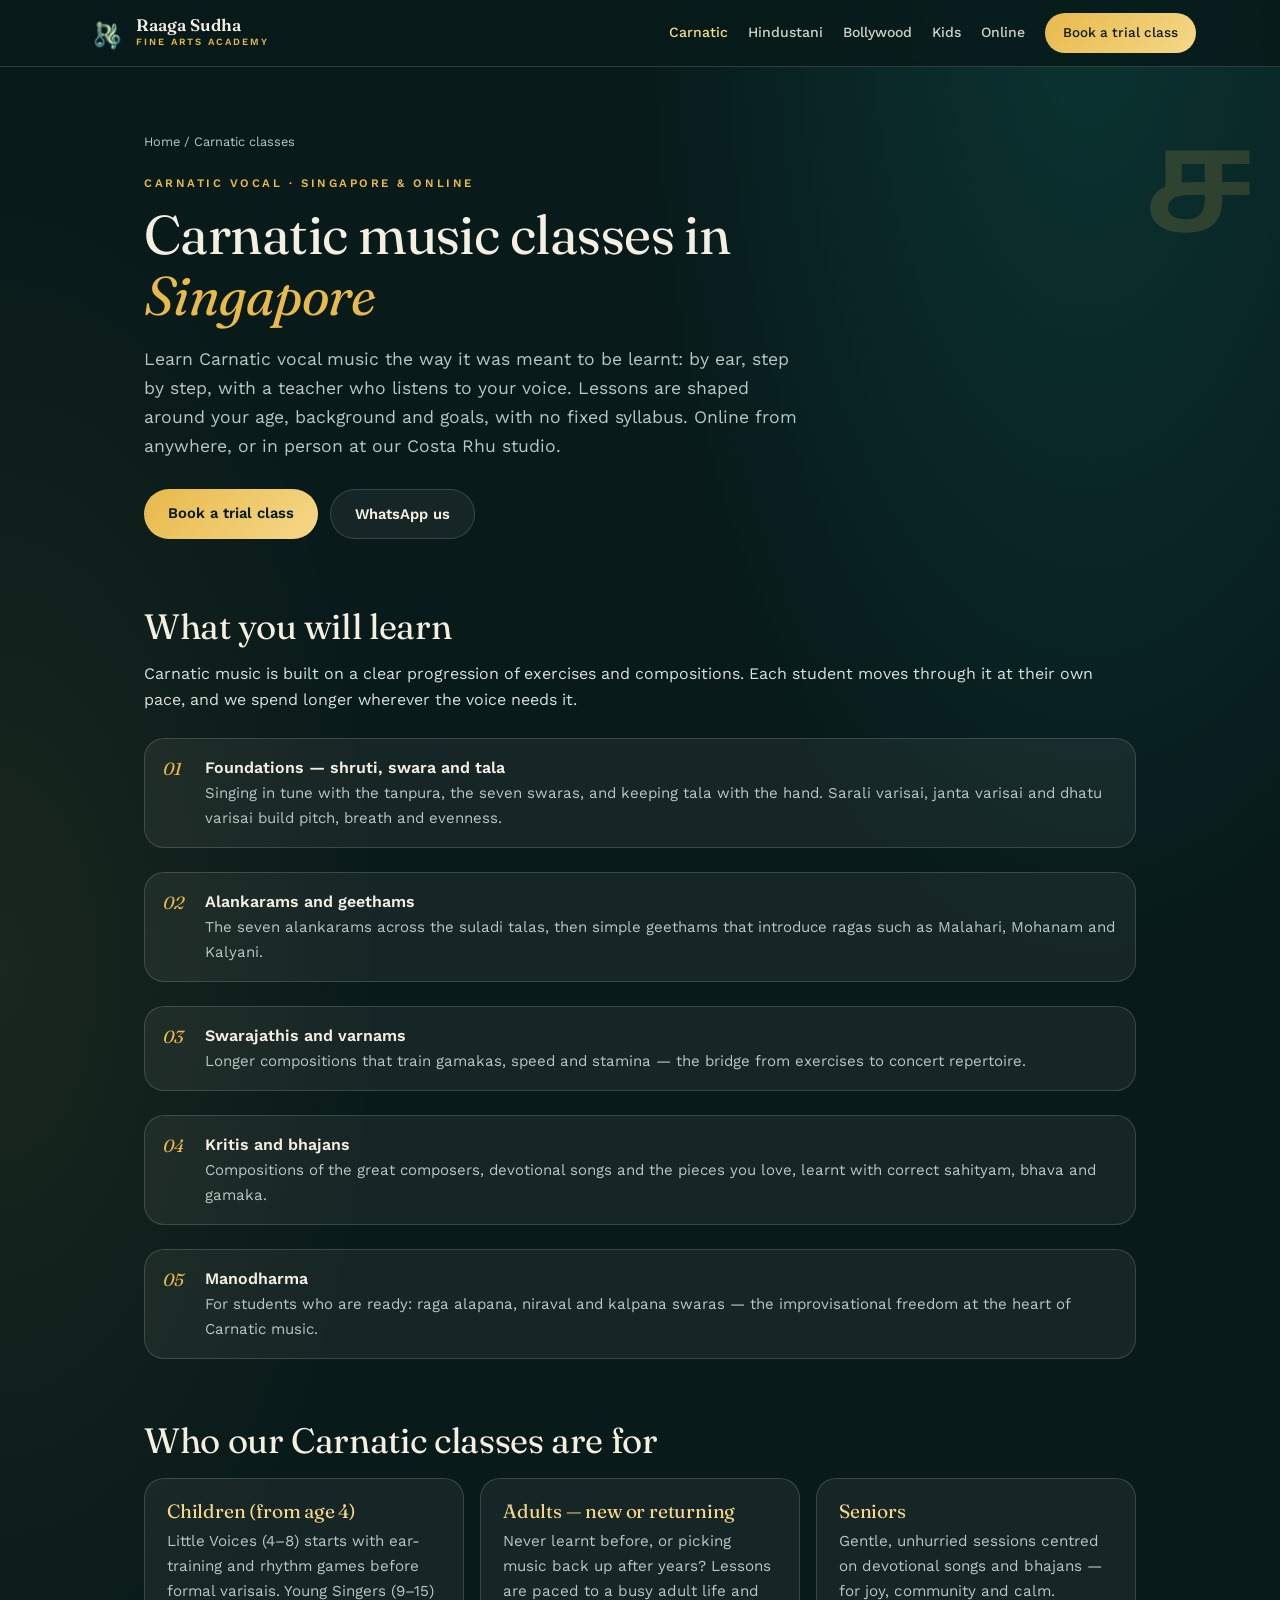
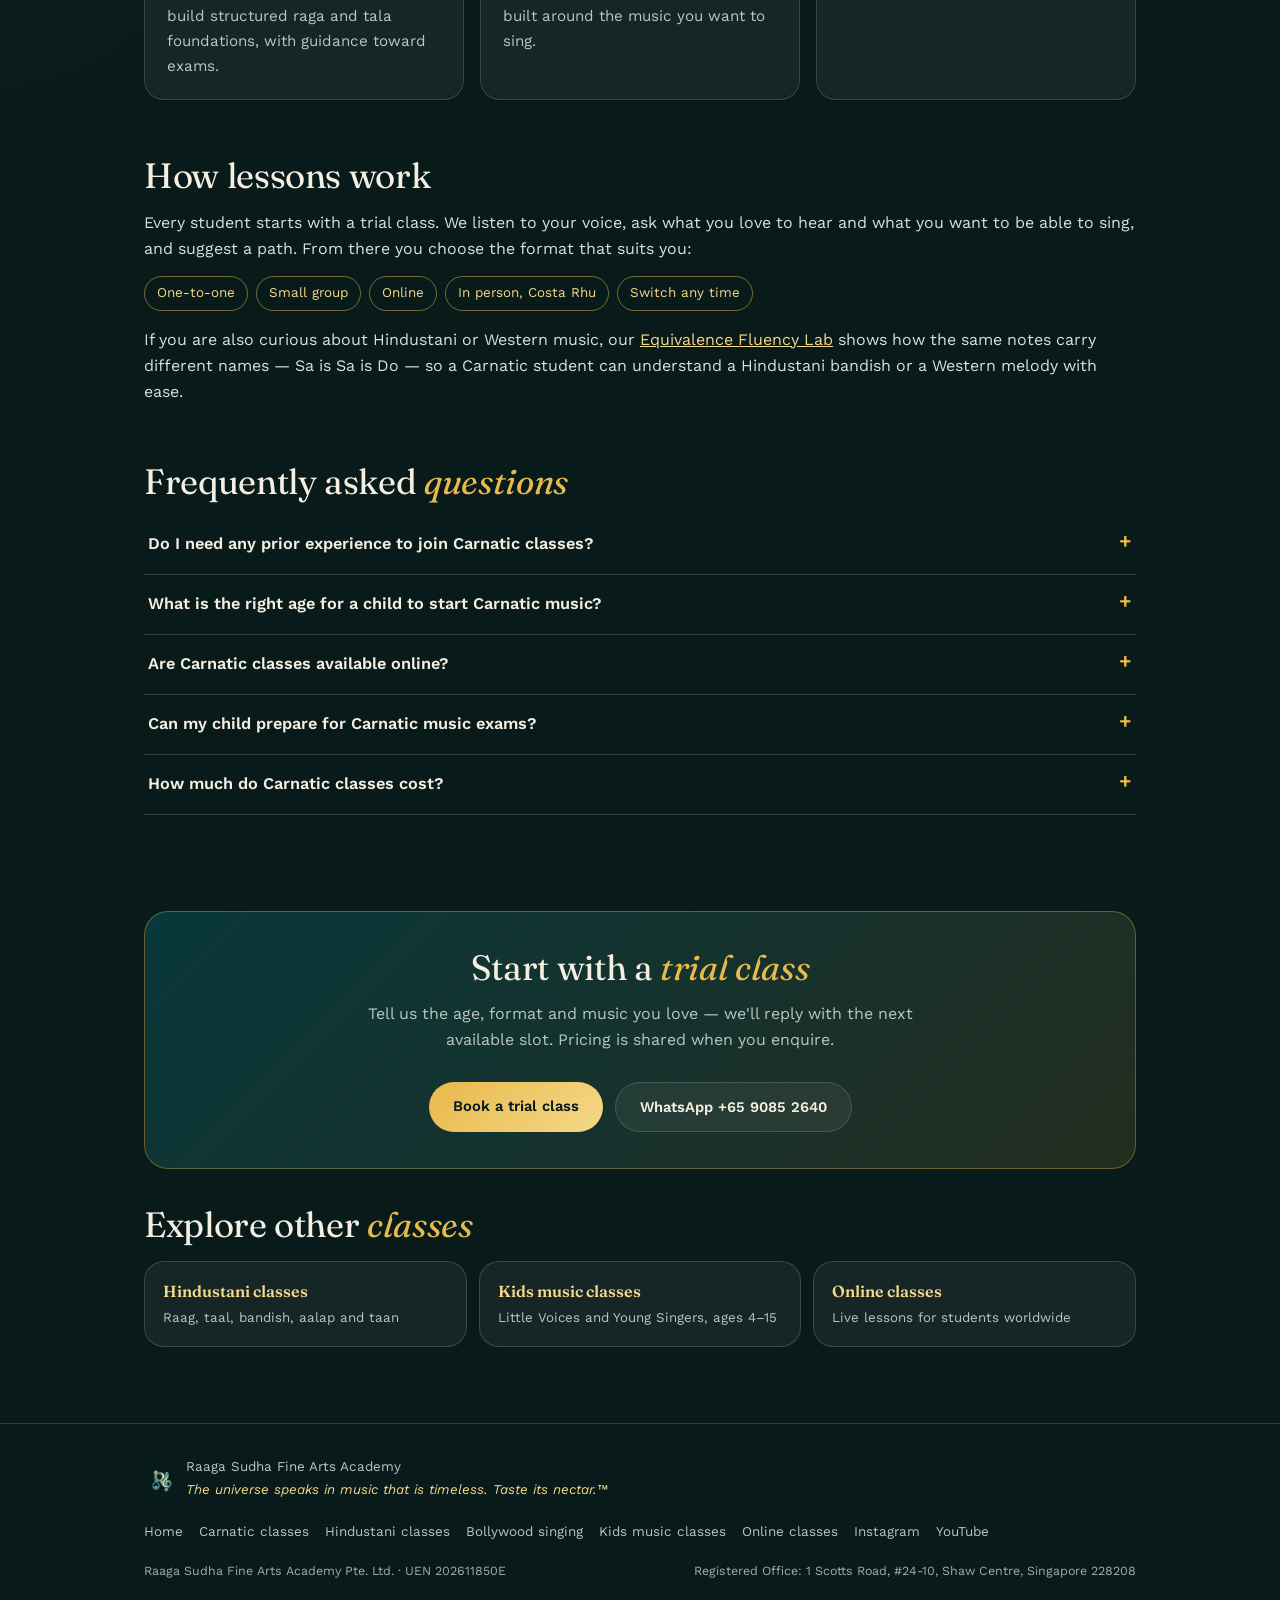
<file: carnatic-music-classes-singapore/index.html>
<!DOCTYPE html>
<html lang="en">
<head>
<!-- Google tag (gtag.js) -->
<script async src="https://www.googletagmanager.com/gtag/js?id=G-V64N5V9QJD"></script>
<script>
  window.dataLayer = window.dataLayer || [];
  function gtag(){dataLayer.push(arguments);}
  gtag('js', new Date());

  gtag('config', 'G-V64N5V9QJD');
</script>
<!-- Microsoft Clarity (heatmaps and session recordings) -->
<script type="text/javascript">
    (function(c,l,a,r,i,t,y){
        c[a]=c[a]||function(){(c[a].q=c[a].q||[]).push(arguments)};
        t=l.createElement(r);t.async=1;t.src="https://www.clarity.ms/tag/"+i;
        y=l.getElementsByTagName(r)[0];y.parentNode.insertBefore(t,y);
    })(window, document, "clarity", "script", "z2lc5nm26w");
</script>
<meta charset="UTF-8">
<meta name="viewport" content="width=device-width, initial-scale=1.0">
<title>Carnatic Music Classes in Singapore — Vocal Lessons for All Ages | Raaga Sudha</title>
<meta name="description" content="Carnatic vocal classes in Singapore for children, adults and seniors. From sarali varisai to kritis and manodharma. One-to-one or group, online or in person. Book a trial class.">
<link rel="canonical" href="https://raagasudha.academy/carnatic-music-classes-singapore/">
<meta name="robots" content="index, follow, max-image-preview:large">
<meta name="theme-color" content="#081A1A">
<link rel="icon" type="image/png" href="/logo.PNG">
<link rel="apple-touch-icon" href="/logo.PNG">
<meta property="og:type" content="website">
<meta property="og:site_name" content="Raaga Sudha Fine Arts Academy">
<meta property="og:locale" content="en_SG">
<meta property="og:url" content="https://raagasudha.academy/carnatic-music-classes-singapore/">
<meta property="og:title" content="Carnatic Music Classes in Singapore — Vocal Lessons for All Ages | Raaga Sudha">
<meta property="og:description" content="Carnatic vocal classes in Singapore for children, adults and seniors. From sarali varisai to kritis and manodharma. One-to-one or group, online or in person. Book a trial class.">
<meta property="og:image" content="https://raagasudha.academy/og-image.jpg">
<meta property="og:image:width" content="1200">
<meta property="og:image:height" content="630">
<meta property="og:image:alt" content="Raaga Sudha Fine Arts Academy — music classes in Singapore for every age">
<meta name="twitter:card" content="summary_large_image">
<meta name="twitter:title" content="Carnatic Music Classes in Singapore — Vocal Lessons for All Ages | Raaga Sudha">
<meta name="twitter:description" content="Carnatic vocal classes in Singapore for children, adults and seniors. From sarali varisai to kritis and manodharma. One-to-one or group, online or in person. Book a trial class.">
<meta name="twitter:image" content="https://raagasudha.academy/og-image.jpg">
<link rel="preconnect" href="https://fonts.googleapis.com">
<link rel="preconnect" href="https://fonts.gstatic.com" crossorigin>
<link href="https://fonts.googleapis.com/css2?family=Fraunces:ital,opsz,wght@0,9..144,400;0,9..144,600;1,9..144,400&family=Work+Sans:wght@400;500;600&family=Noto+Sans+Devanagari:wght@600&family=Noto+Sans+Tamil:wght@600&display=swap" rel="stylesheet">
<link rel="stylesheet" href="/pages.css">
<script type="application/ld+json">
{
 "@context": "https://schema.org",
 "@graph": [
  {
   "@type": "WebPage",
   "@id": "https://raagasudha.academy/carnatic-music-classes-singapore/",
   "url": "https://raagasudha.academy/carnatic-music-classes-singapore/",
   "name": "Carnatic Music Classes in Singapore — Vocal Lessons for All Ages | Raaga Sudha",
   "description": "Carnatic vocal classes in Singapore for children, adults and seniors. From sarali varisai to kritis and manodharma. One-to-one or group, online or in person. Book a trial class.",
   "isPartOf": {
    "@id": "https://raagasudha.academy/#website"
   },
   "about": {
    "@id": "https://raagasudha.academy/carnatic-music-classes-singapore/#course"
   },
   "inLanguage": "en-SG",
   "primaryImageOfPage": "https://raagasudha.academy/og-image.jpg"
  },
  {
   "@type": "BreadcrumbList",
   "itemListElement": [
    {
     "@type": "ListItem",
     "position": 1,
     "name": "Home",
     "item": "https://raagasudha.academy/"
    },
    {
     "@type": "ListItem",
     "position": 2,
     "name": "Carnatic classes",
     "item": "https://raagasudha.academy/carnatic-music-classes-singapore/"
    }
   ]
  },
  {
   "@type": "Course",
   "@id": "https://raagasudha.academy/carnatic-music-classes-singapore/#course",
   "name": "Carnatic vocal classes",
   "description": "Carnatic vocal training from foundational exercises (sarali varisai, janta varisai, alankarams) to geethams, varnams, kritis and manodharma, for all ages, online or in person in Singapore.",
   "url": "https://raagasudha.academy/carnatic-music-classes-singapore/",
   "inLanguage": "en",
   "provider": {
    "@type": "MusicSchool",
    "@id": "https://raagasudha.academy/#academy",
    "name": "Raaga Sudha Fine Arts Academy",
    "url": "https://raagasudha.academy/"
   },
   "hasCourseInstance": [
    {
     "@type": "CourseInstance",
     "courseMode": "online"
    },
    {
     "@type": "CourseInstance",
     "courseMode": "onsite",
     "location": {
      "@type": "Place",
      "name": "Raaga Sudha studio, Costa Rhu",
      "address": {
       "@type": "PostalAddress",
       "addressLocality": "Singapore",
       "addressCountry": "SG"
      }
     }
    }
   ]
  },
  {
   "@type": "FAQPage",
   "mainEntity": [
    {
     "@type": "Question",
     "name": "Do I need any prior experience to join Carnatic classes?",
     "acceptedAnswer": {
      "@type": "Answer",
      "text": "No. Many of our students start from zero. The first lessons focus on listening, singing in tune with the tanpura and keeping tala, and we only move on when you are comfortable."
     }
    },
    {
     "@type": "Question",
     "name": "What is the right age for a child to start Carnatic music?",
     "acceptedAnswer": {
      "@type": "Answer",
      "text": "Children can start from around age 4 in our Little Voices program, which uses playful ear-training and rhythm games. Formal varisais usually begin once the child can sit for a short focused session, often around 6 or 7."
     }
    },
    {
     "@type": "Question",
     "name": "Are Carnatic classes available online?",
     "acceptedAnswer": {
      "@type": "Answer",
      "text": "Yes. Classes run live online for students anywhere in the world, and in person at our Costa Rhu studio in Singapore. You can move between online and in-person classes whenever your schedule changes."
     }
    },
    {
     "@type": "Question",
     "name": "Can my child prepare for Carnatic music exams?",
     "acceptedAnswer": {
      "@type": "Answer",
      "text": "Yes. Alongside regular lessons we offer an academic curriculum with structured guidance toward music certification and formal degree examinations."
     }
    },
    {
     "@type": "Question",
     "name": "How much do Carnatic classes cost?",
     "acceptedAnswer": {
      "@type": "Answer",
      "text": "Fees depend on the format you choose — one-to-one or group, online or in person. We share current pricing when you enquire, along with the next available trial slot."
     }
    }
   ]
  }
 ]
}
</script>
</head>
<body>
<header>
  <div class="nav">
    <a class="brand" href="/"><img src="/logo.PNG" alt="Raaga Sudha Fine Arts Academy logo" width="42" height="42"><span><b>Raaga Sudha</b><small>Fine Arts Academy</small></span></a>
    <nav class="nav-links" aria-label="Classes"><a href="/carnatic-music-classes-singapore/" aria-current="page">Carnatic</a><a href="/hindustani-vocal-classes-singapore/">Hindustani</a><a href="/bollywood-singing-classes-singapore/">Bollywood</a><a href="/kids-music-classes-singapore/">Kids</a><a href="/online-indian-music-classes/">Online</a><a class="btn btn-solid" href="/#enquire">Book a trial class</a></nav>
  </div>
</header>
<main>
  <section class="hero">
    <div class="wrap">
      <span class="hero-glyph" aria-hidden="true" style="font-family:'Noto Sans Tamil'">ச</span>
      <nav class="crumbs" aria-label="Breadcrumb"><a href="/">Home</a> / <span>Carnatic classes</span></nav>
      <p class="kicker">Carnatic vocal · Singapore & online</p>
      <h1>Carnatic music classes in <em>Singapore</em></h1>
      <p class="lede">Learn Carnatic vocal music the way it was meant to be learnt: by ear, step by step, with a teacher who listens to your voice. Lessons are shaped around your age, background and goals, with no fixed syllabus. Online from anywhere, or in person at our Costa Rhu studio.</p>
      <div class="ctas">
        <a class="btn btn-solid" href="/#enquire">Book a trial class</a>
        <a class="btn btn-ghost" href="https://wa.me/6590852640?text=Hi%20Raaga%20Sudha%2C%20I%20would%20like%20to%20know%20more%20about%20Carnatic%20vocal%20classes." target="_blank" rel="noopener">WhatsApp us</a>
      </div>
    </div>
  </section>

<section class="prose">
  <div class="wrap">
    <h2>What you will learn</h2>
    <p>Carnatic music is built on a clear progression of exercises and compositions. Each student moves through it at their own pace, and we spend longer wherever the voice needs it.</p>
    <ol class="stage-list">
      <li class="glass"><b>Foundations — shruti, swara and tala</b><span>Singing in tune with the tanpura, the seven swaras, and keeping tala with the hand. Sarali varisai, janta varisai and dhatu varisai build pitch, breath and evenness.</span></li>
      <li class="glass"><b>Alankarams and geethams</b><span>The seven alankarams across the suladi talas, then simple geethams that introduce ragas such as Malahari, Mohanam and Kalyani.</span></li>
      <li class="glass"><b>Swarajathis and varnams</b><span>Longer compositions that train gamakas, speed and stamina — the bridge from exercises to concert repertoire.</span></li>
      <li class="glass"><b>Kritis and bhajans</b><span>Compositions of the great composers, devotional songs and the pieces you love, learnt with correct sahityam, bhava and gamaka.</span></li>
      <li class="glass"><b>Manodharma</b><span>For students who are ready: raga alapana, niraval and kalpana swaras — the improvisational freedom at the heart of Carnatic music.</span></li>
    </ol>
  </div>
</section>

<section class="prose">
  <div class="wrap">
    <h2>Who our Carnatic classes are for</h2>
    <div class="grid">
      <div class="card glass"><h3>Children (from age 4)</h3><p>Little Voices (4–8) starts with ear-training and rhythm games before formal varisais. Young Singers (9–15) build structured raga and tala foundations, with guidance toward exams.</p></div>
      <div class="card glass"><h3>Adults — new or returning</h3><p>Never learnt before, or picking music back up after years? Lessons are paced to a busy adult life and built around the music you want to sing.</p></div>
      <div class="card glass"><h3>Seniors</h3><p>Gentle, unhurried sessions centred on devotional songs and bhajans — for joy, community and calm.</p></div>
    </div>
  </div>
</section>

<section class="prose">
  <div class="wrap">
    <h2>How lessons work</h2>
    <p>Every student starts with a trial class. We listen to your voice, ask what you love to hear and what you want to be able to sing, and suggest a path. From there you choose the format that suits you:</p>
    <div class="pills"><span>One-to-one</span><span>Small group</span><span>Online</span><span>In person, Costa Rhu</span><span>Switch any time</span></div>
    <p style="margin-top:16px">If you are also curious about Hindustani or Western music, our <a href="/#instruments">Equivalence Fluency Lab</a> shows how the same notes carry different names — Sa is Sa is Do — so a Carnatic student can understand a Hindustani bandish or a Western melody with ease.</p>
  </div>
</section>

  <section class="faq">
    <div class="wrap">
      <h2>Frequently asked <em>questions</em></h2>
      <details><summary>Do I need any prior experience to join Carnatic classes?</summary><p>No. Many of our students start from zero. The first lessons focus on listening, singing in tune with the tanpura and keeping tala, and we only move on when you are comfortable.</p></details><details><summary>What is the right age for a child to start Carnatic music?</summary><p>Children can start from around age 4 in our Little Voices program, which uses playful ear-training and rhythm games. Formal varisais usually begin once the child can sit for a short focused session, often around 6 or 7.</p></details><details><summary>Are Carnatic classes available online?</summary><p>Yes. Classes run live online for students anywhere in the world, and in person at our Costa Rhu studio in Singapore. You can move between online and in-person classes whenever your schedule changes.</p></details><details><summary>Can my child prepare for Carnatic music exams?</summary><p>Yes. Alongside regular lessons we offer an academic curriculum with structured guidance toward music certification and formal degree examinations.</p></details><details><summary>How much do Carnatic classes cost?</summary><p>Fees depend on the format you choose — one-to-one or group, online or in person. We share current pricing when you enquire, along with the next available trial slot.</p></details>
    </div>
  </section>

  <section>
    <div class="wrap">
      <div class="cta-band">
        <h2>Start with a <em>trial class</em></h2>
        <p>Tell us the age, format and music you love — we'll reply with the next available slot. Pricing is shared when you enquire.</p>
        <div class="ctas">
          <a class="btn btn-solid" href="/#enquire">Book a trial class</a>
          <a class="btn btn-ghost" href="https://wa.me/6590852640?text=Hi%20Raaga%20Sudha%2C%20I%20would%20like%20to%20know%20more%20about%20Carnatic%20vocal%20classes." target="_blank" rel="noopener">WhatsApp +65 9085 2640</a>
        </div>
      </div>
      <h2 style="margin-top:36px">Explore other <em>classes</em></h2>
      <div class="related"><a class="glass" href="/hindustani-vocal-classes-singapore/"><b>Hindustani classes</b><small>Raag, taal, bandish, aalap and taan</small></a><a class="glass" href="/kids-music-classes-singapore/"><b>Kids music classes</b><small>Little Voices and Young Singers, ages 4–15</small></a><a class="glass" href="/online-indian-music-classes/"><b>Online classes</b><small>Live lessons for students worldwide</small></a></div>
    </div>
  </section>
</main>
<footer>
  <div class="wrap">
    <div class="foot-top">
      <div class="foot-brand"><img src="/logo.PNG" alt="Raaga Sudha logo" width="32" height="32"><span>Raaga Sudha Fine Arts Academy<br><em style="color:var(--gold-soft)">The universe speaks in music that is timeless. Taste its nectar.™</em></span></div>
      <div class="foot-links"><a href="/">Home</a><a href="/carnatic-music-classes-singapore/">Carnatic classes</a><a href="/hindustani-vocal-classes-singapore/">Hindustani classes</a><a href="/bollywood-singing-classes-singapore/">Bollywood singing</a><a href="/kids-music-classes-singapore/">Kids music classes</a><a href="/online-indian-music-classes/">Online classes</a><a href="https://www.instagram.com/raagasudhafineartsacademy" target="_blank" rel="noopener">Instagram</a><a href="https://www.youtube.com/@raagasudha2026" target="_blank" rel="noopener">YouTube</a></div>
    </div>
    <div class="legal"><span>Raaga Sudha Fine Arts Academy Pte. Ltd. · UEN 202611850E</span><span>Registered Office: 1 Scotts Road, #24-10, Shaw Centre, Singapore 228208</span></div>
  </div>
</footer>
<script>
/* Google Analytics: contact clicks, trial-class buttons and FAQ opens on class pages */
(function(){
  if (typeof gtag !== 'function') return;
  var page = location.pathname.replace(/\//g, '') || 'home';
  document.addEventListener('click', function(e){
    var a = e.target.closest && e.target.closest('a');
    if (!a) return;
    var href = a.getAttribute('href') || '';
    if (href.indexOf('wa.me') !== -1) gtag('event', 'whatsapp_click', { link_url: href, page_name: page });
    else if (href.indexOf('mailto:') === 0) gtag('event', 'email_click', { link_url: href, page_name: page });
    else if (href.indexOf('instagram.com') !== -1) gtag('event', 'social_click', { platform: 'instagram', page_name: page });
    else if (href.indexOf('youtube.com') !== -1) gtag('event', 'social_click', { platform: 'youtube', page_name: page });
    else if (href === '/#enquire') gtag('event', 'trial_cta_click', { cta_text: (a.textContent || '').trim().slice(0, 60), page_name: page });
  }, true);
  document.querySelectorAll('.faq details').forEach(function(d){
    d.addEventListener('toggle', function(){
      if (d.open) gtag('event', 'faq_open', { question: d.querySelector('summary').textContent.trim().slice(0, 90), page_name: page });
    });
  });
})();
</script>
</body>
</html>
</file>
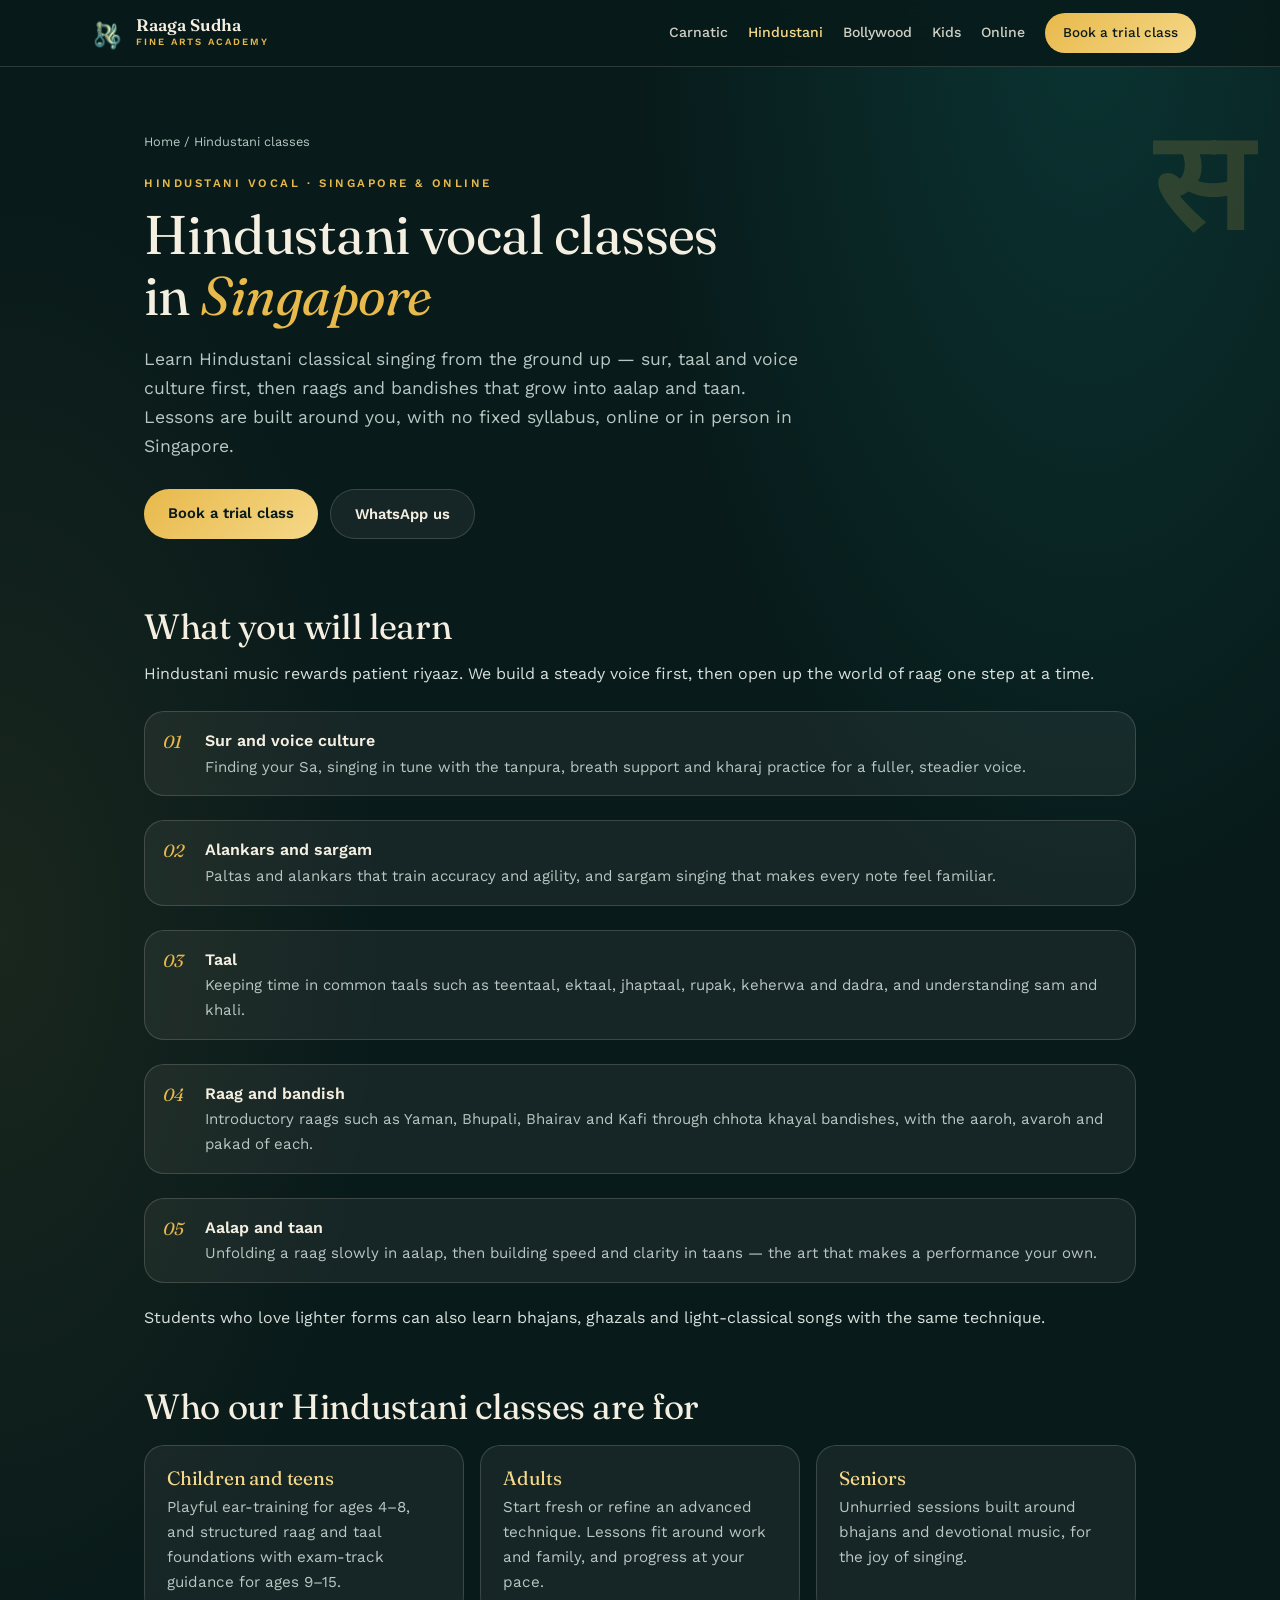
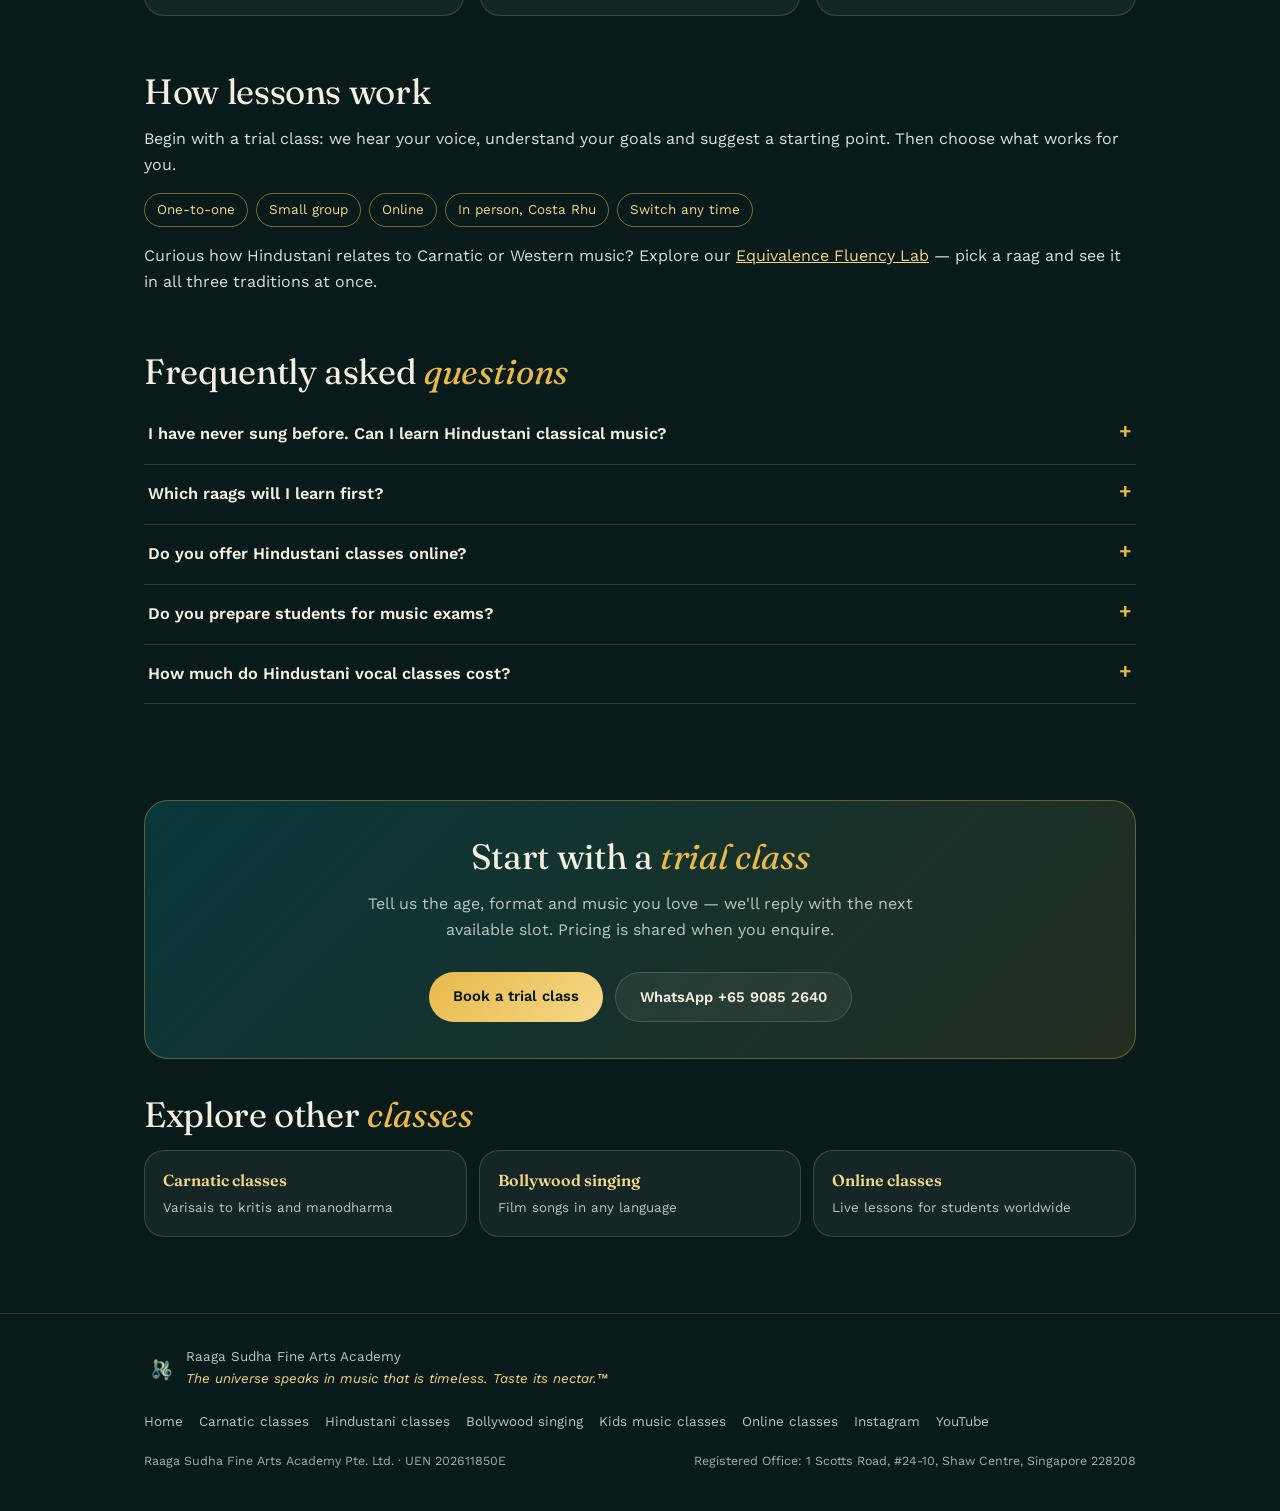
<file: hindustani-vocal-classes-singapore/index.html>
<!DOCTYPE html>
<html lang="en">
<head>
<!-- Google tag (gtag.js) -->
<script async src="https://www.googletagmanager.com/gtag/js?id=G-V64N5V9QJD"></script>
<script>
  window.dataLayer = window.dataLayer || [];
  function gtag(){dataLayer.push(arguments);}
  gtag('js', new Date());

  gtag('config', 'G-V64N5V9QJD');
</script>
<!-- Microsoft Clarity (heatmaps and session recordings) -->
<script type="text/javascript">
    (function(c,l,a,r,i,t,y){
        c[a]=c[a]||function(){(c[a].q=c[a].q||[]).push(arguments)};
        t=l.createElement(r);t.async=1;t.src="https://www.clarity.ms/tag/"+i;
        y=l.getElementsByTagName(r)[0];y.parentNode.insertBefore(t,y);
    })(window, document, "clarity", "script", "z2lc5nm26w");
</script>
<meta charset="UTF-8">
<meta name="viewport" content="width=device-width, initial-scale=1.0">
<title>Hindustani Vocal Classes in Singapore — Classical Singing Lessons | Raaga Sudha</title>
<meta name="description" content="Hindustani classical vocal classes in Singapore for all ages. Raag, taal, sargam, bandish, aalap and taan. One-to-one or group, online or in person. Book a trial class.">
<link rel="canonical" href="https://raagasudha.academy/hindustani-vocal-classes-singapore/">
<meta name="robots" content="index, follow, max-image-preview:large">
<meta name="theme-color" content="#081A1A">
<link rel="icon" type="image/png" href="/logo.PNG">
<link rel="apple-touch-icon" href="/logo.PNG">
<meta property="og:type" content="website">
<meta property="og:site_name" content="Raaga Sudha Fine Arts Academy">
<meta property="og:locale" content="en_SG">
<meta property="og:url" content="https://raagasudha.academy/hindustani-vocal-classes-singapore/">
<meta property="og:title" content="Hindustani Vocal Classes in Singapore — Classical Singing Lessons | Raaga Sudha">
<meta property="og:description" content="Hindustani classical vocal classes in Singapore for all ages. Raag, taal, sargam, bandish, aalap and taan. One-to-one or group, online or in person. Book a trial class.">
<meta property="og:image" content="https://raagasudha.academy/og-image.jpg">
<meta property="og:image:width" content="1200">
<meta property="og:image:height" content="630">
<meta property="og:image:alt" content="Raaga Sudha Fine Arts Academy — music classes in Singapore for every age">
<meta name="twitter:card" content="summary_large_image">
<meta name="twitter:title" content="Hindustani Vocal Classes in Singapore — Classical Singing Lessons | Raaga Sudha">
<meta name="twitter:description" content="Hindustani classical vocal classes in Singapore for all ages. Raag, taal, sargam, bandish, aalap and taan. One-to-one or group, online or in person. Book a trial class.">
<meta name="twitter:image" content="https://raagasudha.academy/og-image.jpg">
<link rel="preconnect" href="https://fonts.googleapis.com">
<link rel="preconnect" href="https://fonts.gstatic.com" crossorigin>
<link href="https://fonts.googleapis.com/css2?family=Fraunces:ital,opsz,wght@0,9..144,400;0,9..144,600;1,9..144,400&family=Work+Sans:wght@400;500;600&family=Noto+Sans+Devanagari:wght@600&family=Noto+Sans+Tamil:wght@600&display=swap" rel="stylesheet">
<link rel="stylesheet" href="/pages.css">
<script type="application/ld+json">
{
 "@context": "https://schema.org",
 "@graph": [
  {
   "@type": "WebPage",
   "@id": "https://raagasudha.academy/hindustani-vocal-classes-singapore/",
   "url": "https://raagasudha.academy/hindustani-vocal-classes-singapore/",
   "name": "Hindustani Vocal Classes in Singapore — Classical Singing Lessons | Raaga Sudha",
   "description": "Hindustani classical vocal classes in Singapore for all ages. Raag, taal, sargam, bandish, aalap and taan. One-to-one or group, online or in person. Book a trial class.",
   "isPartOf": {
    "@id": "https://raagasudha.academy/#website"
   },
   "about": {
    "@id": "https://raagasudha.academy/hindustani-vocal-classes-singapore/#course"
   },
   "inLanguage": "en-SG",
   "primaryImageOfPage": "https://raagasudha.academy/og-image.jpg"
  },
  {
   "@type": "BreadcrumbList",
   "itemListElement": [
    {
     "@type": "ListItem",
     "position": 1,
     "name": "Home",
     "item": "https://raagasudha.academy/"
    },
    {
     "@type": "ListItem",
     "position": 2,
     "name": "Hindustani classes",
     "item": "https://raagasudha.academy/hindustani-vocal-classes-singapore/"
    }
   ]
  },
  {
   "@type": "Course",
   "@id": "https://raagasudha.academy/hindustani-vocal-classes-singapore/#course",
   "name": "Hindustani vocal classes",
   "description": "Hindustani classical vocal training: sur and voice culture, alankars, sargam, taal, raag introduction, bandishes, aalap and taan, for all ages, online or in person in Singapore.",
   "url": "https://raagasudha.academy/hindustani-vocal-classes-singapore/",
   "inLanguage": "en",
   "provider": {
    "@type": "MusicSchool",
    "@id": "https://raagasudha.academy/#academy",
    "name": "Raaga Sudha Fine Arts Academy",
    "url": "https://raagasudha.academy/"
   },
   "hasCourseInstance": [
    {
     "@type": "CourseInstance",
     "courseMode": "online"
    },
    {
     "@type": "CourseInstance",
     "courseMode": "onsite",
     "location": {
      "@type": "Place",
      "name": "Raaga Sudha studio, Costa Rhu",
      "address": {
       "@type": "PostalAddress",
       "addressLocality": "Singapore",
       "addressCountry": "SG"
      }
     }
    }
   ]
  },
  {
   "@type": "FAQPage",
   "mainEntity": [
    {
     "@type": "Question",
     "name": "I have never sung before. Can I learn Hindustani classical music?",
     "acceptedAnswer": {
      "@type": "Answer",
      "text": "Yes. We start with sur, breath and voice culture, and only introduce raags once you can hold notes comfortably. Many of our adult students begin with no training at all."
     }
    },
    {
     "@type": "Question",
     "name": "Which raags will I learn first?",
     "acceptedAnswer": {
      "@type": "Answer",
      "text": "Most students begin with raags that have a clear, approachable structure, such as Yaman, Bhupali or Bhairav. The exact order depends on your voice and the music you enjoy."
     }
    },
    {
     "@type": "Question",
     "name": "Do you offer Hindustani classes online?",
     "acceptedAnswer": {
      "@type": "Answer",
      "text": "Yes. Live online classes are available for students anywhere, and in-person classes are held at our Costa Rhu studio in Singapore."
     }
    },
    {
     "@type": "Question",
     "name": "Do you prepare students for music exams?",
     "acceptedAnswer": {
      "@type": "Answer",
      "text": "Yes. We offer structured guidance toward music certification and formal degree examinations alongside regular lessons."
     }
    },
    {
     "@type": "Question",
     "name": "How much do Hindustani vocal classes cost?",
     "acceptedAnswer": {
      "@type": "Answer",
      "text": "Fees depend on whether you choose one-to-one or group classes, online or in person. We share current pricing when you enquire."
     }
    }
   ]
  }
 ]
}
</script>
</head>
<body>
<header>
  <div class="nav">
    <a class="brand" href="/"><img src="/logo.PNG" alt="Raaga Sudha Fine Arts Academy logo" width="42" height="42"><span><b>Raaga Sudha</b><small>Fine Arts Academy</small></span></a>
    <nav class="nav-links" aria-label="Classes"><a href="/carnatic-music-classes-singapore/">Carnatic</a><a href="/hindustani-vocal-classes-singapore/" aria-current="page">Hindustani</a><a href="/bollywood-singing-classes-singapore/">Bollywood</a><a href="/kids-music-classes-singapore/">Kids</a><a href="/online-indian-music-classes/">Online</a><a class="btn btn-solid" href="/#enquire">Book a trial class</a></nav>
  </div>
</header>
<main>
  <section class="hero">
    <div class="wrap">
      <span class="hero-glyph" aria-hidden="true" style="font-family:'Noto Sans Devanagari'">स</span>
      <nav class="crumbs" aria-label="Breadcrumb"><a href="/">Home</a> / <span>Hindustani classes</span></nav>
      <p class="kicker">Hindustani vocal · Singapore & online</p>
      <h1>Hindustani vocal classes in <em>Singapore</em></h1>
      <p class="lede">Learn Hindustani classical singing from the ground up — sur, taal and voice culture first, then raags and bandishes that grow into aalap and taan. Lessons are built around you, with no fixed syllabus, online or in person in Singapore.</p>
      <div class="ctas">
        <a class="btn btn-solid" href="/#enquire">Book a trial class</a>
        <a class="btn btn-ghost" href="https://wa.me/6590852640?text=Hi%20Raaga%20Sudha%2C%20I%20would%20like%20to%20know%20more%20about%20Hindustani%20vocal%20classes." target="_blank" rel="noopener">WhatsApp us</a>
      </div>
    </div>
  </section>

<section class="prose">
  <div class="wrap">
    <h2>What you will learn</h2>
    <p>Hindustani music rewards patient riyaaz. We build a steady voice first, then open up the world of raag one step at a time.</p>
    <ol class="stage-list">
      <li class="glass"><b>Sur and voice culture</b><span>Finding your Sa, singing in tune with the tanpura, breath support and kharaj practice for a fuller, steadier voice.</span></li>
      <li class="glass"><b>Alankars and sargam</b><span>Paltas and alankars that train accuracy and agility, and sargam singing that makes every note feel familiar.</span></li>
      <li class="glass"><b>Taal</b><span>Keeping time in common taals such as teentaal, ektaal, jhaptaal, rupak, keherwa and dadra, and understanding sam and khali.</span></li>
      <li class="glass"><b>Raag and bandish</b><span>Introductory raags such as Yaman, Bhupali, Bhairav and Kafi through chhota khayal bandishes, with the aaroh, avaroh and pakad of each.</span></li>
      <li class="glass"><b>Aalap and taan</b><span>Unfolding a raag slowly in aalap, then building speed and clarity in taans — the art that makes a performance your own.</span></li>
    </ol>
    <p style="margin-top:16px">Students who love lighter forms can also learn bhajans, ghazals and light-classical songs with the same technique.</p>
  </div>
</section>

<section class="prose">
  <div class="wrap">
    <h2>Who our Hindustani classes are for</h2>
    <div class="grid">
      <div class="card glass"><h3>Children and teens</h3><p>Playful ear-training for ages 4–8, and structured raag and taal foundations with exam-track guidance for ages 9–15.</p></div>
      <div class="card glass"><h3>Adults</h3><p>Start fresh or refine an advanced technique. Lessons fit around work and family, and progress at your pace.</p></div>
      <div class="card glass"><h3>Seniors</h3><p>Unhurried sessions built around bhajans and devotional music, for the joy of singing.</p></div>
    </div>
  </div>
</section>

<section class="prose">
  <div class="wrap">
    <h2>How lessons work</h2>
    <p>Begin with a trial class: we hear your voice, understand your goals and suggest a starting point. Then choose what works for you.</p>
    <div class="pills"><span>One-to-one</span><span>Small group</span><span>Online</span><span>In person, Costa Rhu</span><span>Switch any time</span></div>
    <p style="margin-top:16px">Curious how Hindustani relates to Carnatic or Western music? Explore our <a href="/#instruments">Equivalence Fluency Lab</a> — pick a raag and see it in all three traditions at once.</p>
  </div>
</section>

  <section class="faq">
    <div class="wrap">
      <h2>Frequently asked <em>questions</em></h2>
      <details><summary>I have never sung before. Can I learn Hindustani classical music?</summary><p>Yes. We start with sur, breath and voice culture, and only introduce raags once you can hold notes comfortably. Many of our adult students begin with no training at all.</p></details><details><summary>Which raags will I learn first?</summary><p>Most students begin with raags that have a clear, approachable structure, such as Yaman, Bhupali or Bhairav. The exact order depends on your voice and the music you enjoy.</p></details><details><summary>Do you offer Hindustani classes online?</summary><p>Yes. Live online classes are available for students anywhere, and in-person classes are held at our Costa Rhu studio in Singapore.</p></details><details><summary>Do you prepare students for music exams?</summary><p>Yes. We offer structured guidance toward music certification and formal degree examinations alongside regular lessons.</p></details><details><summary>How much do Hindustani vocal classes cost?</summary><p>Fees depend on whether you choose one-to-one or group classes, online or in person. We share current pricing when you enquire.</p></details>
    </div>
  </section>

  <section>
    <div class="wrap">
      <div class="cta-band">
        <h2>Start with a <em>trial class</em></h2>
        <p>Tell us the age, format and music you love — we'll reply with the next available slot. Pricing is shared when you enquire.</p>
        <div class="ctas">
          <a class="btn btn-solid" href="/#enquire">Book a trial class</a>
          <a class="btn btn-ghost" href="https://wa.me/6590852640?text=Hi%20Raaga%20Sudha%2C%20I%20would%20like%20to%20know%20more%20about%20Hindustani%20vocal%20classes." target="_blank" rel="noopener">WhatsApp +65 9085 2640</a>
        </div>
      </div>
      <h2 style="margin-top:36px">Explore other <em>classes</em></h2>
      <div class="related"><a class="glass" href="/carnatic-music-classes-singapore/"><b>Carnatic classes</b><small>Varisais to kritis and manodharma</small></a><a class="glass" href="/bollywood-singing-classes-singapore/"><b>Bollywood singing</b><small>Film songs in any language</small></a><a class="glass" href="/online-indian-music-classes/"><b>Online classes</b><small>Live lessons for students worldwide</small></a></div>
    </div>
  </section>
</main>
<footer>
  <div class="wrap">
    <div class="foot-top">
      <div class="foot-brand"><img src="/logo.PNG" alt="Raaga Sudha logo" width="32" height="32"><span>Raaga Sudha Fine Arts Academy<br><em style="color:var(--gold-soft)">The universe speaks in music that is timeless. Taste its nectar.™</em></span></div>
      <div class="foot-links"><a href="/">Home</a><a href="/carnatic-music-classes-singapore/">Carnatic classes</a><a href="/hindustani-vocal-classes-singapore/">Hindustani classes</a><a href="/bollywood-singing-classes-singapore/">Bollywood singing</a><a href="/kids-music-classes-singapore/">Kids music classes</a><a href="/online-indian-music-classes/">Online classes</a><a href="https://www.instagram.com/raagasudhafineartsacademy" target="_blank" rel="noopener">Instagram</a><a href="https://www.youtube.com/@raagasudha2026" target="_blank" rel="noopener">YouTube</a></div>
    </div>
    <div class="legal"><span>Raaga Sudha Fine Arts Academy Pte. Ltd. · UEN 202611850E</span><span>Registered Office: 1 Scotts Road, #24-10, Shaw Centre, Singapore 228208</span></div>
  </div>
</footer>
<script>
/* Google Analytics: contact clicks, trial-class buttons and FAQ opens on class pages */
(function(){
  if (typeof gtag !== 'function') return;
  var page = location.pathname.replace(/\//g, '') || 'home';
  document.addEventListener('click', function(e){
    var a = e.target.closest && e.target.closest('a');
    if (!a) return;
    var href = a.getAttribute('href') || '';
    if (href.indexOf('wa.me') !== -1) gtag('event', 'whatsapp_click', { link_url: href, page_name: page });
    else if (href.indexOf('mailto:') === 0) gtag('event', 'email_click', { link_url: href, page_name: page });
    else if (href.indexOf('instagram.com') !== -1) gtag('event', 'social_click', { platform: 'instagram', page_name: page });
    else if (href.indexOf('youtube.com') !== -1) gtag('event', 'social_click', { platform: 'youtube', page_name: page });
    else if (href === '/#enquire') gtag('event', 'trial_cta_click', { cta_text: (a.textContent || '').trim().slice(0, 60), page_name: page });
  }, true);
  document.querySelectorAll('.faq details').forEach(function(d){
    d.addEventListener('toggle', function(){
      if (d.open) gtag('event', 'faq_open', { question: d.querySelector('summary').textContent.trim().slice(0, 90), page_name: page });
    });
  });
})();
</script>
</body>
</html>
</file>
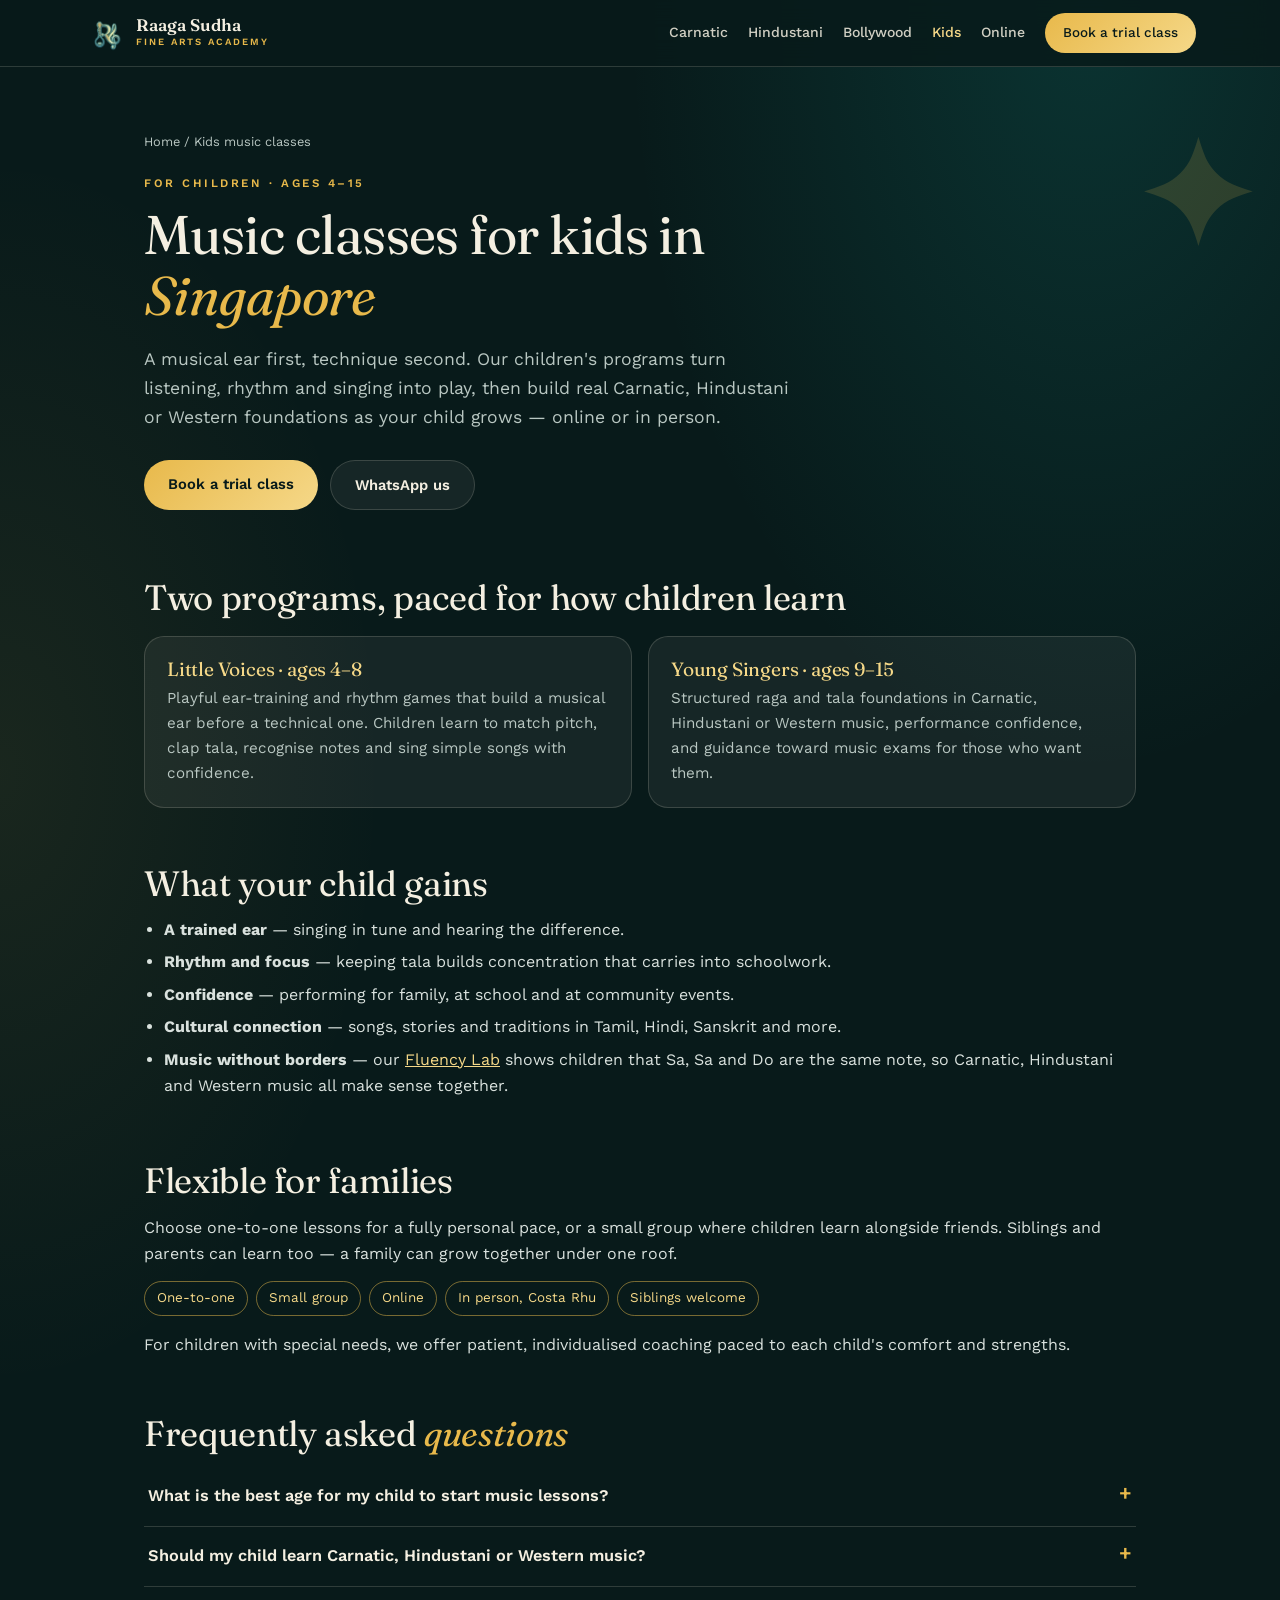
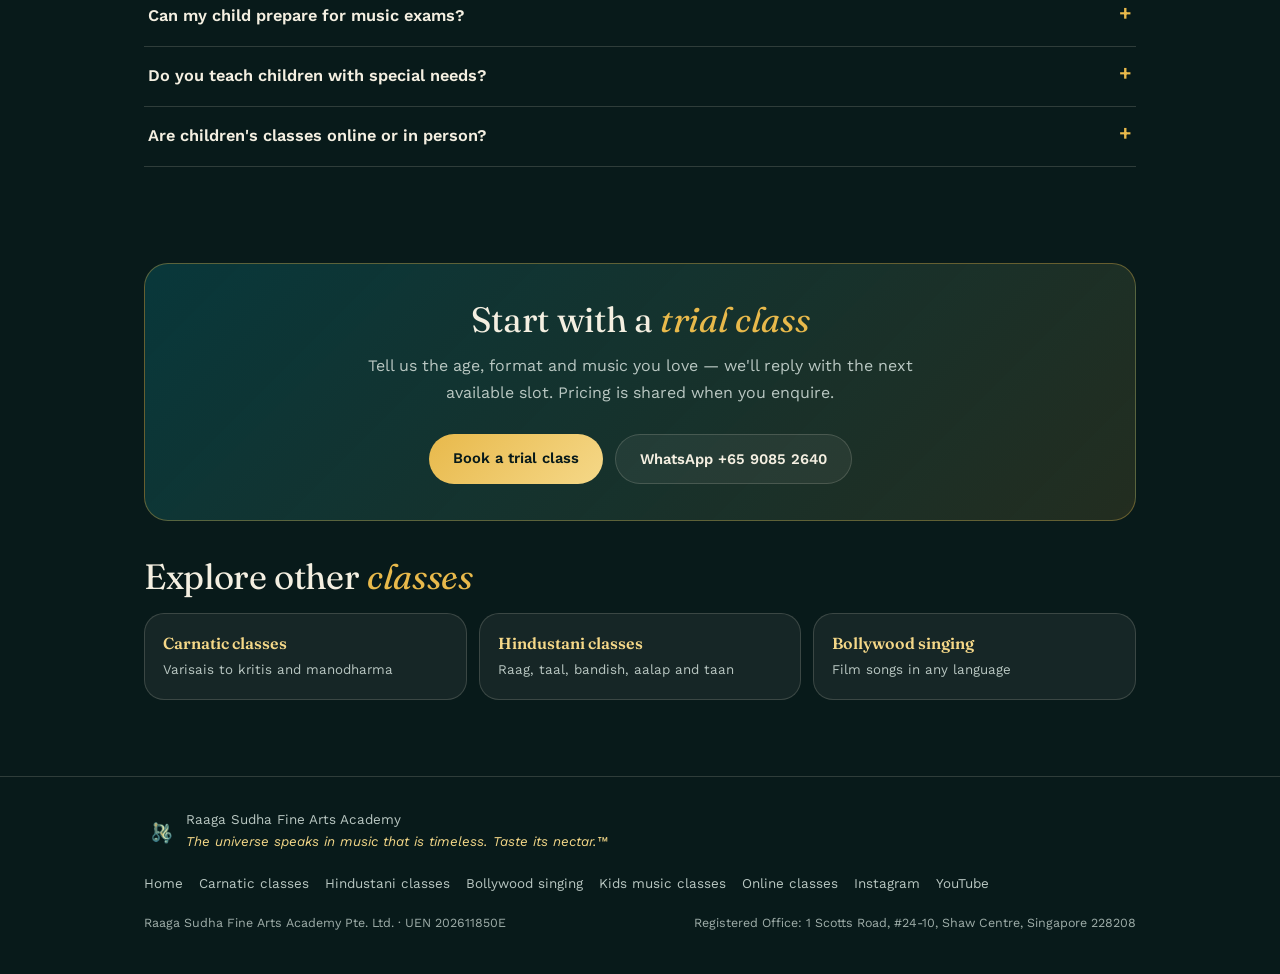
<file: kids-music-classes-singapore/index.html>
<!DOCTYPE html>
<html lang="en">
<head>
<!-- Google tag (gtag.js) -->
<script async src="https://www.googletagmanager.com/gtag/js?id=G-V64N5V9QJD"></script>
<script>
  window.dataLayer = window.dataLayer || [];
  function gtag(){dataLayer.push(arguments);}
  gtag('js', new Date());

  gtag('config', 'G-V64N5V9QJD');
</script>
<!-- Microsoft Clarity (heatmaps and session recordings) -->
<script type="text/javascript">
    (function(c,l,a,r,i,t,y){
        c[a]=c[a]||function(){(c[a].q=c[a].q||[]).push(arguments)};
        t=l.createElement(r);t.async=1;t.src="https://www.clarity.ms/tag/"+i;
        y=l.getElementsByTagName(r)[0];y.parentNode.insertBefore(t,y);
    })(window, document, "clarity", "script", "z2lc5nm26w");
</script>
<meta charset="UTF-8">
<meta name="viewport" content="width=device-width, initial-scale=1.0">
<title>Music Classes for Kids in Singapore — Indian Classical &amp; Singing, Ages 4–15 | Raaga Sudha</title>
<meta name="description" content="Singing and Indian classical music classes for children in Singapore. Little Voices (4–8) and Young Singers (9–15): ear training, rhythm, raga and tala foundations. Book a trial class.">
<link rel="canonical" href="https://raagasudha.academy/kids-music-classes-singapore/">
<meta name="robots" content="index, follow, max-image-preview:large">
<meta name="theme-color" content="#081A1A">
<link rel="icon" type="image/png" href="/logo.PNG">
<link rel="apple-touch-icon" href="/logo.PNG">
<meta property="og:type" content="website">
<meta property="og:site_name" content="Raaga Sudha Fine Arts Academy">
<meta property="og:locale" content="en_SG">
<meta property="og:url" content="https://raagasudha.academy/kids-music-classes-singapore/">
<meta property="og:title" content="Music Classes for Kids in Singapore — Indian Classical &amp; Singing, Ages 4–15 | Raaga Sudha">
<meta property="og:description" content="Singing and Indian classical music classes for children in Singapore. Little Voices (4–8) and Young Singers (9–15): ear training, rhythm, raga and tala foundations. Book a trial class.">
<meta property="og:image" content="https://raagasudha.academy/og-image.jpg">
<meta property="og:image:width" content="1200">
<meta property="og:image:height" content="630">
<meta property="og:image:alt" content="Raaga Sudha Fine Arts Academy — music classes in Singapore for every age">
<meta name="twitter:card" content="summary_large_image">
<meta name="twitter:title" content="Music Classes for Kids in Singapore — Indian Classical &amp; Singing, Ages 4–15 | Raaga Sudha">
<meta name="twitter:description" content="Singing and Indian classical music classes for children in Singapore. Little Voices (4–8) and Young Singers (9–15): ear training, rhythm, raga and tala foundations. Book a trial class.">
<meta name="twitter:image" content="https://raagasudha.academy/og-image.jpg">
<link rel="preconnect" href="https://fonts.googleapis.com">
<link rel="preconnect" href="https://fonts.gstatic.com" crossorigin>
<link href="https://fonts.googleapis.com/css2?family=Fraunces:ital,opsz,wght@0,9..144,400;0,9..144,600;1,9..144,400&family=Work+Sans:wght@400;500;600&family=Noto+Sans+Devanagari:wght@600&family=Noto+Sans+Tamil:wght@600&display=swap" rel="stylesheet">
<link rel="stylesheet" href="/pages.css">
<script type="application/ld+json">
{
 "@context": "https://schema.org",
 "@graph": [
  {
   "@type": "WebPage",
   "@id": "https://raagasudha.academy/kids-music-classes-singapore/",
   "url": "https://raagasudha.academy/kids-music-classes-singapore/",
   "name": "Music Classes for Kids in Singapore — Indian Classical & Singing, Ages 4–15 | Raaga Sudha",
   "description": "Singing and Indian classical music classes for children in Singapore. Little Voices (4–8) and Young Singers (9–15): ear training, rhythm, raga and tala foundations. Book a trial class.",
   "isPartOf": {
    "@id": "https://raagasudha.academy/#website"
   },
   "about": {
    "@id": "https://raagasudha.academy/kids-music-classes-singapore/#course"
   },
   "inLanguage": "en-SG",
   "primaryImageOfPage": "https://raagasudha.academy/og-image.jpg"
  },
  {
   "@type": "BreadcrumbList",
   "itemListElement": [
    {
     "@type": "ListItem",
     "position": 1,
     "name": "Home",
     "item": "https://raagasudha.academy/"
    },
    {
     "@type": "ListItem",
     "position": 2,
     "name": "Kids music classes",
     "item": "https://raagasudha.academy/kids-music-classes-singapore/"
    }
   ]
  },
  {
   "@type": "Course",
   "@id": "https://raagasudha.academy/kids-music-classes-singapore/#course",
   "name": "Children's singing and Indian classical music classes",
   "description": "Little Voices (ages 4-8) and Young Singers (ages 9-15): ear training, rhythm games, singing in tune, raga and tala foundations and exam guidance, online or in person in Singapore.",
   "url": "https://raagasudha.academy/kids-music-classes-singapore/",
   "inLanguage": "en",
   "provider": {
    "@type": "MusicSchool",
    "@id": "https://raagasudha.academy/#academy",
    "name": "Raaga Sudha Fine Arts Academy",
    "url": "https://raagasudha.academy/"
   },
   "hasCourseInstance": [
    {
     "@type": "CourseInstance",
     "courseMode": "online"
    },
    {
     "@type": "CourseInstance",
     "courseMode": "onsite",
     "location": {
      "@type": "Place",
      "name": "Raaga Sudha studio, Costa Rhu",
      "address": {
       "@type": "PostalAddress",
       "addressLocality": "Singapore",
       "addressCountry": "SG"
      }
     }
    }
   ],
   "audience": {
    "@type": "EducationalAudience",
    "educationalRole": "student",
    "audienceType": "children aged 4 to 15"
   }
  },
  {
   "@type": "FAQPage",
   "mainEntity": [
    {
     "@type": "Question",
     "name": "What is the best age for my child to start music lessons?",
     "acceptedAnswer": {
      "@type": "Answer",
      "text": "Children can start from around age 4 in Little Voices, which is play-based. Children from 9 join Young Singers, with more structured raga and tala work. There is no wrong age to begin."
     }
    },
    {
     "@type": "Question",
     "name": "Should my child learn Carnatic, Hindustani or Western music?",
     "acceptedAnswer": {
      "@type": "Answer",
      "text": "Any of them, or a mix. We often start with a shared foundation of pitch and rhythm, then follow the music your child responds to. You can decide together after the trial class."
     }
    },
    {
     "@type": "Question",
     "name": "Can my child prepare for music exams?",
     "acceptedAnswer": {
      "@type": "Answer",
      "text": "Yes. Young Singers includes exam-track guidance, and we offer structured preparation toward music certification for students who want it."
     }
    },
    {
     "@type": "Question",
     "name": "Do you teach children with special needs?",
     "acceptedAnswer": {
      "@type": "Answer",
      "text": "Yes. We offer patient, individualised coaching for children with special needs, paced to their comfort and strengths. Please tell us about your child when you enquire."
     }
    },
    {
     "@type": "Question",
     "name": "Are children's classes online or in person?",
     "acceptedAnswer": {
      "@type": "Answer",
      "text": "Both. Classes run online and in person at our Costa Rhu studio in Singapore, one-to-one or in small groups."
     }
    }
   ]
  }
 ]
}
</script>
</head>
<body>
<header>
  <div class="nav">
    <a class="brand" href="/"><img src="/logo.PNG" alt="Raaga Sudha Fine Arts Academy logo" width="42" height="42"><span><b>Raaga Sudha</b><small>Fine Arts Academy</small></span></a>
    <nav class="nav-links" aria-label="Classes"><a href="/carnatic-music-classes-singapore/">Carnatic</a><a href="/hindustani-vocal-classes-singapore/">Hindustani</a><a href="/bollywood-singing-classes-singapore/">Bollywood</a><a href="/kids-music-classes-singapore/" aria-current="page">Kids</a><a href="/online-indian-music-classes/">Online</a><a class="btn btn-solid" href="/#enquire">Book a trial class</a></nav>
  </div>
</header>
<main>
  <section class="hero">
    <div class="wrap">
      <span class="hero-glyph" aria-hidden="true" style="font-family:var(--display)">✦</span>
      <nav class="crumbs" aria-label="Breadcrumb"><a href="/">Home</a> / <span>Kids music classes</span></nav>
      <p class="kicker">For children · ages 4–15</p>
      <h1>Music classes for kids in <em>Singapore</em></h1>
      <p class="lede">A musical ear first, technique second. Our children's programs turn listening, rhythm and singing into play, then build real Carnatic, Hindustani or Western foundations as your child grows — online or in person.</p>
      <div class="ctas">
        <a class="btn btn-solid" href="/#enquire">Book a trial class</a>
        <a class="btn btn-ghost" href="https://wa.me/6590852640?text=Hi%20Raaga%20Sudha%2C%20I%20would%20like%20to%20know%20more%20about%20music%20classes%20for%20my%20child." target="_blank" rel="noopener">WhatsApp us</a>
      </div>
    </div>
  </section>

<section class="prose">
  <div class="wrap">
    <h2>Two programs, paced for how children learn</h2>
    <div class="grid">
      <div class="card glass"><h3>Little Voices · ages 4–8</h3><p>Playful ear-training and rhythm games that build a musical ear before a technical one. Children learn to match pitch, clap tala, recognise notes and sing simple songs with confidence.</p></div>
      <div class="card glass"><h3>Young Singers · ages 9–15</h3><p>Structured raga and tala foundations in Carnatic, Hindustani or Western music, performance confidence, and guidance toward music exams for those who want them.</p></div>
    </div>
  </div>
</section>

<section class="prose">
  <div class="wrap">
    <h2>What your child gains</h2>
    <ul>
      <li><b>A trained ear</b> — singing in tune and hearing the difference.</li>
      <li><b>Rhythm and focus</b> — keeping tala builds concentration that carries into schoolwork.</li>
      <li><b>Confidence</b> — performing for family, at school and at community events.</li>
      <li><b>Cultural connection</b> — songs, stories and traditions in Tamil, Hindi, Sanskrit and more.</li>
      <li><b>Music without borders</b> — our <a href="/#instruments">Fluency Lab</a> shows children that Sa, Sa and Do are the same note, so Carnatic, Hindustani and Western music all make sense together.</li>
    </ul>
  </div>
</section>

<section class="prose">
  <div class="wrap">
    <h2>Flexible for families</h2>
    <p>Choose one-to-one lessons for a fully personal pace, or a small group where children learn alongside friends. Siblings and parents can learn too — a family can grow together under one roof.</p>
    <div class="pills"><span>One-to-one</span><span>Small group</span><span>Online</span><span>In person, Costa Rhu</span><span>Siblings welcome</span></div>
    <p style="margin-top:16px">For children with special needs, we offer patient, individualised coaching paced to each child's comfort and strengths.</p>
  </div>
</section>

  <section class="faq">
    <div class="wrap">
      <h2>Frequently asked <em>questions</em></h2>
      <details><summary>What is the best age for my child to start music lessons?</summary><p>Children can start from around age 4 in Little Voices, which is play-based. Children from 9 join Young Singers, with more structured raga and tala work. There is no wrong age to begin.</p></details><details><summary>Should my child learn Carnatic, Hindustani or Western music?</summary><p>Any of them, or a mix. We often start with a shared foundation of pitch and rhythm, then follow the music your child responds to. You can decide together after the trial class.</p></details><details><summary>Can my child prepare for music exams?</summary><p>Yes. Young Singers includes exam-track guidance, and we offer structured preparation toward music certification for students who want it.</p></details><details><summary>Do you teach children with special needs?</summary><p>Yes. We offer patient, individualised coaching for children with special needs, paced to their comfort and strengths. Please tell us about your child when you enquire.</p></details><details><summary>Are children&#x27;s classes online or in person?</summary><p>Both. Classes run online and in person at our Costa Rhu studio in Singapore, one-to-one or in small groups.</p></details>
    </div>
  </section>

  <section>
    <div class="wrap">
      <div class="cta-band">
        <h2>Start with a <em>trial class</em></h2>
        <p>Tell us the age, format and music you love — we'll reply with the next available slot. Pricing is shared when you enquire.</p>
        <div class="ctas">
          <a class="btn btn-solid" href="/#enquire">Book a trial class</a>
          <a class="btn btn-ghost" href="https://wa.me/6590852640?text=Hi%20Raaga%20Sudha%2C%20I%20would%20like%20to%20know%20more%20about%20music%20classes%20for%20my%20child." target="_blank" rel="noopener">WhatsApp +65 9085 2640</a>
        </div>
      </div>
      <h2 style="margin-top:36px">Explore other <em>classes</em></h2>
      <div class="related"><a class="glass" href="/carnatic-music-classes-singapore/"><b>Carnatic classes</b><small>Varisais to kritis and manodharma</small></a><a class="glass" href="/hindustani-vocal-classes-singapore/"><b>Hindustani classes</b><small>Raag, taal, bandish, aalap and taan</small></a><a class="glass" href="/bollywood-singing-classes-singapore/"><b>Bollywood singing</b><small>Film songs in any language</small></a></div>
    </div>
  </section>
</main>
<footer>
  <div class="wrap">
    <div class="foot-top">
      <div class="foot-brand"><img src="/logo.PNG" alt="Raaga Sudha logo" width="32" height="32"><span>Raaga Sudha Fine Arts Academy<br><em style="color:var(--gold-soft)">The universe speaks in music that is timeless. Taste its nectar.™</em></span></div>
      <div class="foot-links"><a href="/">Home</a><a href="/carnatic-music-classes-singapore/">Carnatic classes</a><a href="/hindustani-vocal-classes-singapore/">Hindustani classes</a><a href="/bollywood-singing-classes-singapore/">Bollywood singing</a><a href="/kids-music-classes-singapore/">Kids music classes</a><a href="/online-indian-music-classes/">Online classes</a><a href="https://www.instagram.com/raagasudhafineartsacademy" target="_blank" rel="noopener">Instagram</a><a href="https://www.youtube.com/@raagasudha2026" target="_blank" rel="noopener">YouTube</a></div>
    </div>
    <div class="legal"><span>Raaga Sudha Fine Arts Academy Pte. Ltd. · UEN 202611850E</span><span>Registered Office: 1 Scotts Road, #24-10, Shaw Centre, Singapore 228208</span></div>
  </div>
</footer>
<script>
/* Google Analytics: contact clicks, trial-class buttons and FAQ opens on class pages */
(function(){
  if (typeof gtag !== 'function') return;
  var page = location.pathname.replace(/\//g, '') || 'home';
  document.addEventListener('click', function(e){
    var a = e.target.closest && e.target.closest('a');
    if (!a) return;
    var href = a.getAttribute('href') || '';
    if (href.indexOf('wa.me') !== -1) gtag('event', 'whatsapp_click', { link_url: href, page_name: page });
    else if (href.indexOf('mailto:') === 0) gtag('event', 'email_click', { link_url: href, page_name: page });
    else if (href.indexOf('instagram.com') !== -1) gtag('event', 'social_click', { platform: 'instagram', page_name: page });
    else if (href.indexOf('youtube.com') !== -1) gtag('event', 'social_click', { platform: 'youtube', page_name: page });
    else if (href === '/#enquire') gtag('event', 'trial_cta_click', { cta_text: (a.textContent || '').trim().slice(0, 60), page_name: page });
  }, true);
  document.querySelectorAll('.faq details').forEach(function(d){
    d.addEventListener('toggle', function(){
      if (d.open) gtag('event', 'faq_open', { question: d.querySelector('summary').textContent.trim().slice(0, 90), page_name: page });
    });
  });
})();
</script>
</body>
</html>
</file>
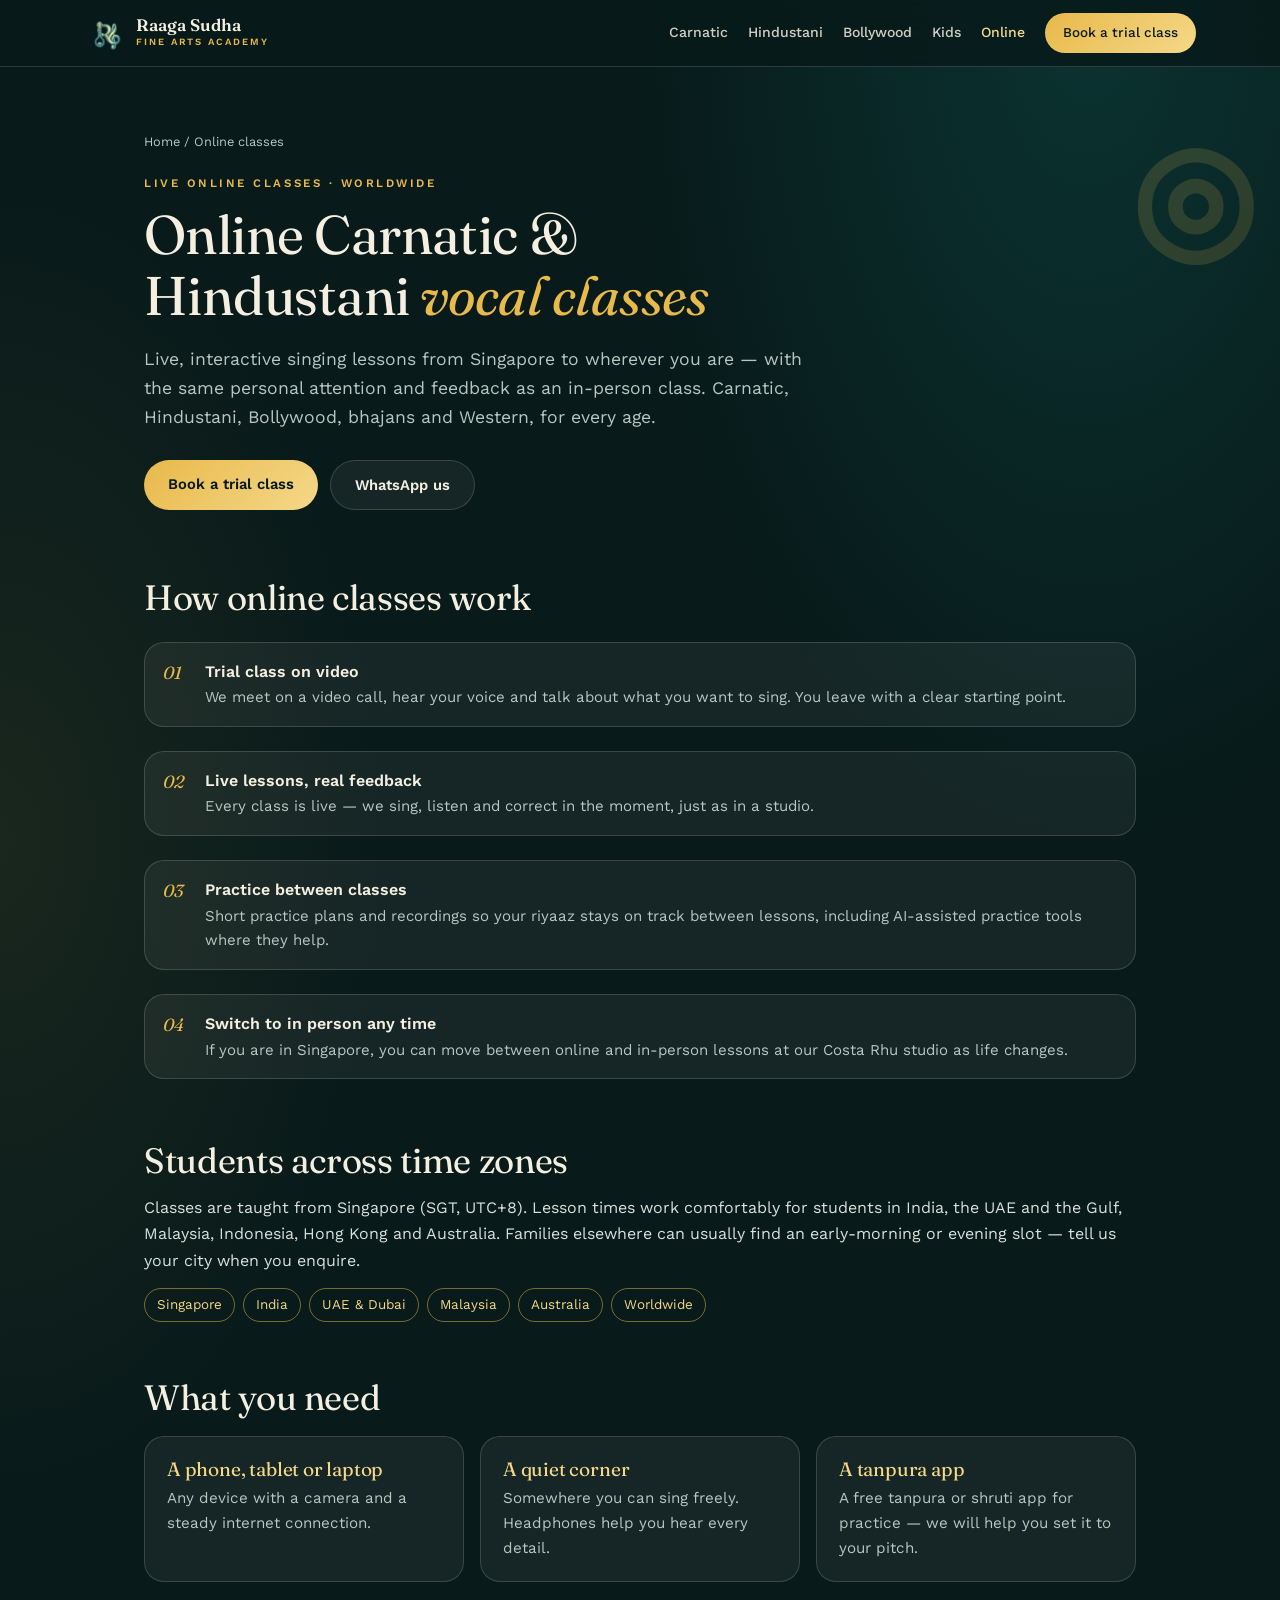
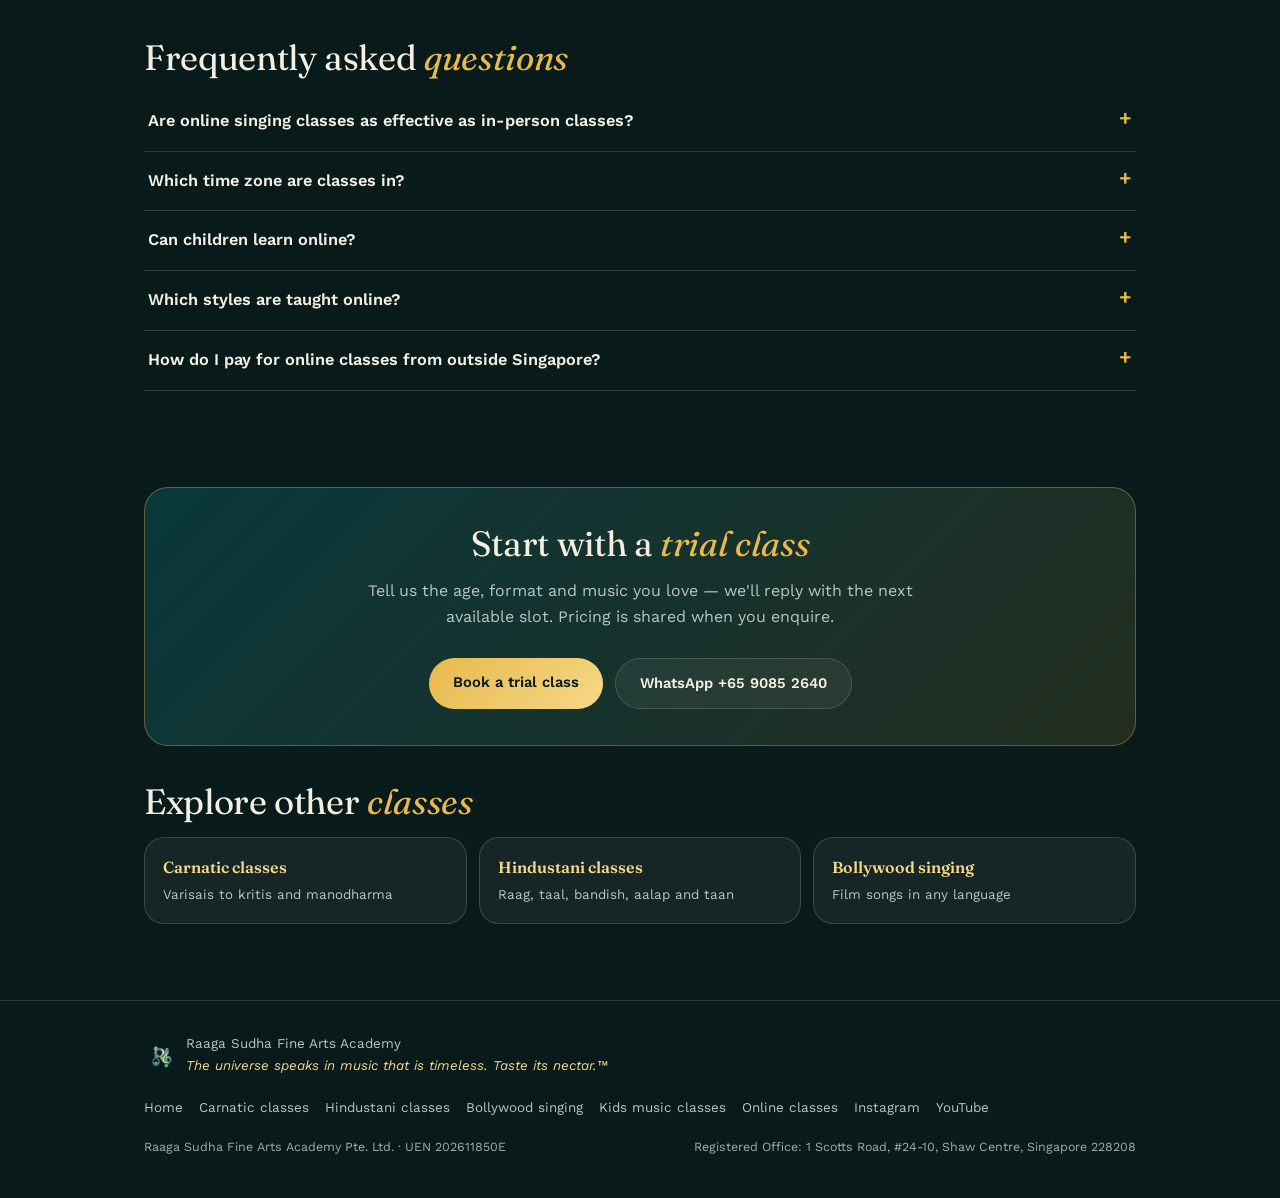
<file: online-indian-music-classes/index.html>
<!DOCTYPE html>
<html lang="en">
<head>
<!-- Google tag (gtag.js) -->
<script async src="https://www.googletagmanager.com/gtag/js?id=G-V64N5V9QJD"></script>
<script>
  window.dataLayer = window.dataLayer || [];
  function gtag(){dataLayer.push(arguments);}
  gtag('js', new Date());

  gtag('config', 'G-V64N5V9QJD');
</script>
<!-- Microsoft Clarity (heatmaps and session recordings) -->
<script type="text/javascript">
    (function(c,l,a,r,i,t,y){
        c[a]=c[a]||function(){(c[a].q=c[a].q||[]).push(arguments)};
        t=l.createElement(r);t.async=1;t.src="https://www.clarity.ms/tag/"+i;
        y=l.getElementsByTagName(r)[0];y.parentNode.insertBefore(t,y);
    })(window, document, "clarity", "script", "z2lc5nm26w");
</script>
<meta charset="UTF-8">
<meta name="viewport" content="width=device-width, initial-scale=1.0">
<title>Online Carnatic &amp; Hindustani Vocal Classes — Live 1-to-1 Lessons | Raaga Sudha</title>
<meta name="description" content="Live online Carnatic, Hindustani and Bollywood singing classes from Singapore, for students in India, the UAE, Australia and worldwide. One-to-one or group. Book a trial class.">
<link rel="canonical" href="https://raagasudha.academy/online-indian-music-classes/">
<meta name="robots" content="index, follow, max-image-preview:large">
<meta name="theme-color" content="#081A1A">
<link rel="icon" type="image/png" href="/logo.PNG">
<link rel="apple-touch-icon" href="/logo.PNG">
<meta property="og:type" content="website">
<meta property="og:site_name" content="Raaga Sudha Fine Arts Academy">
<meta property="og:locale" content="en_SG">
<meta property="og:url" content="https://raagasudha.academy/online-indian-music-classes/">
<meta property="og:title" content="Online Carnatic &amp; Hindustani Vocal Classes — Live 1-to-1 Lessons | Raaga Sudha">
<meta property="og:description" content="Live online Carnatic, Hindustani and Bollywood singing classes from Singapore, for students in India, the UAE, Australia and worldwide. One-to-one or group. Book a trial class.">
<meta property="og:image" content="https://raagasudha.academy/og-image.jpg">
<meta property="og:image:width" content="1200">
<meta property="og:image:height" content="630">
<meta property="og:image:alt" content="Raaga Sudha Fine Arts Academy — music classes in Singapore for every age">
<meta name="twitter:card" content="summary_large_image">
<meta name="twitter:title" content="Online Carnatic &amp; Hindustani Vocal Classes — Live 1-to-1 Lessons | Raaga Sudha">
<meta name="twitter:description" content="Live online Carnatic, Hindustani and Bollywood singing classes from Singapore, for students in India, the UAE, Australia and worldwide. One-to-one or group. Book a trial class.">
<meta name="twitter:image" content="https://raagasudha.academy/og-image.jpg">
<link rel="preconnect" href="https://fonts.googleapis.com">
<link rel="preconnect" href="https://fonts.gstatic.com" crossorigin>
<link href="https://fonts.googleapis.com/css2?family=Fraunces:ital,opsz,wght@0,9..144,400;0,9..144,600;1,9..144,400&family=Work+Sans:wght@400;500;600&family=Noto+Sans+Devanagari:wght@600&family=Noto+Sans+Tamil:wght@600&display=swap" rel="stylesheet">
<link rel="stylesheet" href="/pages.css">
<script type="application/ld+json">
{
 "@context": "https://schema.org",
 "@graph": [
  {
   "@type": "WebPage",
   "@id": "https://raagasudha.academy/online-indian-music-classes/",
   "url": "https://raagasudha.academy/online-indian-music-classes/",
   "name": "Online Carnatic & Hindustani Vocal Classes — Live 1-to-1 Lessons | Raaga Sudha",
   "description": "Live online Carnatic, Hindustani and Bollywood singing classes from Singapore, for students in India, the UAE, Australia and worldwide. One-to-one or group. Book a trial class.",
   "isPartOf": {
    "@id": "https://raagasudha.academy/#website"
   },
   "about": {
    "@id": "https://raagasudha.academy/online-indian-music-classes/#course"
   },
   "inLanguage": "en-SG",
   "primaryImageOfPage": "https://raagasudha.academy/og-image.jpg"
  },
  {
   "@type": "BreadcrumbList",
   "itemListElement": [
    {
     "@type": "ListItem",
     "position": 1,
     "name": "Home",
     "item": "https://raagasudha.academy/"
    },
    {
     "@type": "ListItem",
     "position": 2,
     "name": "Online classes",
     "item": "https://raagasudha.academy/online-indian-music-classes/"
    }
   ]
  },
  {
   "@type": "Course",
   "@id": "https://raagasudha.academy/online-indian-music-classes/#course",
   "name": "Online Indian classical vocal classes",
   "description": "Live online one-to-one and group vocal classes in Carnatic, Hindustani, Bollywood and light music, taught from Singapore for students worldwide.",
   "url": "https://raagasudha.academy/online-indian-music-classes/",
   "inLanguage": "en",
   "provider": {
    "@type": "MusicSchool",
    "@id": "https://raagasudha.academy/#academy",
    "name": "Raaga Sudha Fine Arts Academy",
    "url": "https://raagasudha.academy/"
   },
   "hasCourseInstance": [
    {
     "@type": "CourseInstance",
     "courseMode": "online"
    }
   ]
  },
  {
   "@type": "FAQPage",
   "mainEntity": [
    {
     "@type": "Question",
     "name": "Are online singing classes as effective as in-person classes?",
     "acceptedAnswer": {
      "@type": "Answer",
      "text": "For most students, yes. Lessons are live and interactive, so we hear and correct your singing in real time. Many students learn entirely online."
     }
    },
    {
     "@type": "Question",
     "name": "Which time zone are classes in?",
     "acceptedAnswer": {
      "@type": "Answer",
      "text": "Classes are taught from Singapore (UTC+8). Slots suit students in India, the UAE, Southeast Asia and Australia, and we can usually find early-morning or evening times for other regions."
     }
    },
    {
     "@type": "Question",
     "name": "Can children learn online?",
     "acceptedAnswer": {
      "@type": "Answer",
      "text": "Yes. Younger children do best with a parent nearby for the first few classes. Lessons are kept short and playful for ages 4–8."
     }
    },
    {
     "@type": "Question",
     "name": "Which styles are taught online?",
     "acceptedAnswer": {
      "@type": "Answer",
      "text": "All of them: Carnatic, Hindustani, Bollywood and light music, devotional bhajans and Western singing."
     }
    },
    {
     "@type": "Question",
     "name": "How do I pay for online classes from outside Singapore?",
     "acceptedAnswer": {
      "@type": "Answer",
      "text": "We accept international payments. Details, along with current pricing, are shared when you enquire."
     }
    }
   ]
  }
 ]
}
</script>
</head>
<body>
<header>
  <div class="nav">
    <a class="brand" href="/"><img src="/logo.PNG" alt="Raaga Sudha Fine Arts Academy logo" width="42" height="42"><span><b>Raaga Sudha</b><small>Fine Arts Academy</small></span></a>
    <nav class="nav-links" aria-label="Classes"><a href="/carnatic-music-classes-singapore/">Carnatic</a><a href="/hindustani-vocal-classes-singapore/">Hindustani</a><a href="/bollywood-singing-classes-singapore/">Bollywood</a><a href="/kids-music-classes-singapore/">Kids</a><a href="/online-indian-music-classes/" aria-current="page">Online</a><a class="btn btn-solid" href="/#enquire">Book a trial class</a></nav>
  </div>
</header>
<main>
  <section class="hero">
    <div class="wrap">
      <span class="hero-glyph" aria-hidden="true" style="font-family:var(--display)">◎</span>
      <nav class="crumbs" aria-label="Breadcrumb"><a href="/">Home</a> / <span>Online classes</span></nav>
      <p class="kicker">Live online classes · worldwide</p>
      <h1>Online Carnatic & Hindustani <em>vocal classes</em></h1>
      <p class="lede">Live, interactive singing lessons from Singapore to wherever you are — with the same personal attention and feedback as an in-person class. Carnatic, Hindustani, Bollywood, bhajans and Western, for every age.</p>
      <div class="ctas">
        <a class="btn btn-solid" href="/#enquire">Book a trial class</a>
        <a class="btn btn-ghost" href="https://wa.me/6590852640?text=Hi%20Raaga%20Sudha%2C%20I%20would%20like%20to%20know%20more%20about%20online%20singing%20classes." target="_blank" rel="noopener">WhatsApp us</a>
      </div>
    </div>
  </section>

<section class="prose">
  <div class="wrap">
    <h2>How online classes work</h2>
    <ol class="stage-list">
      <li class="glass"><b>Trial class on video</b><span>We meet on a video call, hear your voice and talk about what you want to sing. You leave with a clear starting point.</span></li>
      <li class="glass"><b>Live lessons, real feedback</b><span>Every class is live — we sing, listen and correct in the moment, just as in a studio.</span></li>
      <li class="glass"><b>Practice between classes</b><span>Short practice plans and recordings so your riyaaz stays on track between lessons, including AI-assisted practice tools where they help.</span></li>
      <li class="glass"><b>Switch to in person any time</b><span>If you are in Singapore, you can move between online and in-person lessons at our Costa Rhu studio as life changes.</span></li>
    </ol>
  </div>
</section>

<section class="prose">
  <div class="wrap">
    <h2>Students across time zones</h2>
    <p>Classes are taught from Singapore (SGT, UTC+8). Lesson times work comfortably for students in India, the UAE and the Gulf, Malaysia, Indonesia, Hong Kong and Australia. Families elsewhere can usually find an early-morning or evening slot — tell us your city when you enquire.</p>
    <div class="pills"><span>Singapore</span><span>India</span><span>UAE & Dubai</span><span>Malaysia</span><span>Australia</span><span>Worldwide</span></div>
  </div>
</section>

<section class="prose">
  <div class="wrap">
    <h2>What you need</h2>
    <div class="grid">
      <div class="card glass"><h3>A phone, tablet or laptop</h3><p>Any device with a camera and a steady internet connection.</p></div>
      <div class="card glass"><h3>A quiet corner</h3><p>Somewhere you can sing freely. Headphones help you hear every detail.</p></div>
      <div class="card glass"><h3>A tanpura app</h3><p>A free tanpura or shruti app for practice — we will help you set it to your pitch.</p></div>
    </div>
  </div>
</section>

  <section class="faq">
    <div class="wrap">
      <h2>Frequently asked <em>questions</em></h2>
      <details><summary>Are online singing classes as effective as in-person classes?</summary><p>For most students, yes. Lessons are live and interactive, so we hear and correct your singing in real time. Many students learn entirely online.</p></details><details><summary>Which time zone are classes in?</summary><p>Classes are taught from Singapore (UTC+8). Slots suit students in India, the UAE, Southeast Asia and Australia, and we can usually find early-morning or evening times for other regions.</p></details><details><summary>Can children learn online?</summary><p>Yes. Younger children do best with a parent nearby for the first few classes. Lessons are kept short and playful for ages 4–8.</p></details><details><summary>Which styles are taught online?</summary><p>All of them: Carnatic, Hindustani, Bollywood and light music, devotional bhajans and Western singing.</p></details><details><summary>How do I pay for online classes from outside Singapore?</summary><p>We accept international payments. Details, along with current pricing, are shared when you enquire.</p></details>
    </div>
  </section>

  <section>
    <div class="wrap">
      <div class="cta-band">
        <h2>Start with a <em>trial class</em></h2>
        <p>Tell us the age, format and music you love — we'll reply with the next available slot. Pricing is shared when you enquire.</p>
        <div class="ctas">
          <a class="btn btn-solid" href="/#enquire">Book a trial class</a>
          <a class="btn btn-ghost" href="https://wa.me/6590852640?text=Hi%20Raaga%20Sudha%2C%20I%20would%20like%20to%20know%20more%20about%20online%20singing%20classes." target="_blank" rel="noopener">WhatsApp +65 9085 2640</a>
        </div>
      </div>
      <h2 style="margin-top:36px">Explore other <em>classes</em></h2>
      <div class="related"><a class="glass" href="/carnatic-music-classes-singapore/"><b>Carnatic classes</b><small>Varisais to kritis and manodharma</small></a><a class="glass" href="/hindustani-vocal-classes-singapore/"><b>Hindustani classes</b><small>Raag, taal, bandish, aalap and taan</small></a><a class="glass" href="/bollywood-singing-classes-singapore/"><b>Bollywood singing</b><small>Film songs in any language</small></a></div>
    </div>
  </section>
</main>
<footer>
  <div class="wrap">
    <div class="foot-top">
      <div class="foot-brand"><img src="/logo.PNG" alt="Raaga Sudha logo" width="32" height="32"><span>Raaga Sudha Fine Arts Academy<br><em style="color:var(--gold-soft)">The universe speaks in music that is timeless. Taste its nectar.™</em></span></div>
      <div class="foot-links"><a href="/">Home</a><a href="/carnatic-music-classes-singapore/">Carnatic classes</a><a href="/hindustani-vocal-classes-singapore/">Hindustani classes</a><a href="/bollywood-singing-classes-singapore/">Bollywood singing</a><a href="/kids-music-classes-singapore/">Kids music classes</a><a href="/online-indian-music-classes/">Online classes</a><a href="https://www.instagram.com/raagasudhafineartsacademy" target="_blank" rel="noopener">Instagram</a><a href="https://www.youtube.com/@raagasudha2026" target="_blank" rel="noopener">YouTube</a></div>
    </div>
    <div class="legal"><span>Raaga Sudha Fine Arts Academy Pte. Ltd. · UEN 202611850E</span><span>Registered Office: 1 Scotts Road, #24-10, Shaw Centre, Singapore 228208</span></div>
  </div>
</footer>
<script>
/* Google Analytics: contact clicks, trial-class buttons and FAQ opens on class pages */
(function(){
  if (typeof gtag !== 'function') return;
  var page = location.pathname.replace(/\//g, '') || 'home';
  document.addEventListener('click', function(e){
    var a = e.target.closest && e.target.closest('a');
    if (!a) return;
    var href = a.getAttribute('href') || '';
    if (href.indexOf('wa.me') !== -1) gtag('event', 'whatsapp_click', { link_url: href, page_name: page });
    else if (href.indexOf('mailto:') === 0) gtag('event', 'email_click', { link_url: href, page_name: page });
    else if (href.indexOf('instagram.com') !== -1) gtag('event', 'social_click', { platform: 'instagram', page_name: page });
    else if (href.indexOf('youtube.com') !== -1) gtag('event', 'social_click', { platform: 'youtube', page_name: page });
    else if (href === '/#enquire') gtag('event', 'trial_cta_click', { cta_text: (a.textContent || '').trim().slice(0, 60), page_name: page });
  }, true);
  document.querySelectorAll('.faq details').forEach(function(d){
    d.addEventListener('toggle', function(){
      if (d.open) gtag('event', 'faq_open', { question: d.querySelector('summary').textContent.trim().slice(0, 90), page_name: page });
    });
  });
})();
</script>
</body>
</html>
</file>
<file: pages.css>
/* Raaga Sudha — shared styles for class pages (matches homepage tokens) */
:root{
  --ink:#081A1A; --ink-2:#0D2626; --teal:#17B8AC; --teal-deep:#0A5C63;
  --gold:#E8B94B; --gold-soft:#F5D888; --ivory:#F4EFE1; --ivory-dim:#B9C7C2;
  --glass:rgba(244,239,225,0.06); --glass-line:rgba(244,239,225,0.16);
  --display:'Fraunces', serif; --body:'Work Sans', sans-serif;
}
*{box-sizing:border-box; margin:0; padding:0;}
html{scroll-behavior:smooth;}
body{
  background:
    radial-gradient(ellipse 60% 50% at 85% 0%, rgba(23,184,172,.16), transparent 60%),
    radial-gradient(ellipse 50% 40% at 0% 30%, rgba(232,185,75,.08), transparent 60%),
    var(--ink);
  color:var(--ivory); font-family:var(--body); line-height:1.65;
  -webkit-font-smoothing:antialiased; overflow-x:hidden;
}
img{max-width:100%; display:block;}
a{color:var(--gold-soft);}
a:focus-visible, button:focus-visible, summary:focus-visible{outline:2px solid var(--gold); outline-offset:3px;}
.wrap{max-width:1040px; margin:0 auto; padding:0 24px;}
.glass{background:var(--glass); border:1px solid var(--glass-line); border-radius:20px;}

/* header */
header{position:sticky; top:0; z-index:20; background:rgba(8,26,26,.86); backdrop-filter:blur(14px); -webkit-backdrop-filter:blur(14px); border-bottom:1px solid var(--glass-line);}
.nav{display:flex; align-items:center; justify-content:space-between; gap:16px; padding:12px 24px; max-width:1160px; margin:0 auto;}
.brand{display:flex; align-items:center; gap:10px; text-decoration:none; color:var(--ivory);}
.brand img{width:42px; height:42px; border-radius:10px;}
.brand b{font-family:var(--display); font-weight:600; font-size:1.05rem; line-height:1.1; display:block;}
.brand small{display:block; font-size:.6rem; letter-spacing:.2em; text-transform:uppercase; color:var(--gold); font-weight:600;}
.nav-links{display:flex; gap:20px; align-items:center; flex-wrap:wrap;}
.nav-links a{color:var(--ivory); text-decoration:none; font-size:.88rem; font-weight:500; opacity:.85;}
.nav-links a:hover, .nav-links a[aria-current="page"]{opacity:1; color:var(--gold-soft);}
.btn{display:inline-block; padding:12px 24px; border-radius:999px; font-weight:600; font-size:.92rem; text-decoration:none; transition:transform .2s ease, background .2s ease;}
.btn-solid{background:linear-gradient(135deg,var(--gold),var(--gold-soft)); color:var(--ink);}
.btn-solid:hover{transform:translateY(-2px);}
.btn-ghost{border:1px solid var(--glass-line); color:var(--ivory); background:var(--glass);}
.btn-ghost:hover{border-color:var(--gold);}
.nav .btn{padding:9px 18px; font-size:.84rem;}
@media (max-width:860px){ .nav-links a:not(.btn){display:none;} }

/* hero */
.hero{padding:64px 0 40px; position:relative;}
.crumbs{font-size:.8rem; color:var(--ivory-dim); margin-bottom:22px;}
.crumbs a{color:var(--ivory-dim); text-decoration:none;}
.crumbs a:hover{color:var(--gold-soft);}
.kicker{font-size:.72rem; letter-spacing:.22em; text-transform:uppercase; color:var(--gold); font-weight:600;}
h1,h2,h3{font-family:var(--display); font-weight:400; line-height:1.12; letter-spacing:-.01em;}
h1{font-size:clamp(2.2rem,5vw,3.4rem); margin:12px 0 18px; max-width:18ch;}
h1 em, h2 em{font-style:italic; color:var(--gold);}
.lede{font-size:1.1rem; color:var(--ivory-dim); max-width:60ch;}
.ctas{display:flex; gap:12px; flex-wrap:wrap; margin-top:28px;}
.hero-glyph{position:absolute; right:24px; top:56px; font-size:9rem; line-height:1; color:var(--gold); opacity:.16; font-weight:600; pointer-events:none;}
@media (max-width:760px){ .hero-glyph{display:none;} }

/* content */
section{padding:28px 0;}
h2{font-size:clamp(1.6rem,3vw,2.2rem); margin-bottom:14px;}
h3{font-size:1.2rem; color:var(--gold-soft); margin-bottom:6px;}
p + p{margin-top:12px;}
.prose p, .prose li{color:#D9E1DD; font-size:1rem;}
.prose ul{margin:12px 0 0 20px;}
.prose li{margin:6px 0;}
.grid{display:grid; grid-template-columns:repeat(auto-fit,minmax(240px,1fr)); gap:16px; margin-top:18px;}
.card{padding:22px 22px 20px;}
.card p{color:var(--ivory-dim); font-size:.95rem;}
.stage-list{counter-reset:s; list-style:none; margin-top:18px; display:grid; gap:12px;}
.stage-list li{counter-increment:s; padding:16px 18px 16px 60px; position:relative;}
.stage-list li::before{content:counter(s, decimal-leading-zero); position:absolute; left:18px; top:15px; font-family:var(--display); font-style:italic; color:var(--gold); font-size:1.1rem;}
.stage-list b{color:var(--ivory); font-weight:600;}
.stage-list span{display:block; color:var(--ivory-dim); font-size:.94rem;}
.pills{display:flex; flex-wrap:wrap; gap:8px; margin-top:14px;}
.pills span{border:1px solid rgba(232,185,75,.5); color:var(--gold-soft); border-radius:999px; padding:5px 12px; font-size:.84rem;}

/* FAQ */
.faq details{border-bottom:1px solid var(--glass-line); padding:16px 4px;}
.faq summary{cursor:pointer; font-weight:600; font-size:1.02rem; list-style:none; display:flex; justify-content:space-between; gap:16px;}
.faq summary::-webkit-details-marker{display:none;}
.faq summary::after{content:"+"; color:var(--gold); font-size:1.3rem; line-height:1;}
.faq details[open] summary::after{content:"–";}
.faq details p{margin-top:10px; color:var(--ivory-dim);}

/* CTA band */
.cta-band{margin:40px 0 20px; padding:36px 28px; text-align:center; background:linear-gradient(135deg, rgba(10,92,99,.45), rgba(232,185,75,.12)); border:1px solid rgba(232,185,75,.35); border-radius:24px;}
.cta-band p{color:var(--ivory-dim); max-width:56ch; margin:8px auto 0;}
.cta-band .ctas{justify-content:center;}

/* related */
.related{display:grid; grid-template-columns:repeat(auto-fit,minmax(200px,1fr)); gap:12px; margin-top:16px;}
.related a{display:block; padding:16px 18px; text-decoration:none; color:var(--ivory);}
.related a:hover{border-color:var(--gold);}
.related b{font-family:var(--display); font-weight:600; display:block; color:var(--gold-soft);}
.related small{color:var(--ivory-dim);}

/* footer */
footer{margin-top:48px; border-top:1px solid var(--glass-line); padding:32px 0 40px; font-size:.84rem; color:var(--ivory-dim);}
.foot-top{display:flex; justify-content:space-between; align-items:center; gap:20px; flex-wrap:wrap;}
.foot-brand{display:flex; align-items:center; gap:10px;}
.foot-brand img{width:32px; height:32px; border-radius:8px;}
.foot-links{display:flex; gap:16px; flex-wrap:wrap;}
.foot-links a{color:var(--ivory-dim); text-decoration:none;}
.foot-links a:hover{color:var(--gold-soft);}
.legal{margin-top:18px; display:flex; justify-content:space-between; gap:12px; flex-wrap:wrap; font-size:.78rem; opacity:.85;}
.nav-links a.btn{color:var(--ink); opacity:1;}
.nav-links a.btn:hover{color:var(--ink);}
</file>
